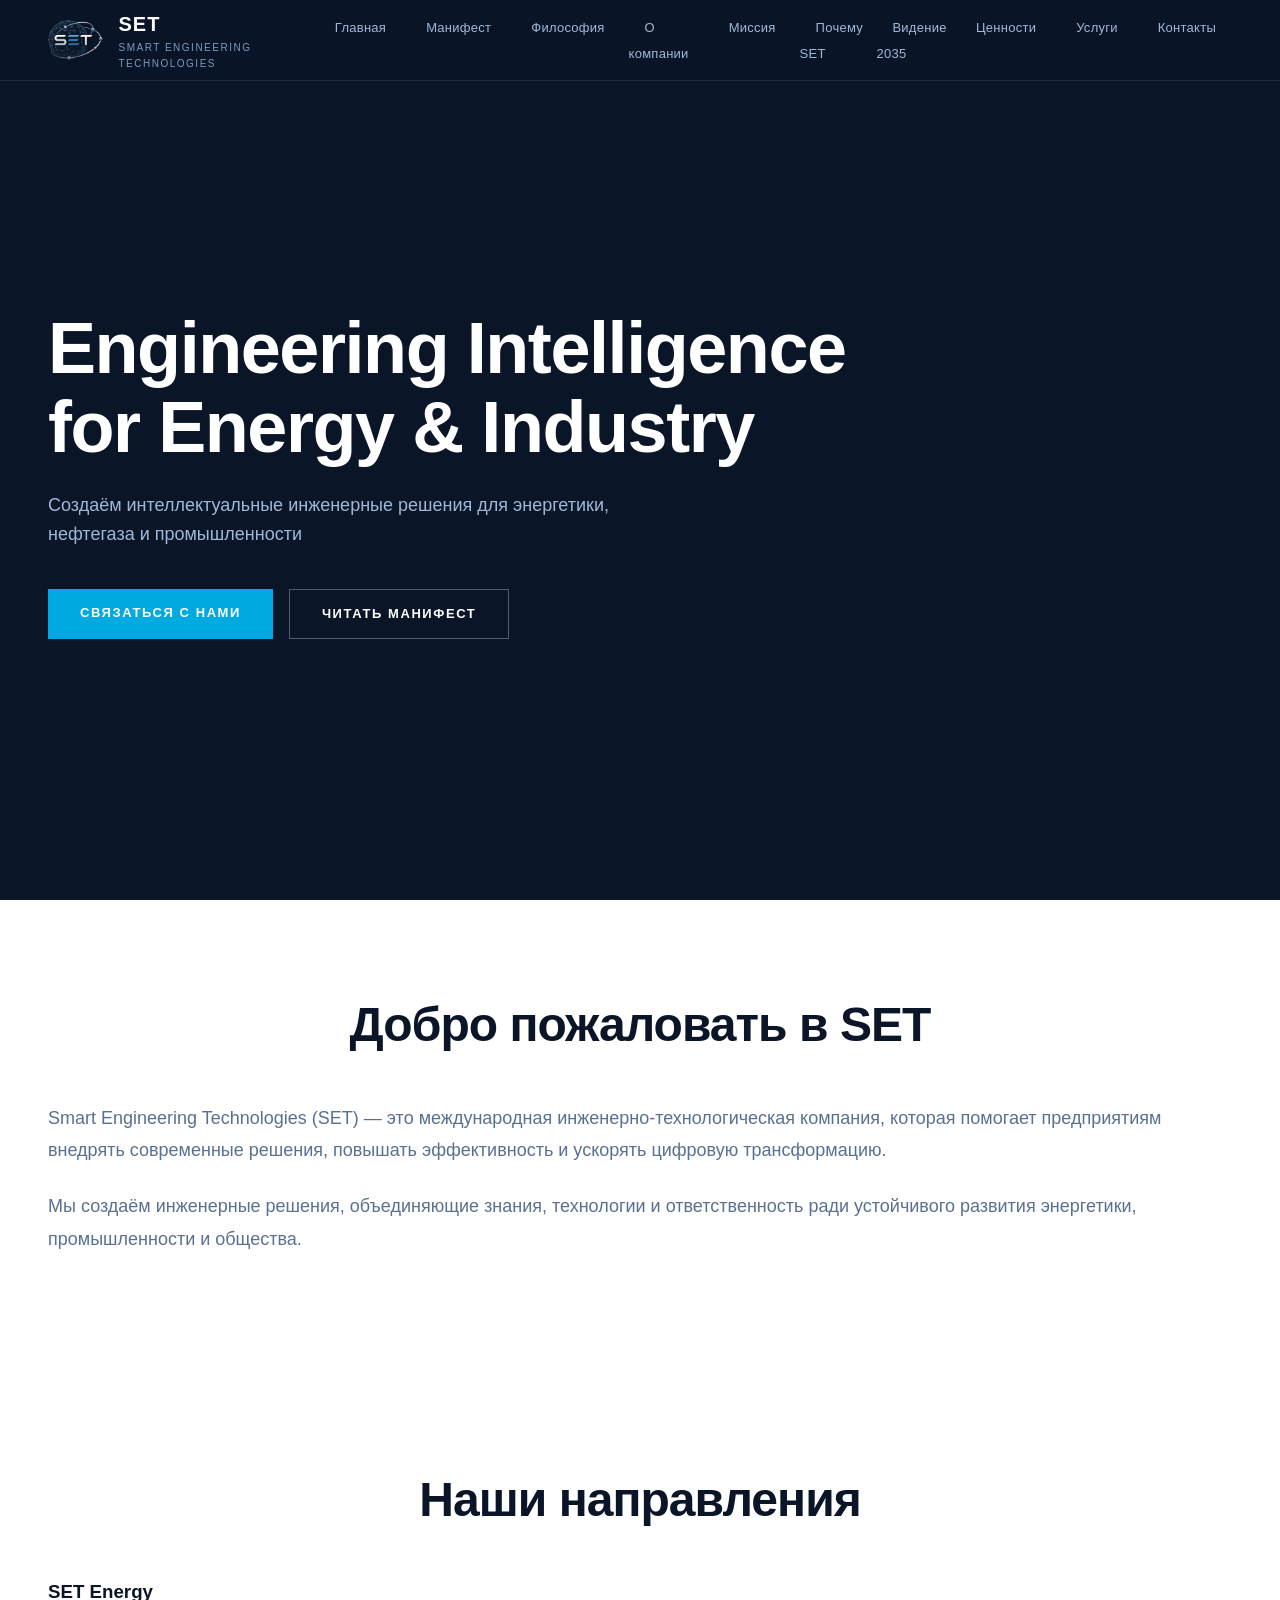
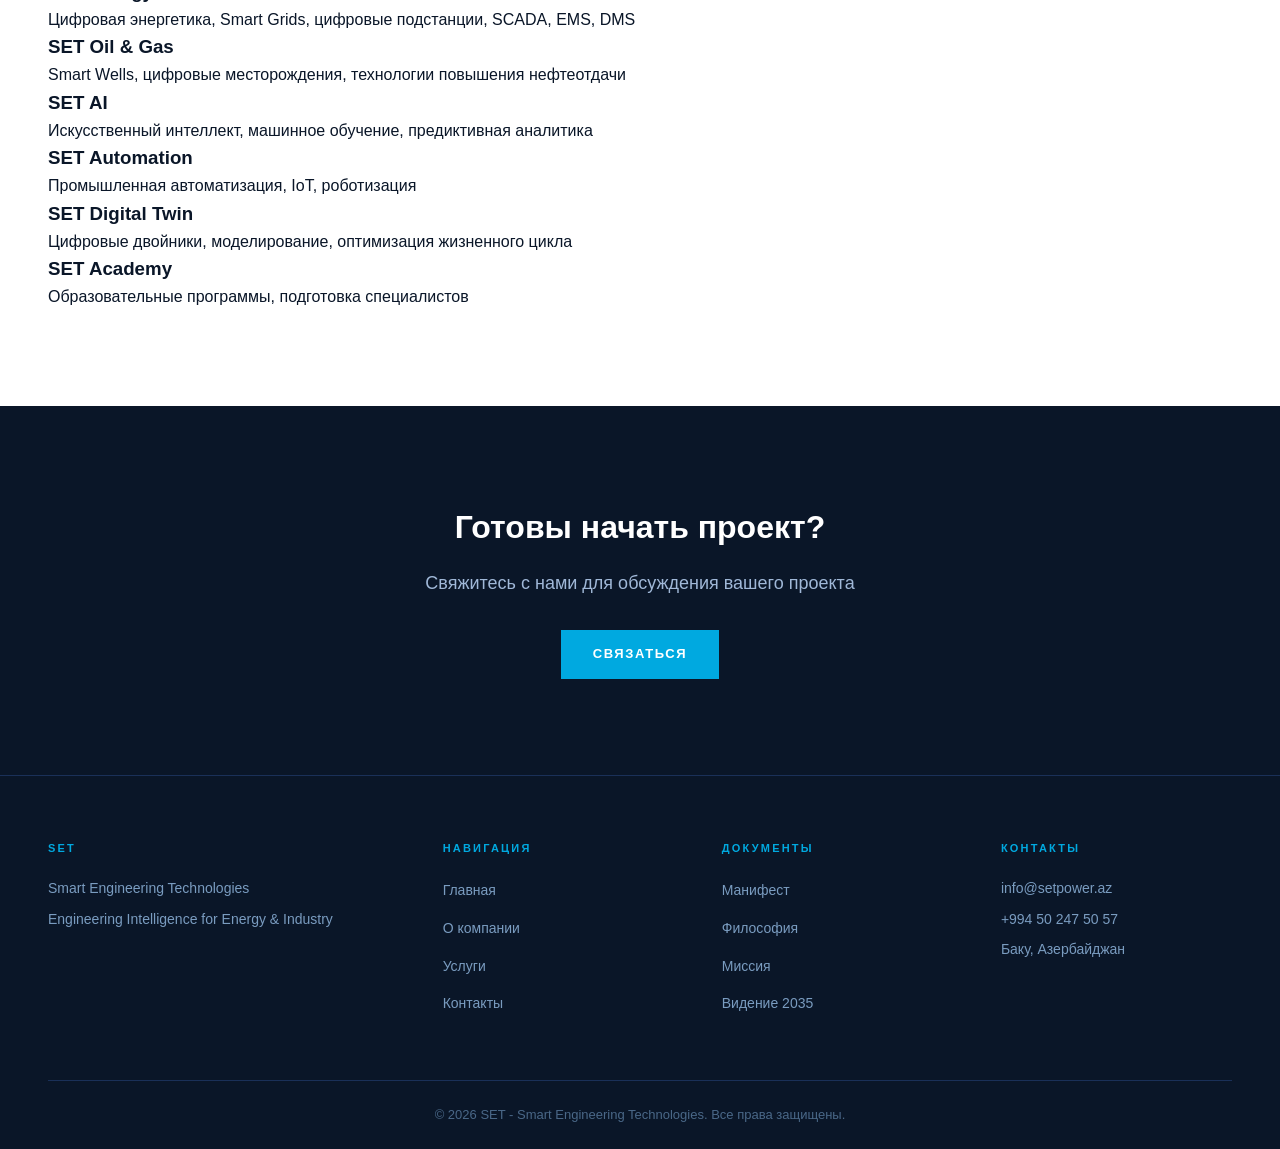
<file: index.html>
<!DOCTYPE html>
<html lang="ru">
<head>
    <meta charset="UTF-8">
    <meta name="viewport" content="width=device-width, initial-scale=1.0">
    <title>SET - Smart Engineering Technologies</title>
    <link rel="stylesheet" href="style.css">
</head>
<body>
    <!-- Navigation -->
    <nav class="navbar">
        <div class="container nav-container">
            <a href="index.html" class="logo">
                <img src="logo.png" alt="SET Logo" class="logo-img">
                <div class="logo-text">
                    <div class="logo-name">SET</div>
                    <div class="logo-subtitle">Smart Engineering Technologies</div>
                </div>
            </a>
            <button class="mobile-menu-btn" onclick="toggleMenu()">☰</button>
            <ul class="nav-links" id="navLinks">
                <li><a href="index.html">Главная</a></li>
                <li><a href="manifesto.html">Манифест</a></li>
                <li><a href="philosophy.html">Философия</a></li>
                <li><a href="about.html">О компании</a></li>
                <li><a href="mission.html">Миссия</a></li>
                <li><a href="why-set.html">Почему SET</a></li>
                <li><a href="vision-2035.html">Видение 2035</a></li>
                <li><a href="values.html">Ценности</a></li>
                <li><a href="services.html">Услуги</a></li>
                <li><a href="contact.html">Контакты</a></li>
            </ul>
        </div>
    </nav>

    <!-- Hero Section -->
    <section class="hero">
        <div class="hero-video-bg">
            <video autoplay muted loop playsinline>
                <source src="https://assets.mixkit.co/videos/preview/mixkit-digital-animation-of-futuristic-devices-99786-large.mp4" type="video/mp4">
            </video>
            <div class="hero-overlay"></div>
        </div>
        <div class="container hero-content">
            <h1 class="hero-title">Engineering Intelligence<br>for Energy & Industry</h1>
            <p class="hero-subtitle">Создаём интеллектуальные инженерные решения для энергетики, нефтегаза и промышленности</p>
            <div class="hero-buttons">
                <a href="contact.html" class="btn btn-primary">Связаться с нами</a>
                <a href="manifesto.html" class="btn btn-secondary">Читать манифест</a>
            </div>
        </div>
    </section>

    <!-- Welcome Section -->
    <section class="section welcome-section">
        <div class="container">
            <h2 class="section-title">Добро пожаловать в SET</h2>
            <p class="section-text">
                Smart Engineering Technologies (SET) — это международная инженерно-технологическая компания, 
                которая помогает предприятиям внедрять современные решения, повышать эффективность и ускорять 
                цифровую трансформацию.
            </p>
            <p class="section-text">
                Мы создаём инженерные решения, объединяющие знания, технологии и ответственность ради 
                устойчивого развития энергетики, промышленности и общества.
            </p>
        </div>
    </section>

    <!-- Key Directions -->
    <section class="section directions-section">
        <div class="container">
            <h2 class="section-title">Наши направления</h2>
            <div class="directions-grid">
                <div class="direction-card">
                    <h3>SET Energy</h3>
                    <p>Цифровая энергетика, Smart Grids, цифровые подстанции, SCADA, EMS, DMS</p>
                </div>
                <div class="direction-card">
                    <h3>SET Oil & Gas</h3>
                    <p>Smart Wells, цифровые месторождения, технологии повышения нефтеотдачи</p>
                </div>
                <div class="direction-card">
                    <h3>SET AI</h3>
                    <p>Искусственный интеллект, машинное обучение, предиктивная аналитика</p>
                </div>
                <div class="direction-card">
                    <h3>SET Automation</h3>
                    <p>Промышленная автоматизация, IoT, роботизация</p>
                </div>
                <div class="direction-card">
                    <h3>SET Digital Twin</h3>
                    <p>Цифровые двойники, моделирование, оптимизация жизненного цикла</p>
                </div>
                <div class="direction-card">
                    <h3>SET Academy</h3>
                    <p>Образовательные программы, подготовка специалистов</p>
                </div>
            </div>
        </div>
    </section>

    <!-- Call to Action -->
    <section class="section cta-section">
        <div class="container">
            <h2 class="cta-title">Готовы начать проект?</h2>
            <p class="cta-text">Свяжитесь с нами для обсуждения вашего проекта</p>
            <a href="contact.html" class="btn btn-primary">Связаться</a>
        </div>
    </section>

    <!-- Footer -->
    <footer class="footer">
        <div class="container">
            <div class="footer-content">
                <div class="footer-section">
                    <h4>SET</h4>
                    <p>Smart Engineering Technologies</p>
                    <p>Engineering Intelligence for Energy & Industry</p>
                </div>
                <div class="footer-section">
                    <h4>Навигация</h4>
                    <ul>
                        <li><a href="index.html">Главная</a></li>
                        <li><a href="about.html">О компании</a></li>
                        <li><a href="services.html">Услуги</a></li>
                        <li><a href="contact.html">Контакты</a></li>
                    </ul>
                </div>
                <div class="footer-section">
                    <h4>Документы</h4>
                    <ul>
                        <li><a href="manifesto.html">Манифест</a></li>
                        <li><a href="philosophy.html">Философия</a></li>
                        <li><a href="mission.html">Миссия</a></li>
                        <li><a href="vision-2035.html">Видение 2035</a></li>
                    </ul>
                </div>
                <div class="footer-section">
                    <h4>Контакты</h4>
                    <p>info@setpower.az</p>
                    <p>+994 50 247 50 57</p>
                    <p>Баку, Азербайджан</p>
                </div>
            </div>
            <div class="footer-bottom">
                <p>&copy; 2026 SET - Smart Engineering Technologies. Все права защищены.</p>
            </div>
        </div>
    </footer>

    <script src="script.js"></script>
</body>
</html>
</file>
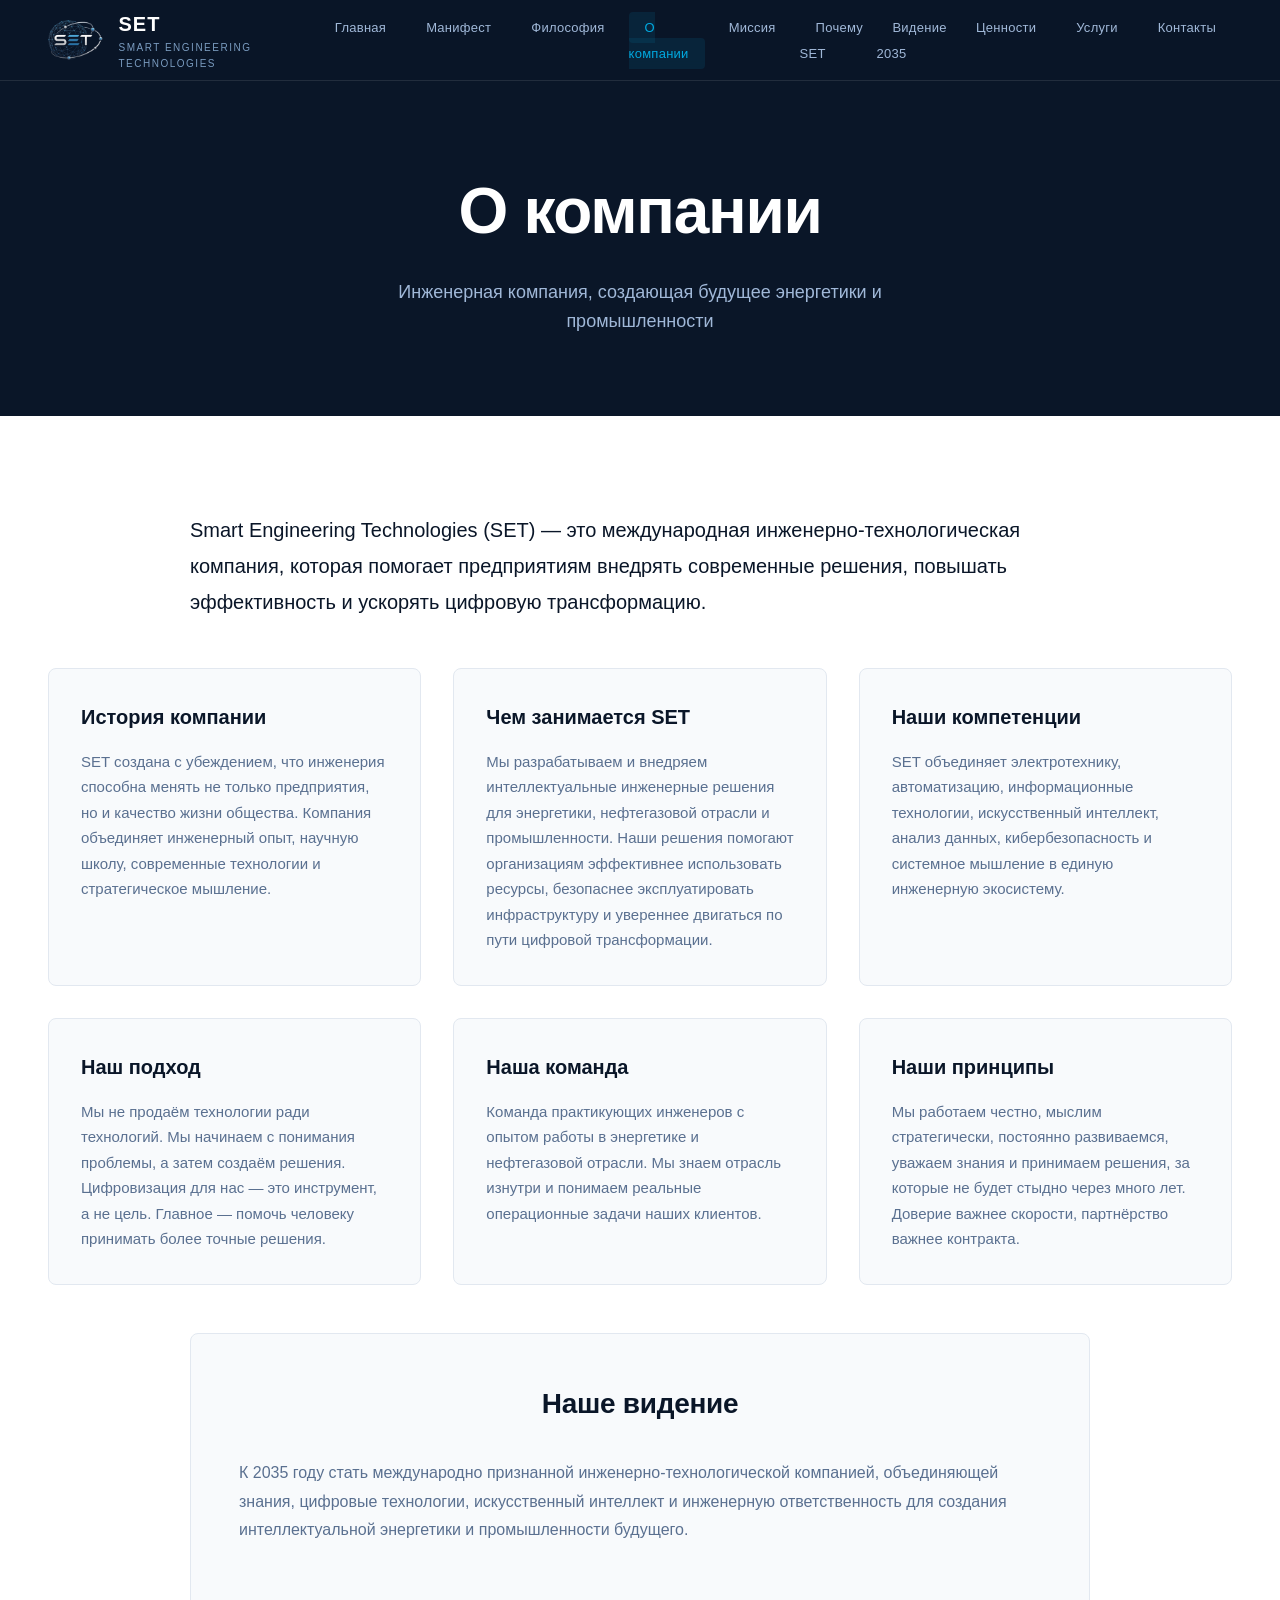
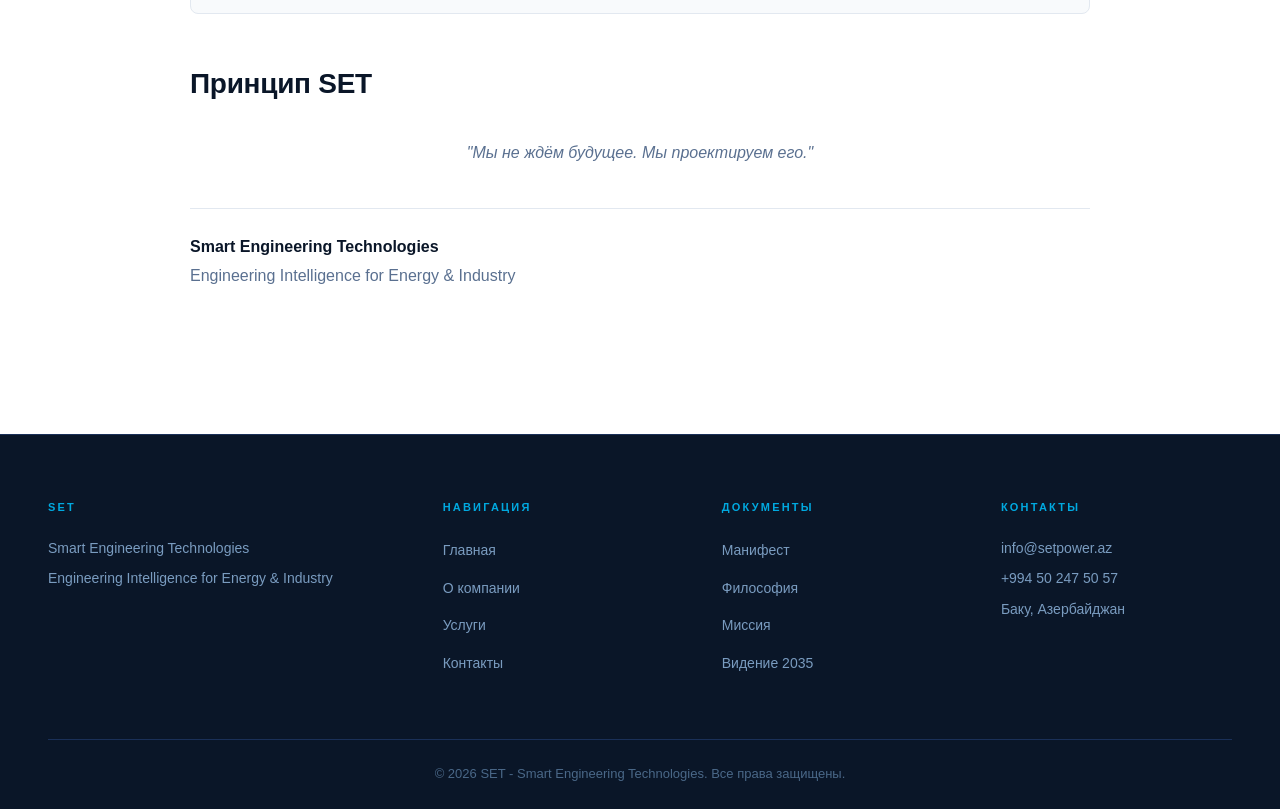
<file: about.html>
<!DOCTYPE html>
<html lang="ru">
<head>
    <meta charset="UTF-8">
    <meta name="viewport" content="width=device-width, initial-scale=1.0">
    <title>О компании SET - Smart Engineering Technologies</title>
    <link rel="stylesheet" href="style.css">
</head>
<body>
    <nav class="navbar">
        <div class="container nav-container">
            <a href="index.html" class="logo">
                <img src="logo.png" alt="SET Logo" class="logo-img">
                <div class="logo-text">
                    <div class="logo-name">SET</div>
                    <div class="logo-subtitle">Smart Engineering Technologies</div>
                </div>
            </a>
            <button class="mobile-menu-btn" onclick="toggleMenu()">☰</button>
            <ul class="nav-links" id="navLinks">
                <li><a href="index.html">Главная</a></li>
                <li><a href="manifesto.html">Манифест</a></li>
                <li><a href="philosophy.html">Философия</a></li>
                <li><a href="about.html" class="active">О компании</a></li>
                <li><a href="mission.html">Миссия</a></li>
                <li><a href="why-set.html">Почему SET</a></li>
                <li><a href="vision-2035.html">Видение 2035</a></li>
                <li><a href="values.html">Ценности</a></li>
                <li><a href="services.html">Услуги</a></li>
                <li><a href="contact.html">Контакты</a></li>
            </ul>
        </div>
    </nav>

    <section class="page-hero">
        <div class="container">
            <h1>О компании</h1>
            <p class="hero-subtitle">Инженерная компания, создающая будущее энергетики и промышленности</p>
        </div>
    </section>

    <section class="section content-section">
        <div class="container">
            <div class="content-block">
                <p class="lead-text">
                    Smart Engineering Technologies (SET) — это международная инженерно-технологическая компания, 
                    которая помогает предприятиям внедрять современные решения, повышать эффективность и ускорять 
                    цифровую трансформацию.
                </p>
            </div>

            <div class="about-grid">
                <div class="about-item">
                    <h3>История компании</h3>
                    <p>SET создана с убеждением, что инженерия способна менять не только предприятия, но и качество жизни общества. Компания объединяет инженерный опыт, научную школу, современные технологии и стратегическое мышление.</p>
                </div>

                <div class="about-item">
                    <h3>Чем занимается SET</h3>
                    <p>Мы разрабатываем и внедряем интеллектуальные инженерные решения для энергетики, нефтегазовой отрасли и промышленности. Наши решения помогают организациям эффективнее использовать ресурсы, безопаснее эксплуатировать инфраструктуру и увереннее двигаться по пути цифровой трансформации.</p>
                </div>

                <div class="about-item">
                    <h3>Наши компетенции</h3>
                    <p>SET объединяет электротехнику, автоматизацию, информационные технологии, искусственный интеллект, анализ данных, кибербезопасность и системное мышление в единую инженерную экосистему.</p>
                </div>

                <div class="about-item">
                    <h3>Наш подход</h3>
                    <p>Мы не продаём технологии ради технологий. Мы начинаем с понимания проблемы, а затем создаём решения. Цифровизация для нас — это инструмент, а не цель. Главное — помочь человеку принимать более точные решения.</p>
                </div>

                <div class="about-item">
                    <h3>Наша команда</h3>
                    <p>Команда практикующих инженеров с опытом работы в энергетике и нефтегазовой отрасли. Мы знаем отрасль изнутри и понимаем реальные операционные задачи наших клиентов.</p>
                </div>

                <div class="about-item">
                    <h3>Наши принципы</h3>
                    <p>Мы работаем честно, мыслим стратегически, постоянно развиваемся, уважаем знания и принимаем решения, за которые не будет стыдно через много лет. Доверие важнее скорости, партнёрство важнее контракта.</p>
                </div>
            </div>

            <div class="content-block highlight-block">
                <h2>Наше видение</h2>
                <p>К 2035 году стать международно признанной инженерно-технологической компанией, объединяющей знания, цифровые технологии, искусственный интеллект и инженерную ответственность для создания интеллектуальной энергетики и промышленности будущего.</p>
            </div>

            <div class="content-block">
                <h2>Принцип SET</h2>
                <p class="manifesto-principle">"Мы не ждём будущее. Мы проектируем его."</p>
                <p class="signature">
                    <strong>Smart Engineering Technologies</strong><br>
                    Engineering Intelligence for Energy & Industry
                </p>
            </div>
        </div>
    </section>

    <footer class="footer">
        <div class="container">
            <div class="footer-content">
                <div class="footer-section">
                    <h4>SET</h4>
                    <p>Smart Engineering Technologies</p>
                    <p>Engineering Intelligence for Energy & Industry</p>
                </div>
                <div class="footer-section">
                    <h4>Навигация</h4>
                    <ul>
                        <li><a href="index.html">Главная</a></li>
                        <li><a href="about.html">О компании</a></li>
                        <li><a href="services.html">Услуги</a></li>
                        <li><a href="contact.html">Контакты</a></li>
                    </ul>
                </div>
                <div class="footer-section">
                    <h4>Документы</h4>
                    <ul>
                        <li><a href="manifesto.html">Манифест</a></li>
                        <li><a href="philosophy.html">Философия</a></li>
                        <li><a href="mission.html">Миссия</a></li>
                        <li><a href="vision-2035.html">Видение 2035</a></li>
                    </ul>
                </div>
                <div class="footer-section">
                    <h4>Контакты</h4>
                    <p>info@setpower.az</p>
                    <p>+994 50 247 50 57</p>
                    <p>Баку, Азербайджан</p>
                </div>
            </div>
            <div class="footer-bottom">
                <p>&copy; 2026 SET - Smart Engineering Technologies. Все права защищены.</p>
            </div>
        </div>
    </footer>

    <script src="script.js"></script>
</body>
</html>
</file>
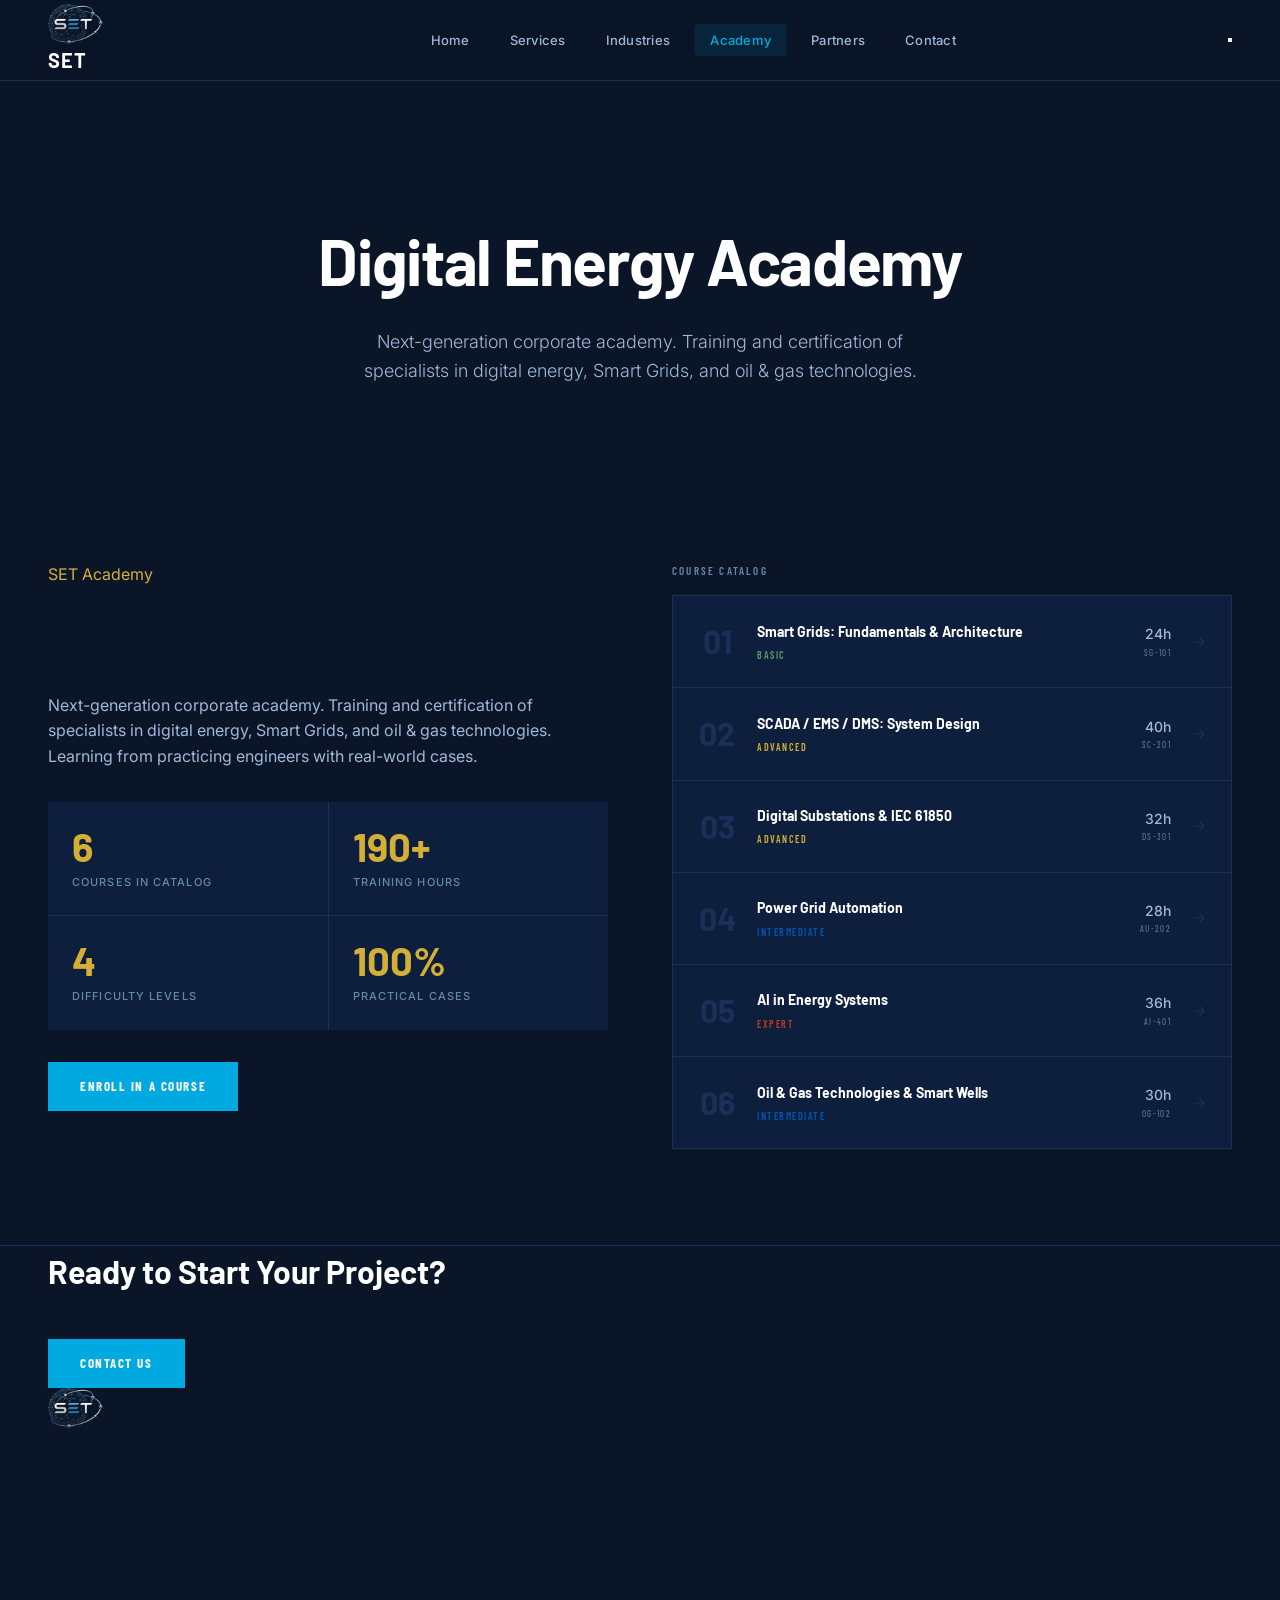
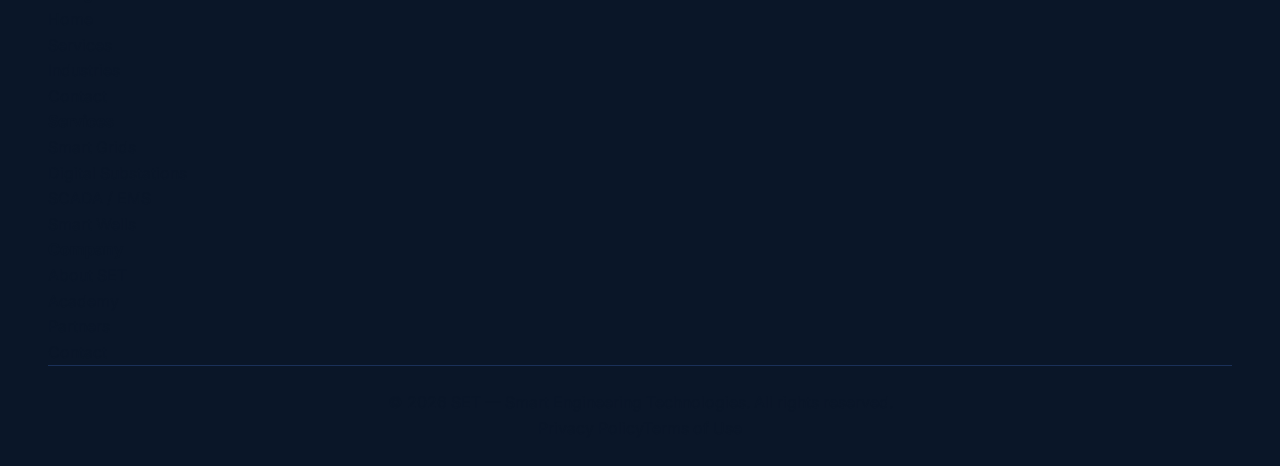
<file: academy.html>
<!DOCTYPE html>
<html lang="en">
<head>
    <meta charset="UTF-8">
    <meta name="viewport" content="width=device-width, initial-scale=1.0">
    <title>Academy - SET Smart Engineering Technologies</title>
    <link rel="preconnect" href="https://fonts.googleapis.com">
    <link href="https://fonts.googleapis.com/css2?family=Inter:wght@300;400;500;600&family=Barlow:wght@400;500;600;700&family=Barlow+Condensed:wght@500;600;700&display=swap" rel="stylesheet">
    <link rel="stylesheet" href="style.css">
    <style>
        .page-hero { background: #0A1628; padding: 160px 0 80px; text-align: center; }
        .page-hero h1 { font-family: 'Barlow', sans-serif; font-weight: 700; font-size: clamp(2.5rem,5vw,4rem); color: #fff; letter-spacing: -0.02em; }
        .page-hero p { color: #A0B8D8; font-size: 18px; max-width: 600px; margin: 16px auto 0; font-weight: 300; }
        .academy-grid { display: grid; grid-template-columns: 1fr 1fr; gap: 64px; align-items: start; }
        @media (max-width: 900px) { .academy-grid { grid-template-columns: 1fr; } }
        .academy-stats { display: grid; grid-template-columns: repeat(2, 1fr); gap: 1px; background: #1A3058; margin: 32px 0; }
        .academy-stat { background: #0D1F3C; padding: 24px; }
        .academy-stat-num { font-family: 'Barlow', sans-serif; font-weight: 700; font-size: 2.5rem; color: #D4AF37; line-height: 1; }
        .academy-stat-label { color: #6888A8; font-size: 11px; font-weight: 500; margin-top: 8px; text-transform: uppercase; letter-spacing: 0.1em; }
        .course-list { border: 1px solid #1A3058; }
        .course-item { display: flex; align-items: center; gap: 20px; padding: 20px 24px; background: #0D1F3C; border-bottom: 1px solid #1A3058; transition: background 0.3s; cursor: pointer; }
        .course-item:last-child { border-bottom: none; }
        .course-item:hover { background: #122352; }
        .course-num { font-family: 'Barlow', sans-serif; font-weight: 700; font-size: 2rem; color: #1A3058; width: 40px; text-align: center; flex-shrink: 0; }
        .course-info { flex: 1; }
        .course-title { font-family: 'Barlow', sans-serif; font-weight: 700; font-size: 14px; color: #fff; margin-bottom: 4px; }
        .course-item:hover .course-title { color: #00A9E0; }
        .course-level { font-family: 'Barlow Condensed', sans-serif; font-size: 10px; letter-spacing: 0.15em; text-transform: uppercase; font-weight: 600; }
        .course-meta { text-align: right; flex-shrink: 0; }
        .course-duration { color: #A0B8D8; font-size: 14px; font-weight: 500; }
        .course-code { font-family: 'Barlow Condensed', sans-serif; font-size: 9px; letter-spacing: 0.15em; text-transform: uppercase; color: #6888A8; }
        .course-arrow { color: #1A3058; flex-shrink: 0; transition: color 0.3s; }
        .course-item:hover .course-arrow { color: #00A9E0; }
    </style>
</head>
<body>
    <nav class="navbar" id="navbar">
        <div class="nav-container">
            <a href="index.html" class="nav-logo"><img src="logo.png" alt="SET" class="logo-img"><div class="logo-text"><span class="logo-name">SET</span><span class="logo-sub">Smart Engineering Technologies</span></div></a>
            <ul class="nav-links" id="navLinks"><li><a href="index.html">Home</a></li><li><a href="services.html">Services</a></li><li><a href="industries.html">Industries</a></li><li><a href="academy.html" class="active">Academy</a></li><li><a href="partners.html">Partners</a></li><li><a href="contact.html">Contact</a></li></ul>
            <a href="contact.html" class="nav-cta">Contact Us</a>
            <button class="nav-toggle" id="navToggle" aria-label="Menu"><span></span><span></span><span></span></button>
        </div>
    </nav>

    <div class="page-hero">
        <div class="container">
            <div class="section-tag" style="justify-content:center;margin-bottom:24px;"><div class="tag-line"></div><span>SET Academy</span><div class="tag-line"></div></div>
            <h1>Digital Energy Academy</h1>
            <p>Next-generation corporate academy. Training and certification of specialists in digital energy, Smart Grids, and oil & gas technologies.</p>
        </div>
    </div>

    <section class="section" style="background:#0A1628;">
        <div class="container">
            <div class="academy-grid">
                <div class="fade-in">
                    <div class="section-tag"><div class="tag-line"></div><span style="color:#D4AF37;">SET Academy</span></div>
                    <h2 class="section-title light">Digital Energy Academy</h2>
                    <p class="section-desc" style="color:#A0B8D8;">Next-generation corporate academy. Training and certification of specialists in digital energy, Smart Grids, and oil & gas technologies. Learning from practicing engineers with real-world cases.</p>
                    <div class="academy-stats">
                        <div class="academy-stat"><div class="academy-stat-num">6</div><div class="academy-stat-label">Courses in catalog</div></div>
                        <div class="academy-stat"><div class="academy-stat-num">190+</div><div class="academy-stat-label">Training hours</div></div>
                        <div class="academy-stat"><div class="academy-stat-num">4</div><div class="academy-stat-label">Difficulty levels</div></div>
                        <div class="academy-stat"><div class="academy-stat-num">100%</div><div class="academy-stat-label">Practical cases</div></div>
                    </div>
                    <a href="contact.html" class="btn btn-primary" style="display:inline-block;">Enroll in a Course</a>
                </div>
                <div class="fade-in">
                    <div style="font-family:'Barlow Condensed',sans-serif;font-size:11px;letter-spacing:0.2em;text-transform:uppercase;color:#6888A8;font-weight:600;margin-bottom:16px;">Course Catalog</div>
                    <div class="course-list">
                        <div class="course-item"><span class="course-num">01</span><div class="course-info"><div class="course-title">Smart Grids: Fundamentals & Architecture</div><div class="course-level" style="color:#5A9C6E;">Basic</div></div><div class="course-meta"><div class="course-duration">24h</div><div class="course-code">SG-101</div></div><svg class="course-arrow" width="16" height="16" viewBox="0 0 16 16" fill="none"><path d="M3 8h10M9 4l4 4-4 4" stroke="currentColor" stroke-width="1.2" stroke-linecap="round"/></svg></div>
                        <div class="course-item"><span class="course-num">02</span><div class="course-info"><div class="course-title">SCADA / EMS / DMS: System Design</div><div class="course-level" style="color:#D4AF37;">Advanced</div></div><div class="course-meta"><div class="course-duration">40h</div><div class="course-code">SC-201</div></div><svg class="course-arrow" width="16" height="16" viewBox="0 0 16 16" fill="none"><path d="M3 8h10M9 4l4 4-4 4" stroke="currentColor" stroke-width="1.2" stroke-linecap="round"/></svg></div>
                        <div class="course-item"><span class="course-num">03</span><div class="course-info"><div class="course-title">Digital Substations & IEC 61850</div><div class="course-level" style="color:#D4AF37;">Advanced</div></div><div class="course-meta"><div class="course-duration">32h</div><div class="course-code">DS-301</div></div><svg class="course-arrow" width="16" height="16" viewBox="0 0 16 16" fill="none"><path d="M3 8h10M9 4l4 4-4 4" stroke="currentColor" stroke-width="1.2" stroke-linecap="round"/></svg></div>
                        <div class="course-item"><span class="course-num">04</span><div class="course-info"><div class="course-title">Power Grid Automation</div><div class="course-level" style="color:#0056B3;">Intermediate</div></div><div class="course-meta"><div class="course-duration">28h</div><div class="course-code">AU-202</div></div><svg class="course-arrow" width="16" height="16" viewBox="0 0 16 16" fill="none"><path d="M3 8h10M9 4l4 4-4 4" stroke="currentColor" stroke-width="1.2" stroke-linecap="round"/></svg></div>
                        <div class="course-item"><span class="course-num">05</span><div class="course-info"><div class="course-title">AI in Energy Systems</div><div class="course-level" style="color:#C0392B;">Expert</div></div><div class="course-meta"><div class="course-duration">36h</div><div class="course-code">AI-401</div></div><svg class="course-arrow" width="16" height="16" viewBox="0 0 16 16" fill="none"><path d="M3 8h10M9 4l4 4-4 4" stroke="currentColor" stroke-width="1.2" stroke-linecap="round"/></svg></div>
                        <div class="course-item"><span class="course-num">06</span><div class="course-info"><div class="course-title">Oil & Gas Technologies & Smart Wells</div><div class="course-level" style="color:#0056B3;">Intermediate</div></div><div class="course-meta"><div class="course-duration">30h</div><div class="course-code">OG-102</div></div><svg class="course-arrow" width="16" height="16" viewBox="0 0 16 16" fill="none"><path d="M3 8h10M9 4l4 4-4 4" stroke="currentColor" stroke-width="1.2" stroke-linecap="round"/></svg></div>
                    </div>
                </div>
            </div>
        </div>
    </section>

    <footer class="footer">
        <div class="footer-cta"><div class="container"><div class="cta-content"><div><h3 class="cta-title">Ready to Start Your Project?</h3><p class="cta-desc">Contact us — we'll respond within one business day.</p></div><div class="cta-buttons"><a href="contact.html" class="btn btn-primary">Contact Us</a><a href="contact.html" class="btn btn-outline-dark">Download Presentation</a></div></div></div></div>
        <div class="footer-main"><div class="container"><div class="footer-grid"><div class="footer-brand"><div class="footer-logo"><img src="logo.png" alt="SET" class="logo-img"><div><div class="footer-name">SET</div><div class="footer-sub">Smart Engineering Technologies</div></div></div><p class="footer-desc">International engineering company delivering intelligent solutions for energy, oil & gas, and industrial sectors.</p><div class="footer-contacts"><div><strong>Website:</strong> <a href="https://setpower.az">setpower.az</a></div><div><strong>Phone:</strong> <a href="tel:+994502475057">+994 50 247 50 57</a></div><div><strong>Email:</strong> <a href="mailto:info@setpower.az">info@setpower.az</a></div></div></div><div class="footer-col"><h4>Navigation</h4><ul><li><a href="index.html">Home</a></li><li><a href="services.html">Services</a></li><li><a href="industries.html">Industries</a></li><li><a href="contact.html">Contact</a></li></ul></div><div class="footer-col"><h4>Services</h4><ul><li><a href="services.html">Smart Grids</a></li><li><a href="services.html">Digital Substations</a></li><li><a href="services.html">SCADA / EMS</a></li><li><a href="services.html">Smart Wells</a></li></ul></div><div class="footer-col"><h4>Company</h4><ul><li><a href="index.html">About SET</a></li><li><a href="academy.html">Academy</a></li><li><a href="partners.html">Partners</a></li><li><a href="contact.html">Contact</a></li></ul></div></div><div class="footer-bottom"><div>© 2026 SET — Smart Engineering Technologies. All rights reserved.</div><div class="footer-links"><a href="#">Privacy Policy</a><a href="#">Terms of Use</a></div></div></div></div>
    </footer>
    <script src="script.js"></script>
</body>
</html>
</file>
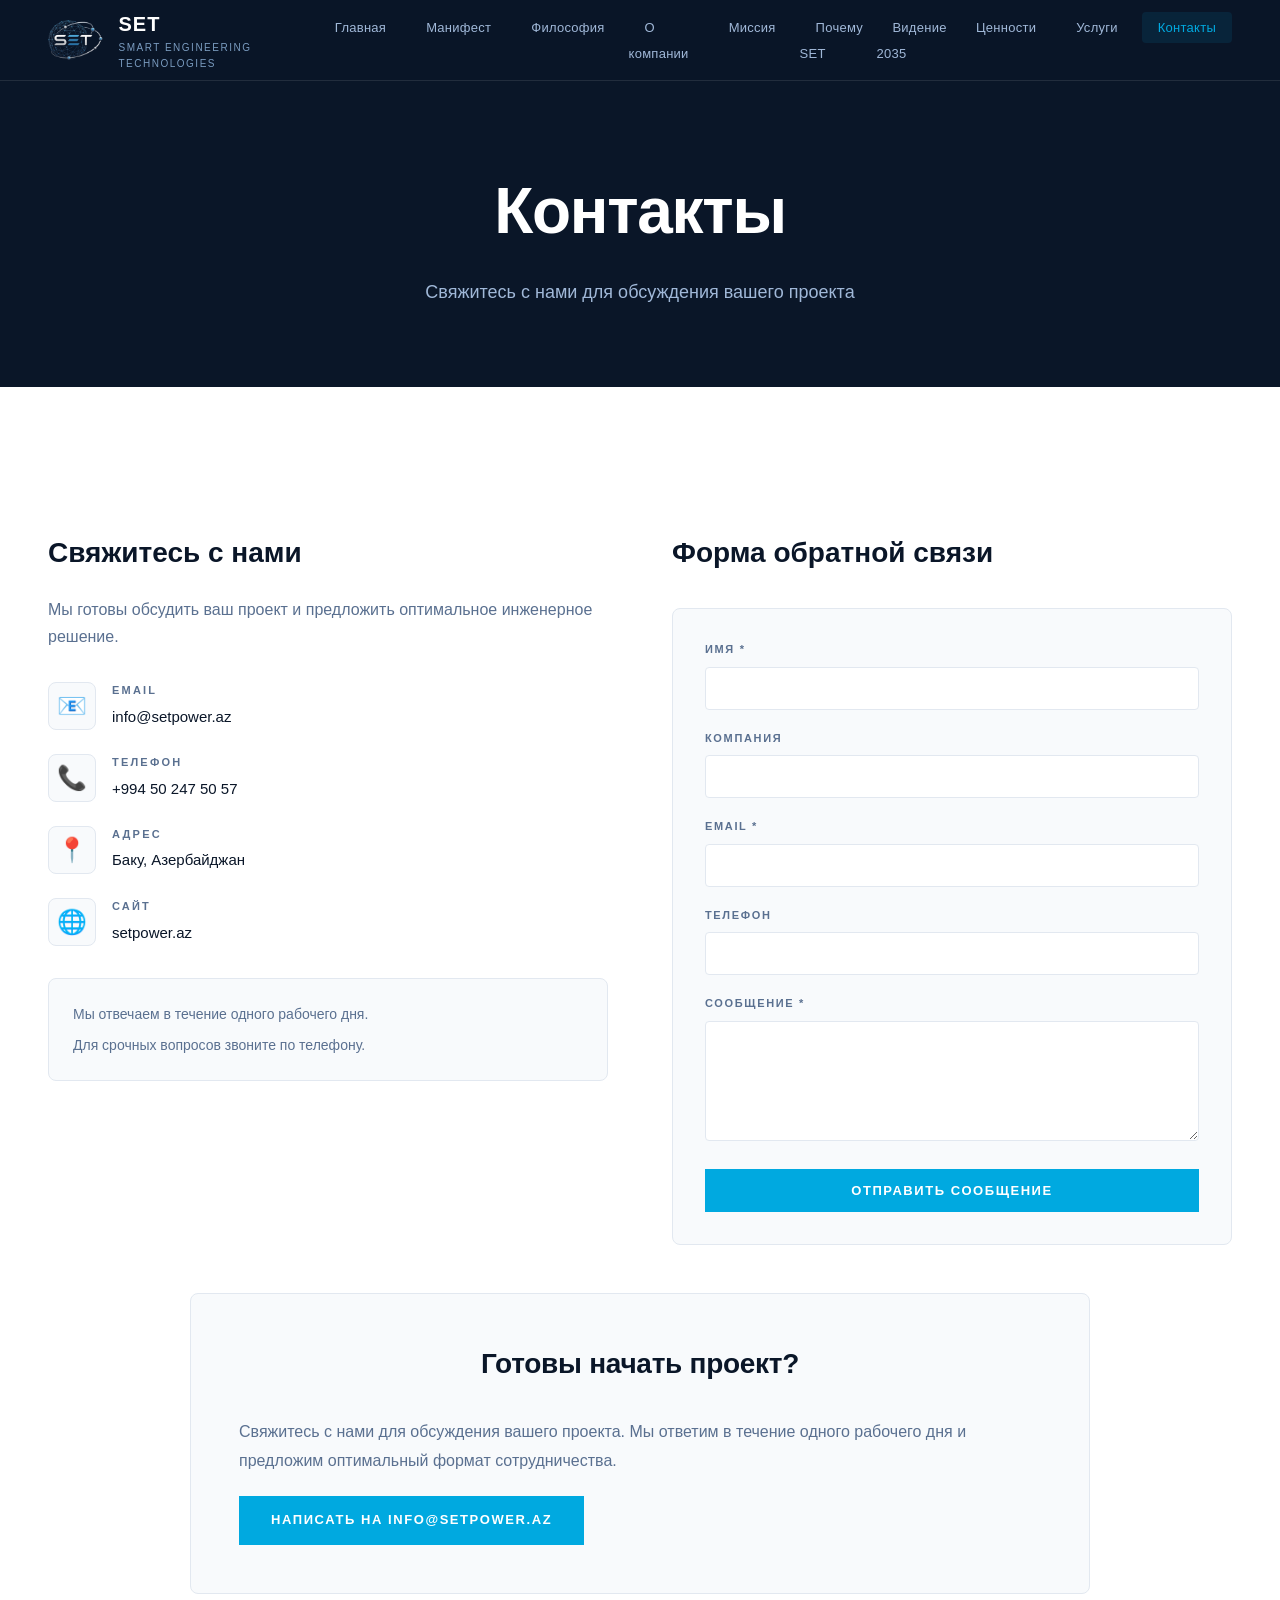
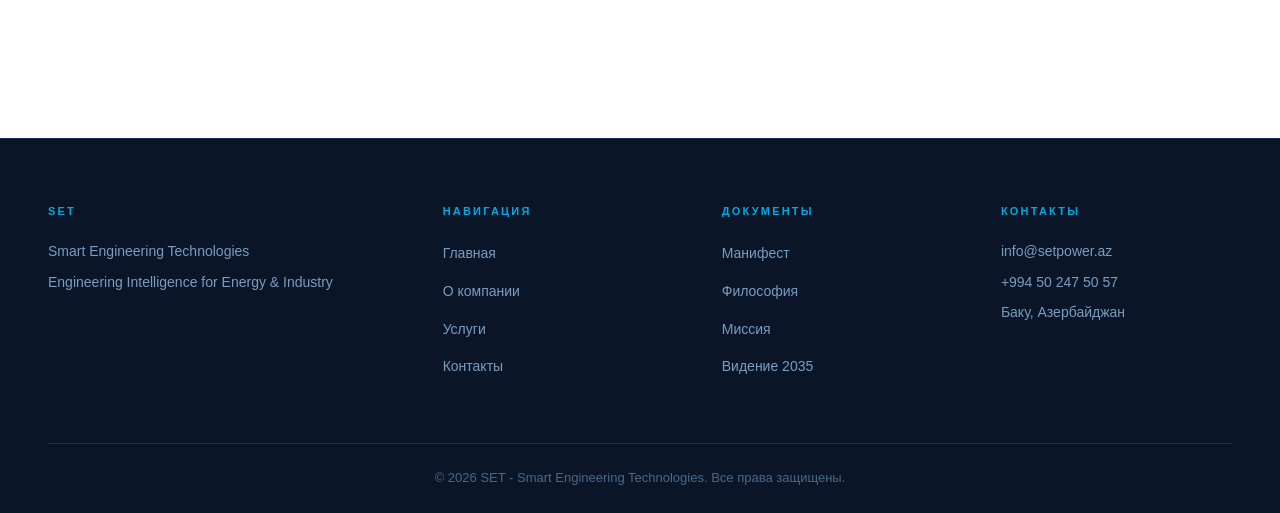
<file: contact.html>
<!DOCTYPE html>
<html lang="ru">
<head>
    <meta charset="UTF-8">
    <meta name="viewport" content="width=device-width, initial-scale=1.0">
    <title>Контакты SET - Smart Engineering Technologies</title>
    <link rel="stylesheet" href="style.css">
</head>
<body>
    <nav class="navbar">
        <div class="container nav-container">
            <a href="index.html" class="logo">
                <img src="logo.png" alt="SET Logo" class="logo-img">
                <div class="logo-text">
                    <div class="logo-name">SET</div>
                    <div class="logo-subtitle">Smart Engineering Technologies</div>
                </div>
            </a>
            <button class="mobile-menu-btn" onclick="toggleMenu()">☰</button>
            <ul class="nav-links" id="navLinks">
                <li><a href="index.html">Главная</a></li>
                <li><a href="manifesto.html">Манифест</a></li>
                <li><a href="philosophy.html">Философия</a></li>
                <li><a href="about.html">О компании</a></li>
                <li><a href="mission.html">Миссия</a></li>
                <li><a href="why-set.html">Почему SET</a></li>
                <li><a href="vision-2035.html">Видение 2035</a></li>
                <li><a href="values.html">Ценности</a></li>
                <li><a href="services.html">Услуги</a></li>
                <li><a href="contact.html" class="active">Контакты</a></li>
            </ul>
        </div>
    </nav>

    <section class="page-hero">
        <div class="container">
            <h1>Контакты</h1>
            <p class="hero-subtitle">Свяжитесь с нами для обсуждения вашего проекта</p>
        </div>
    </section>

    <section class="section content-section">
        <div class="container">
            <div class="contact-grid">
                <div class="contact-info">
                    <h2>Свяжитесь с нами</h2>
                    <p>Мы готовы обсудить ваш проект и предложить оптимальное инженерное решение.</p>
                    
                    <div class="contact-details">
                        <div class="contact-item">
                            <div class="contact-icon">📧</div>
                            <div>
                                <h4>Email</h4>
                                <a href="mailto:info@setpower.az">info@setpower.az</a>
                            </div>
                        </div>

                        <div class="contact-item">
                            <div class="contact-icon">📞</div>
                            <div>
                                <h4>Телефон</h4>
                                <a href="tel:+994502475057">+994 50 247 50 57</a>
                            </div>
                        </div>

                        <div class="contact-item">
                            <div class="contact-icon">📍</div>
                            <div>
                                <h4>Адрес</h4>
                                <p>Баку, Азербайджан</p>
                            </div>
                        </div>

                        <div class="contact-item">
                            <div class="contact-icon">🌐</div>
                            <div>
                                <h4>Сайт</h4>
                                <a href="https://setpower.az" target="_blank">setpower.az</a>
                            </div>
                        </div>
                    </div>

                    <div class="contact-message">
                        <p>Мы отвечаем в течение одного рабочего дня.</p>
                        <p>Для срочных вопросов звоните по телефону.</p>
                    </div>
                </div>

                <div class="contact-form-wrapper">
                    <h2>Форма обратной связи</h2>
                    <form class="contact-form" onsubmit="handleSubmit(event)">
                        <div class="form-group">
                            <label for="name">Имя *</label>
                            <input type="text" id="name" name="name" required>
                        </div>

                        <div class="form-group">
                            <label for="company">Компания</label>
                            <input type="text" id="company" name="company">
                        </div>

                        <div class="form-group">
                            <label for="email">Email *</label>
                            <input type="email" id="email" name="email" required>
                        </div>

                        <div class="form-group">
                            <label for="phone">Телефон</label>
                            <input type="tel" id="phone" name="phone">
                        </div>

                        <div class="form-group">
                            <label for="message">Сообщение *</label>
                            <textarea id="message" name="message" rows="5" required></textarea>
                        </div>

                        <button type="submit" class="btn btn-primary">Отправить сообщение</button>
                    </form>
                </div>
            </div>

            <div class="content-block highlight-block">
                <h2>Готовы начать проект?</h2>
                <p>Свяжитесь с нами для обсуждения вашего проекта. Мы ответим в течение одного рабочего дня и предложим оптимальный формат сотрудничества.</p>
                <a href="mailto:info@setpower.az" class="btn btn-primary">Написать на info@setpower.az</a>
            </div>
        </div>
    </section>

    <footer class="footer">
        <div class="container">
            <div class="footer-content">
                <div class="footer-section">
                    <h4>SET</h4>
                    <p>Smart Engineering Technologies</p>
                    <p>Engineering Intelligence for Energy & Industry</p>
                </div>
                <div class="footer-section">
                    <h4>Навигация</h4>
                    <ul>
                        <li><a href="index.html">Главная</a></li>
                        <li><a href="about.html">О компании</a></li>
                        <li><a href="services.html">Услуги</a></li>
                        <li><a href="contact.html">Контакты</a></li>
                    </ul>
                </div>
                <div class="footer-section">
                    <h4>Документы</h4>
                    <ul>
                        <li><a href="manifesto.html">Манифест</a></li>
                        <li><a href="philosophy.html">Философия</a></li>
                        <li><a href="mission.html">Миссия</a></li>
                        <li><a href="vision-2035.html">Видение 2035</a></li>
                    </ul>
                </div>
                <div class="footer-section">
                    <h4>Контакты</h4>
                    <p>info@setpower.az</p>
                    <p>+994 50 247 50 57</p>
                    <p>Баку, Азербайджан</p>
                </div>
            </div>
            <div class="footer-bottom">
                <p>&copy; 2026 SET - Smart Engineering Technologies. Все права защищены.</p>
            </div>
        </div>
    </footer>

    <script src="script.js"></script>
</body>
</html>
</file>
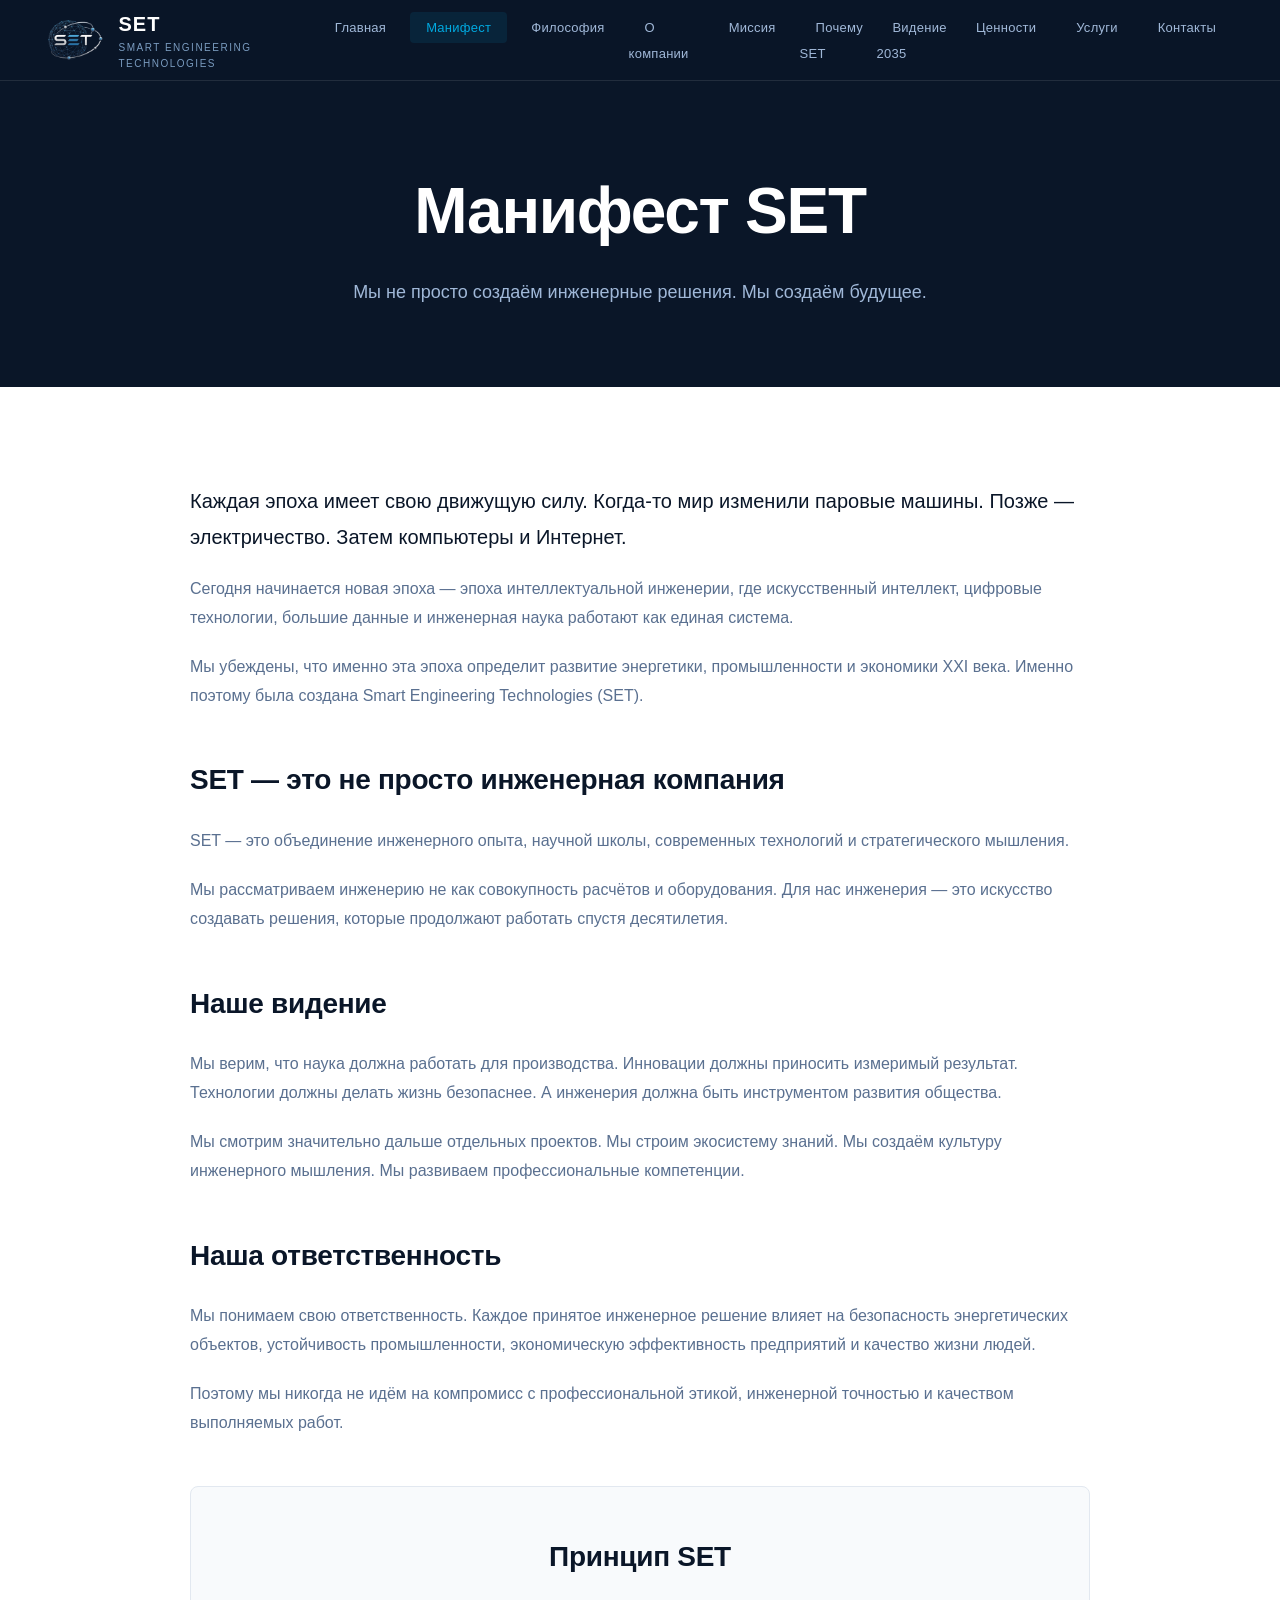
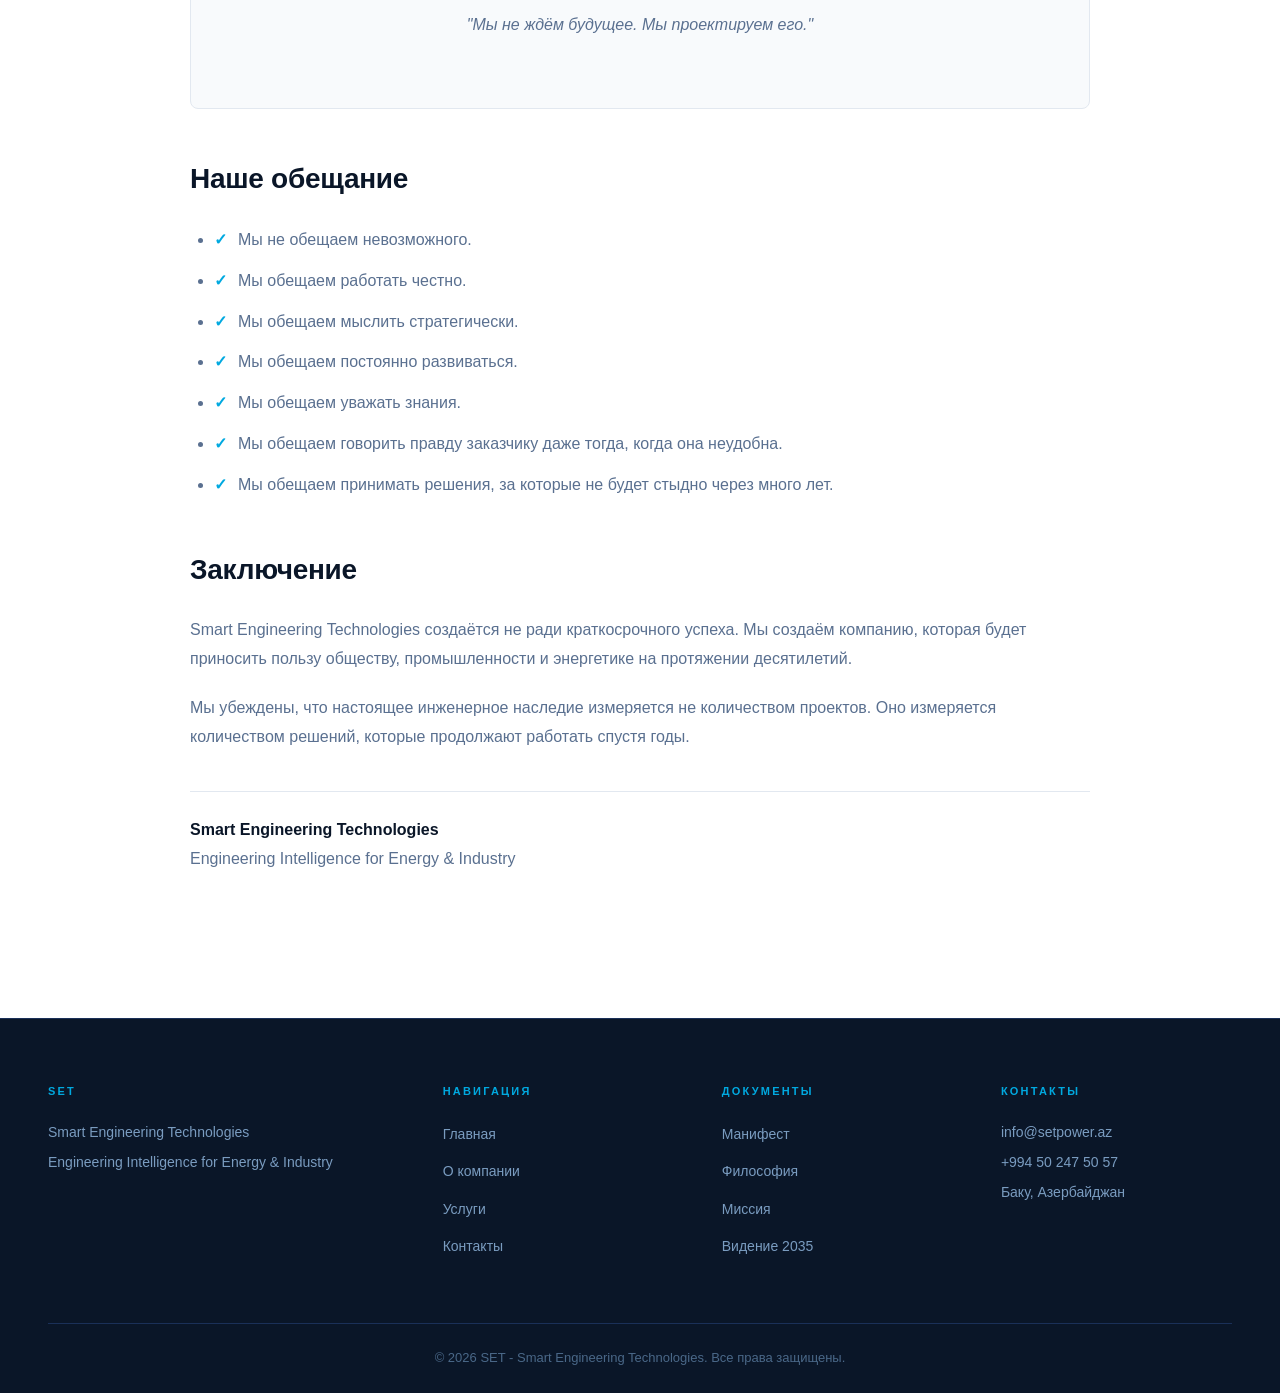
<file: manifesto.html>
<!DOCTYPE html>
<html lang="ru">
<head>
    <meta charset="UTF-8">
    <meta name="viewport" content="width=device-width, initial-scale=1.0">
    <title>Манифест SET - Smart Engineering Technologies</title>
    <link rel="stylesheet" href="style.css">
</head>
<body>
    <nav class="navbar">
        <div class="container nav-container">
            <a href="index.html" class="logo">
                <img src="logo.png" alt="SET Logo" class="logo-img">
                <div class="logo-text">
                    <div class="logo-name">SET</div>
                    <div class="logo-subtitle">Smart Engineering Technologies</div>
                </div>
            </a>
            <button class="mobile-menu-btn" onclick="toggleMenu()">☰</button>
            <ul class="nav-links" id="navLinks">
                <li><a href="index.html">Главная</a></li>
                <li><a href="manifesto.html" class="active">Манифест</a></li>
                <li><a href="philosophy.html">Философия</a></li>
                <li><a href="about.html">О компании</a></li>
                <li><a href="mission.html">Миссия</a></li>
                <li><a href="why-set.html">Почему SET</a></li>
                <li><a href="vision-2035.html">Видение 2035</a></li>
                <li><a href="values.html">Ценности</a></li>
                <li><a href="services.html">Услуги</a></li>
                <li><a href="contact.html">Контакты</a></li>
            </ul>
        </div>
    </nav>

    <section class="page-hero">
        <div class="container">
            <h1>Манифест SET</h1>
            <p class="hero-subtitle">Мы не просто создаём инженерные решения. Мы создаём будущее.</p>
        </div>
    </section>

    <section class="section content-section">
        <div class="container">
            <div class="content-block">
                <p class="lead-text">
                    Каждая эпоха имеет свою движущую силу. Когда-то мир изменили паровые машины. 
                    Позже — электричество. Затем компьютеры и Интернет.
                </p>
                <p>
                    Сегодня начинается новая эпоха — эпоха интеллектуальной инженерии, где искусственный интеллект, 
                    цифровые технологии, большие данные и инженерная наука работают как единая система.
                </p>
                <p>
                    Мы убеждены, что именно эта эпоха определит развитие энергетики, промышленности и экономики XXI века. 
                    Именно поэтому была создана Smart Engineering Technologies (SET).
                </p>
            </div>

            <div class="content-block">
                <h2>SET — это не просто инженерная компания</h2>
                <p>
                    SET — это объединение инженерного опыта, научной школы, современных технологий и стратегического мышления.
                </p>
                <p>
                    Мы рассматриваем инженерию не как совокупность расчётов и оборудования. Для нас инженерия — это искусство 
                    создавать решения, которые продолжают работать спустя десятилетия.
                </p>
            </div>

            <div class="content-block">
                <h2>Наше видение</h2>
                <p>
                    Мы верим, что наука должна работать для производства. Инновации должны приносить измеримый результат. 
                    Технологии должны делать жизнь безопаснее. А инженерия должна быть инструментом развития общества.
                </p>
                <p>
                    Мы смотрим значительно дальше отдельных проектов. Мы строим экосистему знаний. Мы создаём культуру 
                    инженерного мышления. Мы развиваем профессиональные компетенции.
                </p>
            </div>

            <div class="content-block">
                <h2>Наша ответственность</h2>
                <p>
                    Мы понимаем свою ответственность. Каждое принятое инженерное решение влияет на безопасность 
                    энергетических объектов, устойчивость промышленности, экономическую эффективность предприятий 
                    и качество жизни людей.
                </p>
                <p>
                    Поэтому мы никогда не идём на компромисс с профессиональной этикой, инженерной точностью и качеством 
                    выполняемых работ.
                </p>
            </div>

            <div class="content-block highlight-block">
                <h2>Принцип SET</h2>
                <p class="manifesto-principle">"Мы не ждём будущее. Мы проектируем его."</p>
            </div>

            <div class="content-block">
                <h2>Наше обещание</h2>
                <ul class="promise-list">
                    <li>Мы не обещаем невозможного.</li>
                    <li>Мы обещаем работать честно.</li>
                    <li>Мы обещаем мыслить стратегически.</li>
                    <li>Мы обещаем постоянно развиваться.</li>
                    <li>Мы обещаем уважать знания.</li>
                    <li>Мы обещаем говорить правду заказчику даже тогда, когда она неудобна.</li>
                    <li>Мы обещаем принимать решения, за которые не будет стыдно через много лет.</li>
                </ul>
            </div>

            <div class="content-block">
                <h2>Заключение</h2>
                <p>
                    Smart Engineering Technologies создаётся не ради краткосрочного успеха. Мы создаём компанию, 
                    которая будет приносить пользу обществу, промышленности и энергетике на протяжении десятилетий.
                </p>
                <p>
                    Мы убеждены, что настоящее инженерное наследие измеряется не количеством проектов. 
                    Оно измеряется количеством решений, которые продолжают работать спустя годы.
                </p>
                <p class="signature">
                    <strong>Smart Engineering Technologies</strong><br>
                    Engineering Intelligence for Energy & Industry
                </p>
            </div>
        </div>
    </section>

    <footer class="footer">
        <div class="container">
            <div class="footer-content">
                <div class="footer-section">
                    <h4>SET</h4>
                    <p>Smart Engineering Technologies</p>
                    <p>Engineering Intelligence for Energy & Industry</p>
                </div>
                <div class="footer-section">
                    <h4>Навигация</h4>
                    <ul>
                        <li><a href="index.html">Главная</a></li>
                        <li><a href="about.html">О компании</a></li>
                        <li><a href="services.html">Услуги</a></li>
                        <li><a href="contact.html">Контакты</a></li>
                    </ul>
                </div>
                <div class="footer-section">
                    <h4>Документы</h4>
                    <ul>
                        <li><a href="manifesto.html">Манифест</a></li>
                        <li><a href="philosophy.html">Философия</a></li>
                        <li><a href="mission.html">Миссия</a></li>
                        <li><a href="vision-2035.html">Видение 2035</a></li>
                    </ul>
                </div>
                <div class="footer-section">
                    <h4>Контакты</h4>
                    <p>info@setpower.az</p>
                    <p>+994 50 247 50 57</p>
                    <p>Баку, Азербайджан</p>
                </div>
            </div>
            <div class="footer-bottom">
                <p>&copy; 2026 SET - Smart Engineering Technologies. Все права защищены.</p>
            </div>
        </div>
    </footer>

    <script src="script.js"></script>
</body>
</html>
</file>
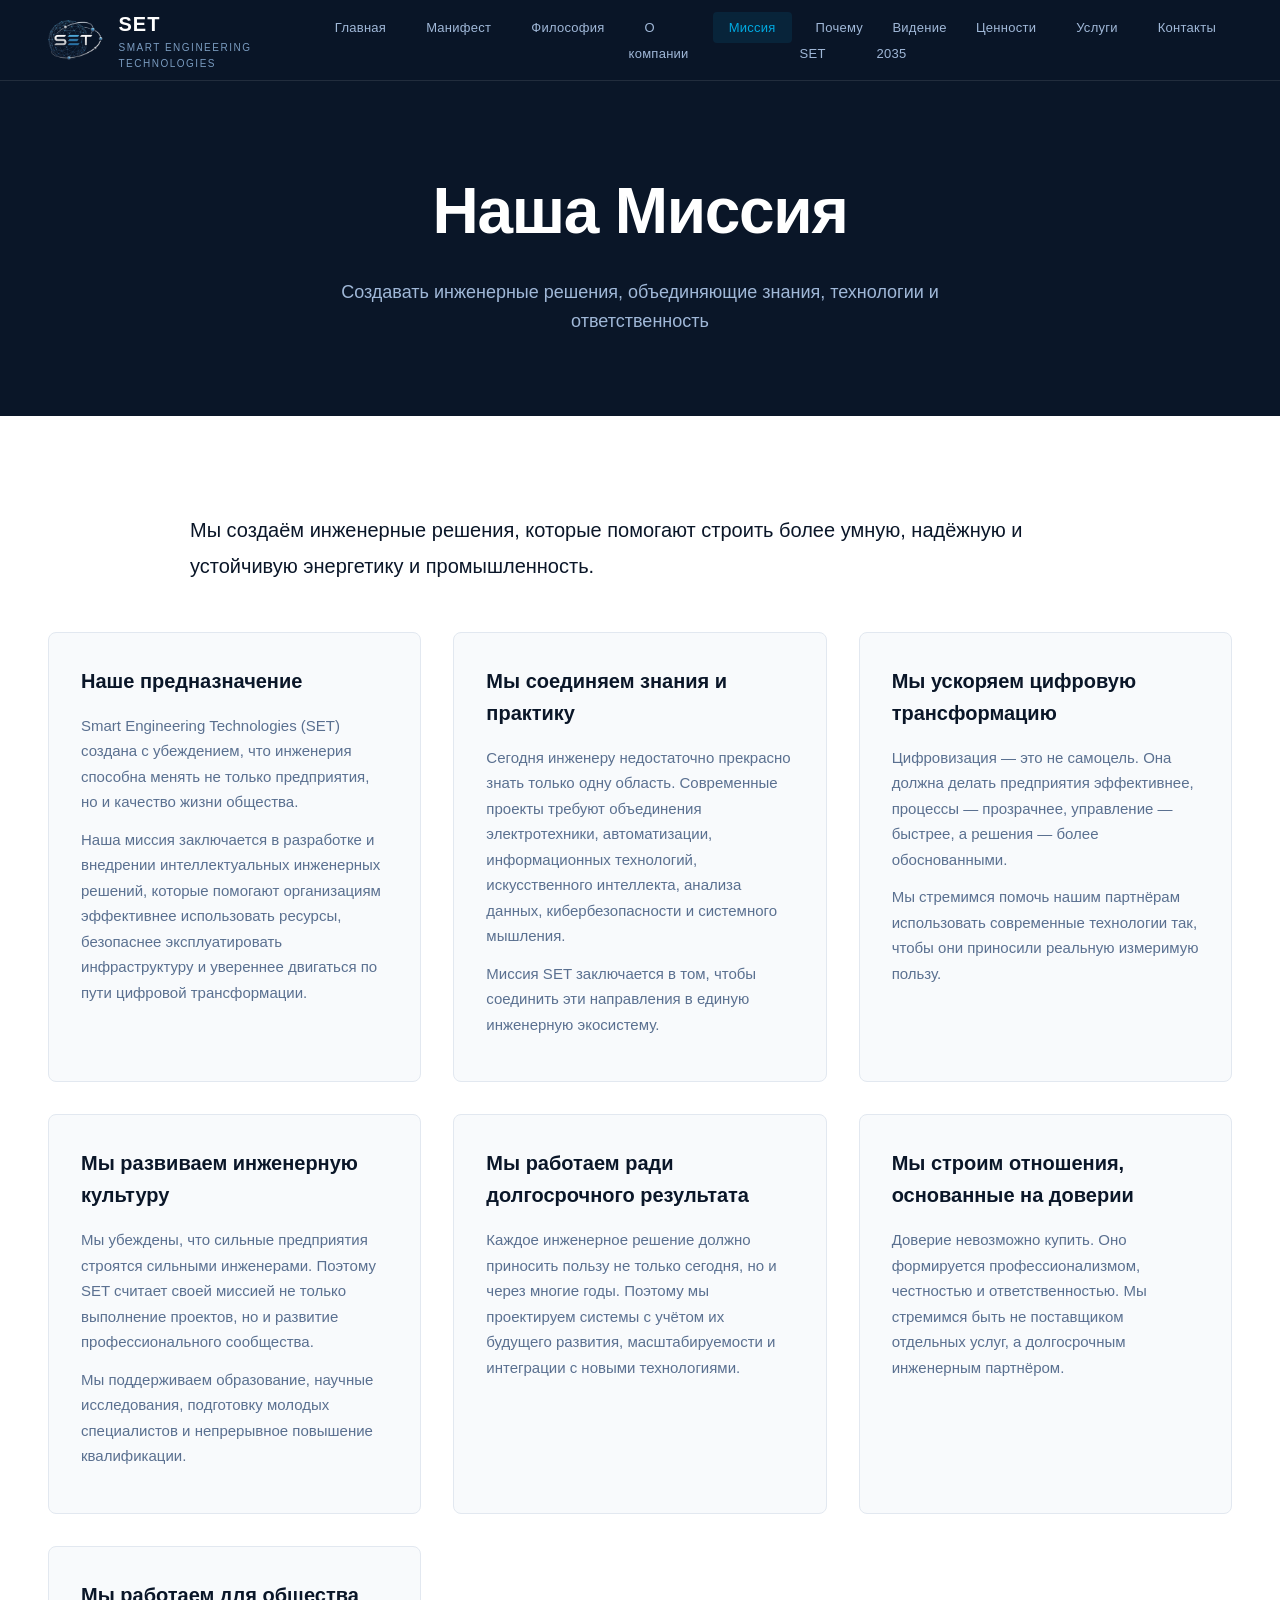
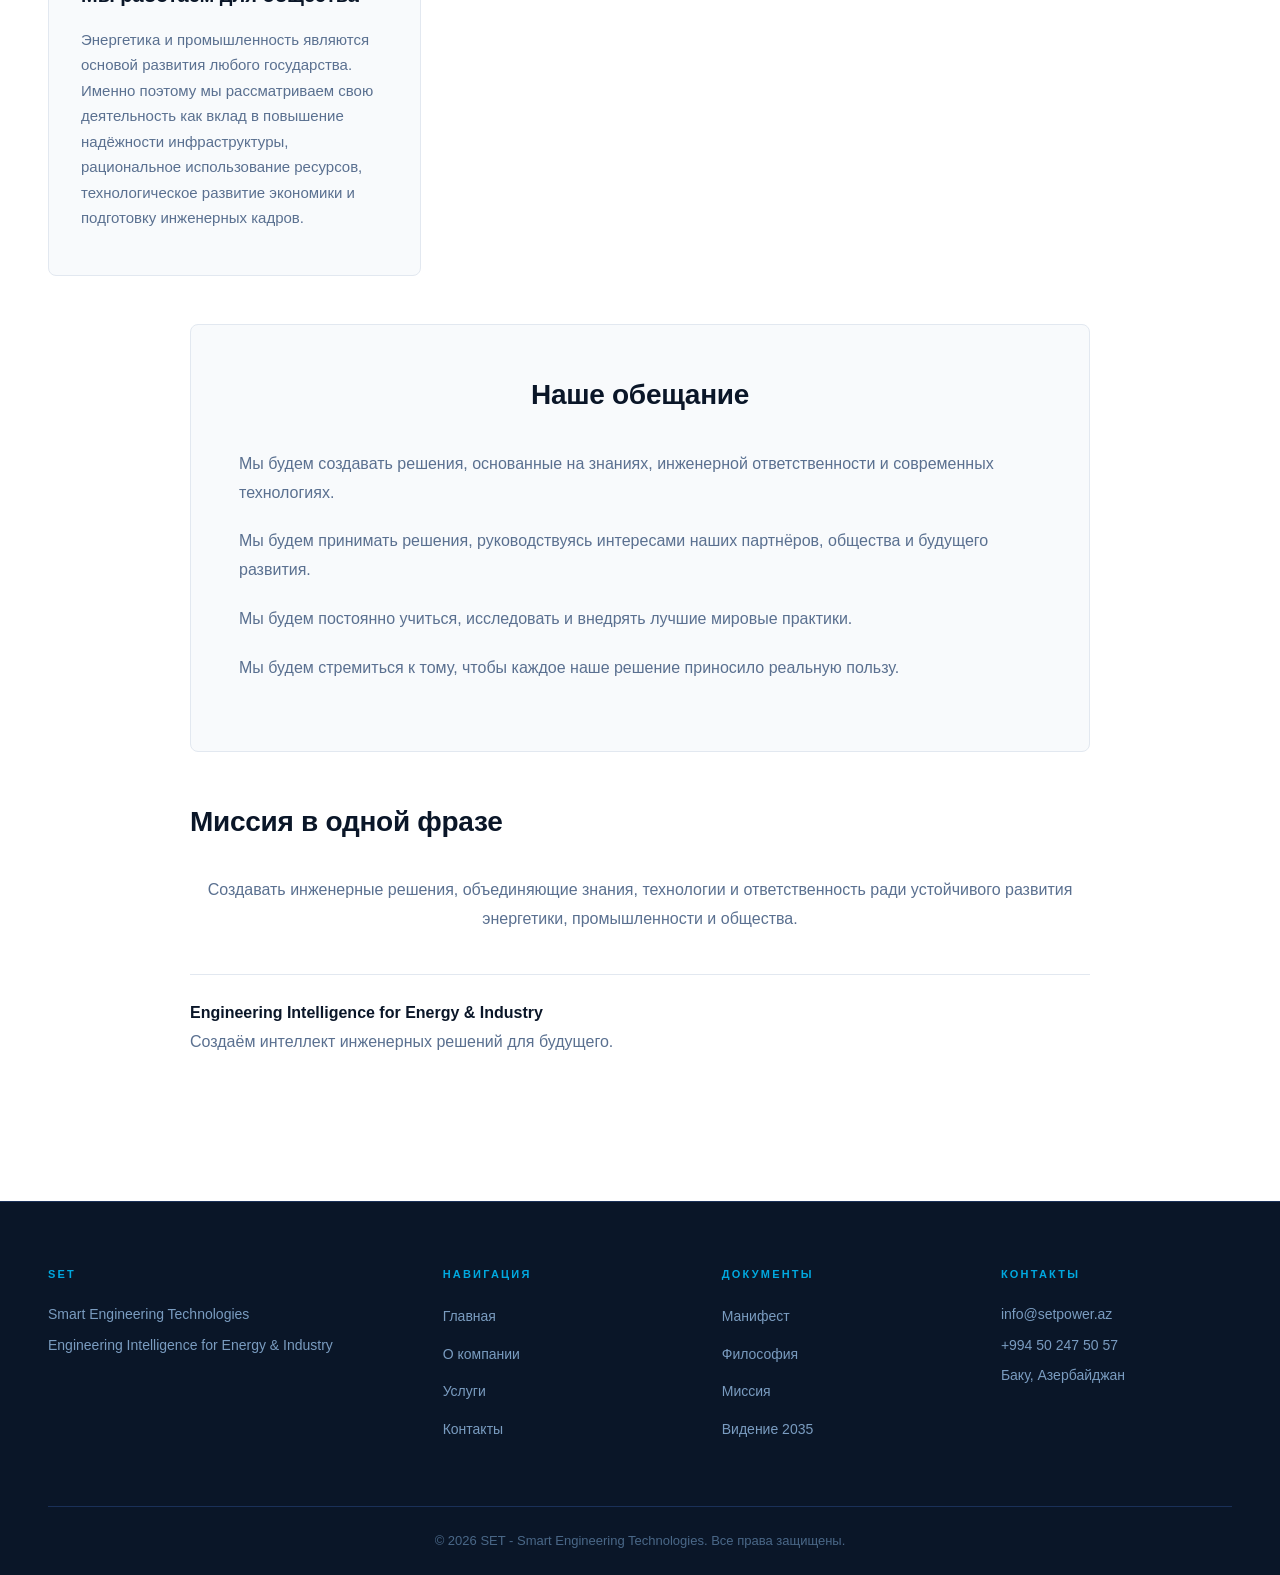
<file: mission.html>
<!DOCTYPE html>
<html lang="ru">
<head>
    <meta charset="UTF-8">
    <meta name="viewport" content="width=device-width, initial-scale=1.0">
    <title>Миссия SET - Smart Engineering Technologies</title>
    <link rel="stylesheet" href="style.css">
</head>
<body>
    <nav class="navbar">
        <div class="container nav-container">
            <a href="index.html" class="logo">
                <img src="logo.png" alt="SET Logo" class="logo-img">
                <div class="logo-text">
                    <div class="logo-name">SET</div>
                    <div class="logo-subtitle">Smart Engineering Technologies</div>
                </div>
            </a>
            <button class="mobile-menu-btn" onclick="toggleMenu()">☰</button>
            <ul class="nav-links" id="navLinks">
                <li><a href="index.html">Главная</a></li>
                <li><a href="manifesto.html">Манифест</a></li>
                <li><a href="philosophy.html">Философия</a></li>
                <li><a href="about.html">О компании</a></li>
                <li><a href="mission.html" class="active">Миссия</a></li>
                <li><a href="why-set.html">Почему SET</a></li>
                <li><a href="vision-2035.html">Видение 2035</a></li>
                <li><a href="values.html">Ценности</a></li>
                <li><a href="services.html">Услуги</a></li>
                <li><a href="contact.html">Контакты</a></li>
            </ul>
        </div>
    </nav>

    <section class="page-hero">
        <div class="container">
            <h1>Наша Миссия</h1>
            <p class="hero-subtitle">Создавать инженерные решения, объединяющие знания, технологии и ответственность</p>
        </div>
    </section>

    <section class="section content-section">
        <div class="container">
            <div class="content-block">
                <p class="lead-text">
                    Мы создаём инженерные решения, которые помогают строить более умную, надёжную и устойчивую 
                    энергетику и промышленность.
                </p>
            </div>

            <div class="mission-grid">
                <div class="mission-item">
                    <h3>Наше предназначение</h3>
                    <p>Smart Engineering Technologies (SET) создана с убеждением, что инженерия способна менять не только предприятия, но и качество жизни общества.</p>
                    <p>Наша миссия заключается в разработке и внедрении интеллектуальных инженерных решений, которые помогают организациям эффективнее использовать ресурсы, безопаснее эксплуатировать инфраструктуру и увереннее двигаться по пути цифровой трансформации.</p>
                </div>

                <div class="mission-item">
                    <h3>Мы соединяем знания и практику</h3>
                    <p>Сегодня инженеру недостаточно прекрасно знать только одну область. Современные проекты требуют объединения электротехники, автоматизации, информационных технологий, искусственного интеллекта, анализа данных, кибербезопасности и системного мышления.</p>
                    <p>Миссия SET заключается в том, чтобы соединить эти направления в единую инженерную экосистему.</p>
                </div>

                <div class="mission-item">
                    <h3>Мы ускоряем цифровую трансформацию</h3>
                    <p>Цифровизация — это не самоцель. Она должна делать предприятия эффективнее, процессы — прозрачнее, управление — быстрее, а решения — более обоснованными.</p>
                    <p>Мы стремимся помочь нашим партнёрам использовать современные технологии так, чтобы они приносили реальную измеримую пользу.</p>
                </div>

                <div class="mission-item">
                    <h3>Мы развиваем инженерную культуру</h3>
                    <p>Мы убеждены, что сильные предприятия строятся сильными инженерами. Поэтому SET считает своей миссией не только выполнение проектов, но и развитие профессионального сообщества.</p>
                    <p>Мы поддерживаем образование, научные исследования, подготовку молодых специалистов и непрерывное повышение квалификации.</p>
                </div>

                <div class="mission-item">
                    <h3>Мы работаем ради долгосрочного результата</h3>
                    <p>Каждое инженерное решение должно приносить пользу не только сегодня, но и через многие годы. Поэтому мы проектируем системы с учётом их будущего развития, масштабируемости и интеграции с новыми технологиями.</p>
                </div>

                <div class="mission-item">
                    <h3>Мы строим отношения, основанные на доверии</h3>
                    <p>Доверие невозможно купить. Оно формируется профессионализмом, честностью и ответственностью. Мы стремимся быть не поставщиком отдельных услуг, а долгосрочным инженерным партнёром.</p>
                </div>

                <div class="mission-item">
                    <h3>Мы работаем для общества</h3>
                    <p>Энергетика и промышленность являются основой развития любого государства. Именно поэтому мы рассматриваем свою деятельность как вклад в повышение надёжности инфраструктуры, рациональное использование ресурсов, технологическое развитие экономики и подготовку инженерных кадров.</p>
                </div>
            </div>

            <div class="content-block highlight-block">
                <h2>Наше обещание</h2>
                <p>Мы будем создавать решения, основанные на знаниях, инженерной ответственности и современных технологиях.</p>
                <p>Мы будем принимать решения, руководствуясь интересами наших партнёров, общества и будущего развития.</p>
                <p>Мы будем постоянно учиться, исследовать и внедрять лучшие мировые практики.</p>
                <p>Мы будем стремиться к тому, чтобы каждое наше решение приносило реальную пользу.</p>
            </div>

            <div class="content-block">
                <h2>Миссия в одной фразе</h2>
                <p class="mission-statement">
                    Создавать инженерные решения, объединяющие знания, технологии и ответственность ради устойчивого развития энергетики, промышленности и общества.
                </p>
                <p class="signature">
                    <strong>Engineering Intelligence for Energy & Industry</strong><br>
                    Создаём интеллект инженерных решений для будущего.
                </p>
            </div>
        </div>
    </section>

    <footer class="footer">
        <div class="container">
            <div class="footer-content">
                <div class="footer-section">
                    <h4>SET</h4>
                    <p>Smart Engineering Technologies</p>
                    <p>Engineering Intelligence for Energy & Industry</p>
                </div>
                <div class="footer-section">
                    <h4>Навигация</h4>
                    <ul>
                        <li><a href="index.html">Главная</a></li>
                        <li><a href="about.html">О компании</a></li>
                        <li><a href="services.html">Услуги</a></li>
                        <li><a href="contact.html">Контакты</a></li>
                    </ul>
                </div>
                <div class="footer-section">
                    <h4>Документы</h4>
                    <ul>
                        <li><a href="manifesto.html">Манифест</a></li>
                        <li><a href="philosophy.html">Философия</a></li>
                        <li><a href="mission.html">Миссия</a></li>
                        <li><a href="vision-2035.html">Видение 2035</a></li>
                    </ul>
                </div>
                <div class="footer-section">
                    <h4>Контакты</h4>
                    <p>info@setpower.az</p>
                    <p>+994 50 247 50 57</p>
                    <p>Баку, Азербайджан</p>
                </div>
            </div>
            <div class="footer-bottom">
                <p>&copy; 2026 SET - Smart Engineering Technologies. Все права защищены.</p>
            </div>
        </div>
    </footer>

    <script src="script.js"></script>
</body>
</html>
</file>
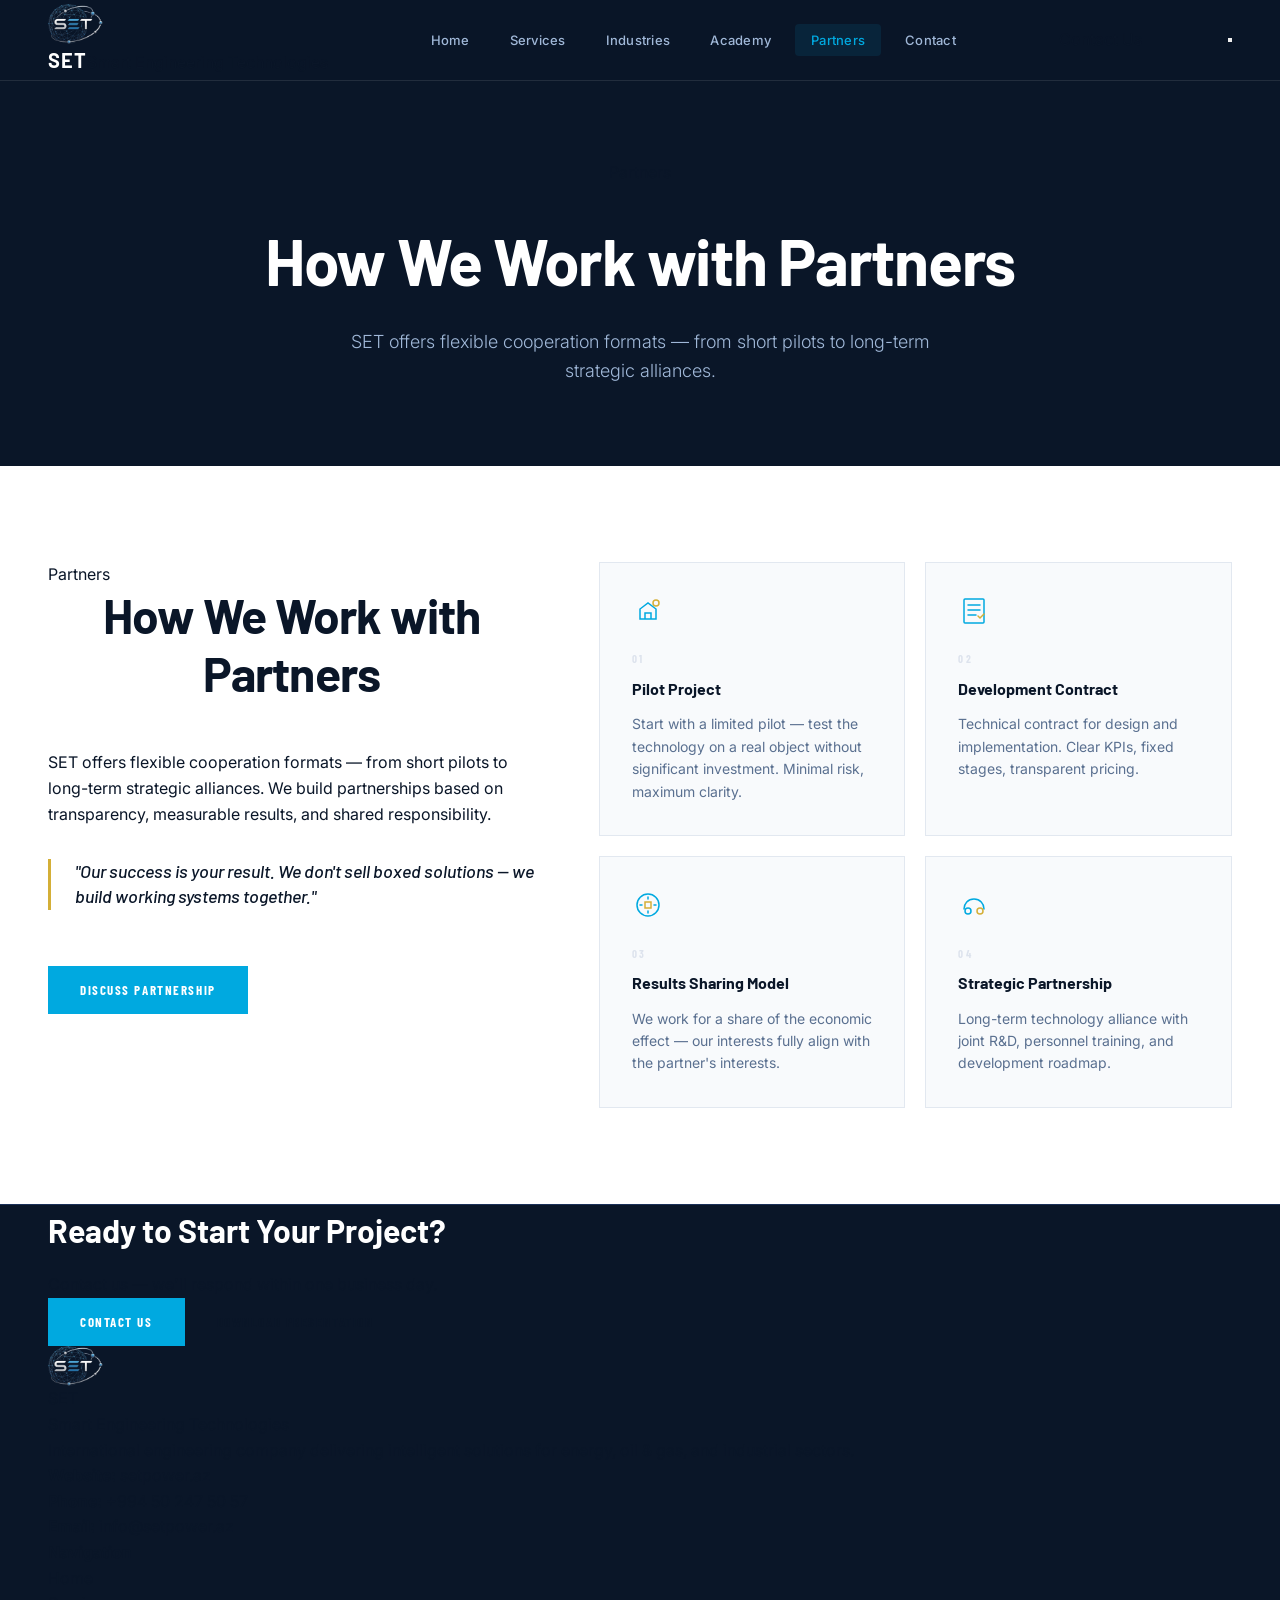
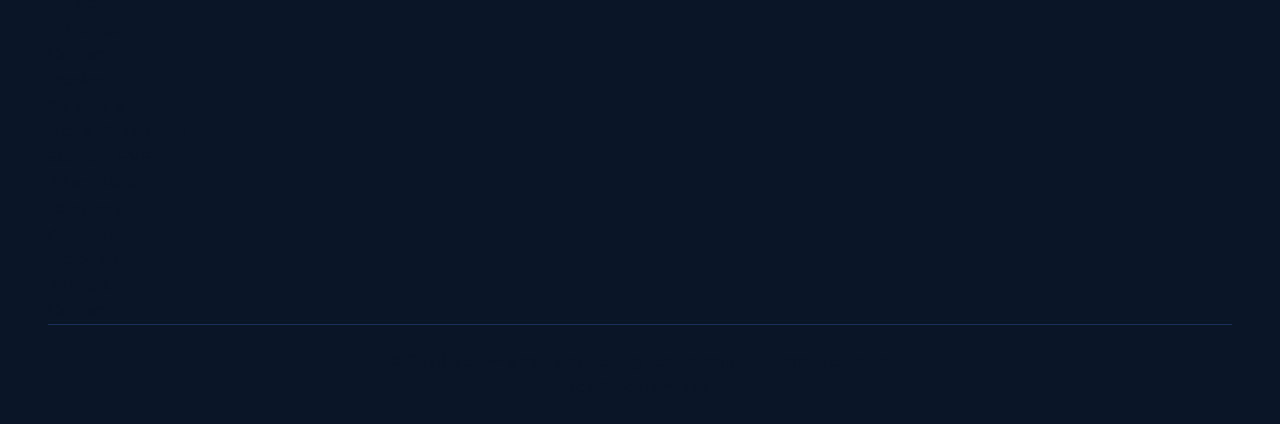
<file: partners.html>
<!DOCTYPE html>
<html lang="en">
<head>
    <meta charset="UTF-8">
    <meta name="viewport" content="width=device-width, initial-scale=1.0">
    <title>Partners - SET Smart Engineering Technologies</title>
    <link rel="preconnect" href="https://fonts.googleapis.com">
    <link href="https://fonts.googleapis.com/css2?family=Inter:wght@300;400;500;600&family=Barlow:wght@400;500;600;700&family=Barlow+Condensed:wght@500;600;700&display=swap" rel="stylesheet">
    <link rel="stylesheet" href="style.css">
    <style>
        .page-hero { background: #0A1628; padding: 160px 0 80px; text-align: center; }
        .page-hero h1 { font-family: 'Barlow', sans-serif; font-weight: 700; font-size: clamp(2.5rem,5vw,4rem); color: #fff; letter-spacing: -0.02em; }
        .page-hero p { color: #A0B8D8; font-size: 18px; max-width: 600px; margin: 16px auto 0; font-weight: 300; }
        .partners-grid { display: grid; grid-template-columns: 1fr 1.3fr; gap: 64px; align-items: start; }
        @media (max-width: 900px) { .partners-grid { grid-template-columns: 1fr; } }
        .partners-formats { display: grid; grid-template-columns: repeat(2, 1fr); gap: 20px; }
        @media (max-width: 600px) { .partners-formats { grid-template-columns: 1fr; } }
        .format-card { background: #F8FAFC; border: 1px solid #E2E8F0; padding: 32px; transition: all 0.5s; }
        .format-card:hover { background: #fff; box-shadow: 0 20px 40px rgba(0,169,224,0.08); border-color: rgba(0,169,224,0.3); transform: translateY(-5px); }
        .format-icon { margin-bottom: 16px; }
        .format-num { font-family: 'Barlow Condensed', sans-serif; font-weight: 700; font-size: 11px; letter-spacing: 0.2em; color: #DDE3ED; margin-bottom: 8px; }
        .format-title { font-family: 'Barlow', sans-serif; font-weight: 700; font-size: 16px; color: #0A1628; margin-bottom: 12px; }
        .format-card:hover .format-title { color: #00A9E0; }
        .format-desc { color: #5A7090; font-size: 14px; line-height: 1.6; }
        .quote-block { border-left: 3px solid #D4AF37; padding-left: 24px; margin: 32px 0; }
        .quote-block p { font-family: 'Barlow', sans-serif; font-size: 18px; font-weight: 500; color: #0A1628; font-style: italic; line-height: 1.4; }
    </style>
</head>
<body>
    <nav class="navbar" id="navbar">
        <div class="nav-container">
            <a href="index.html" class="nav-logo"><img src="logo.png" alt="SET" class="logo-img"><div class="logo-text"><span class="logo-name">SET</span><span class="logo-sub">Smart Engineering Technologies</span></div></a>
            <ul class="nav-links" id="navLinks"><li><a href="index.html">Home</a></li><li><a href="services.html">Services</a></li><li><a href="industries.html">Industries</a></li><li><a href="academy.html">Academy</a></li><li><a href="partners.html" class="active">Partners</a></li><li><a href="contact.html">Contact</a></li></ul>
            <a href="contact.html" class="nav-cta">Contact Us</a>
            <button class="nav-toggle" id="navToggle" aria-label="Menu"><span></span><span></span><span></span></button>
        </div>
    </nav>

    <div class="page-hero">
        <div class="container">
            <div class="section-tag" style="justify-content:center;margin-bottom:24px;"><div class="tag-line"></div><span>Partners</span><div class="tag-line"></div></div>
            <h1>How We Work with Partners</h1>
            <p>SET offers flexible cooperation formats — from short pilots to long-term strategic alliances.</p>
        </div>
    </div>

    <section class="section">
        <div class="container">
            <div class="partners-grid">
                <div class="fade-in">
                    <div class="section-tag"><div class="tag-line"></div><span>Partners</span></div>
                    <h2 class="section-title">How We Work with Partners</h2>
                    <p class="section-desc">SET offers flexible cooperation formats — from short pilots to long-term strategic alliances. We build partnerships based on transparency, measurable results, and shared responsibility.</p>
                    <div class="quote-block">
                        <p>"Our success is your result. We don't sell boxed solutions — we build working systems together."</p>
                    </div>
                    <a href="contact.html" class="btn btn-primary" style="display:inline-block;margin-top:24px;">Discuss Partnership</a>
                </div>
                <div class="partners-formats fade-in">
                    <div class="format-card"><div class="format-icon"><svg width="32" height="32" viewBox="0 0 32 32" fill="none"><path d="M8 24V14l8-6 8 6v10H8z" stroke="#00A9E0" stroke-width="1.5"/><path d="M13 24v-6h6v6" stroke="#00A9E0" stroke-width="1.5"/><circle cx="24" cy="8" r="3" stroke="#D4AF37" stroke-width="1.5"/></svg></div><div class="format-num">01</div><h3 class="format-title">Pilot Project</h3><p class="format-desc">Start with a limited pilot — test the technology on a real object without significant investment. Minimal risk, maximum clarity.</p></div>
                    <div class="format-card"><div class="format-icon"><svg width="32" height="32" viewBox="0 0 32 32" fill="none"><rect x="6" y="4" width="20" height="24" rx="1" stroke="#00A9E0" stroke-width="1.5"/><path d="M10 10h12M10 15h12M10 20h8" stroke="#00A9E0" stroke-width="1.5" stroke-linecap="round"/><path d="M20 21l2 2 4-4" stroke="#D4AF37" stroke-width="1.5" stroke-linecap="round"/></svg></div><div class="format-num">02</div><h3 class="format-title">Development Contract</h3><p class="format-desc">Technical contract for design and implementation. Clear KPIs, fixed stages, transparent pricing.</p></div>
                    <div class="format-card"><div class="format-icon"><svg width="32" height="32" viewBox="0 0 32 32" fill="none"><circle cx="16" cy="16" r="11" stroke="#00A9E0" stroke-width="1.5"/><path d="M16 8v2M16 22v2M8 16h2M22 16h2" stroke="#00A9E0" stroke-width="1.5" stroke-linecap="round"/><path d="M13 13h6v6h-6z" stroke="#D4AF37" stroke-width="1.5"/></svg></div><div class="format-num">03</div><h3 class="format-title">Results Sharing Model</h3><p class="format-desc">We work for a share of the economic effect — our interests fully align with the partner's interests.</p></div>
                    <div class="format-card"><div class="format-icon"><svg width="32" height="32" viewBox="0 0 32 32" fill="none"><path d="M6 20c0-5.5 4-10 10-10s10 4.5 10 10" stroke="#00A9E0" stroke-width="1.5" stroke-linecap="round"/><circle cx="10" cy="22" r="3" stroke="#00A9E0" stroke-width="1.5"/><circle cx="22" cy="22" r="3" stroke="#D4AF37" stroke-width="1.5"/></svg></div><div class="format-num">04</div><h3 class="format-title">Strategic Partnership</h3><p class="format-desc">Long-term technology alliance with joint R&D, personnel training, and development roadmap.</p></div>
                </div>
            </div>
        </div>
    </section>

    <footer class="footer">
        <div class="footer-cta"><div class="container"><div class="cta-content"><div><h3 class="cta-title">Ready to Start Your Project?</h3><p class="cta-desc">Contact us — we'll respond within one business day.</p></div><div class="cta-buttons"><a href="contact.html" class="btn btn-primary">Contact Us</a><a href="contact.html" class="btn btn-outline-dark">Download Presentation</a></div></div></div></div>
        <div class="footer-main"><div class="container"><div class="footer-grid"><div class="footer-brand"><div class="footer-logo"><img src="logo.png" alt="SET" class="logo-img"><div><div class="footer-name">SET</div><div class="footer-sub">Smart Engineering Technologies</div></div></div><p class="footer-desc">International engineering company delivering intelligent solutions for energy, oil & gas, and industrial sectors.</p><div class="footer-contacts"><div><strong>Website:</strong> <a href="https://setpower.az">setpower.az</a></div><div><strong>Phone:</strong> <a href="tel:+994502475057">+994 50 247 50 57</a></div><div><strong>Email:</strong> <a href="mailto:info@setpower.az">info@setpower.az</a></div></div></div><div class="footer-col"><h4>Navigation</h4><ul><li><a href="index.html">Home</a></li><li><a href="services.html">Services</a></li><li><a href="industries.html">Industries</a></li><li><a href="contact.html">Contact</a></li></ul></div><div class="footer-col"><h4>Services</h4><ul><li><a href="services.html">Smart Grids</a></li><li><a href="services.html">Digital Substations</a></li><li><a href="services.html">SCADA / EMS</a></li><li><a href="services.html">Smart Wells</a></li></ul></div><div class="footer-col"><h4>Company</h4><ul><li><a href="index.html">About SET</a></li><li><a href="academy.html">Academy</a></li><li><a href="partners.html">Partners</a></li><li><a href="contact.html">Contact</a></li></ul></div></div><div class="footer-bottom"><div>© 2026 SET — Smart Engineering Technologies. All rights reserved.</div><div class="footer-links"><a href="#">Privacy Policy</a><a href="#">Terms of Use</a></div></div></div></div>
    </footer>
    <script src="script.js"></script>
</body>
</html>
</file>
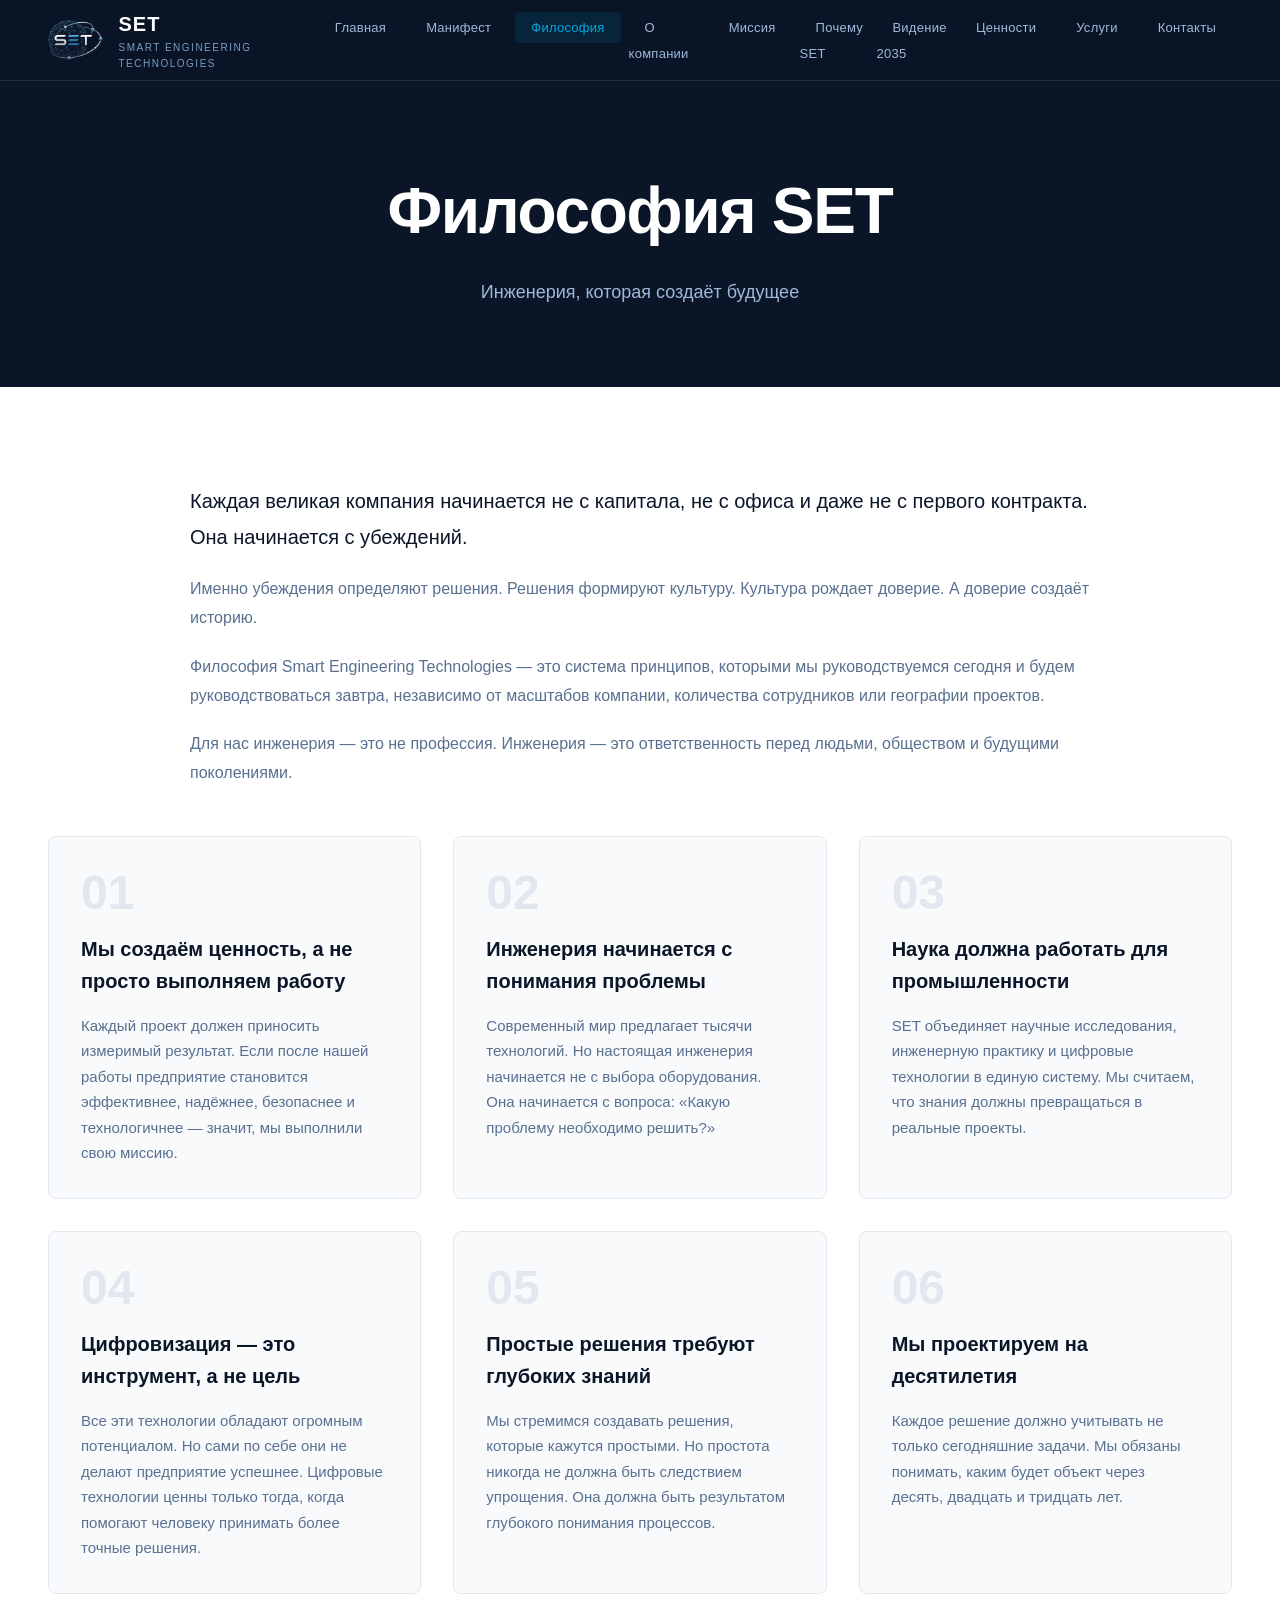
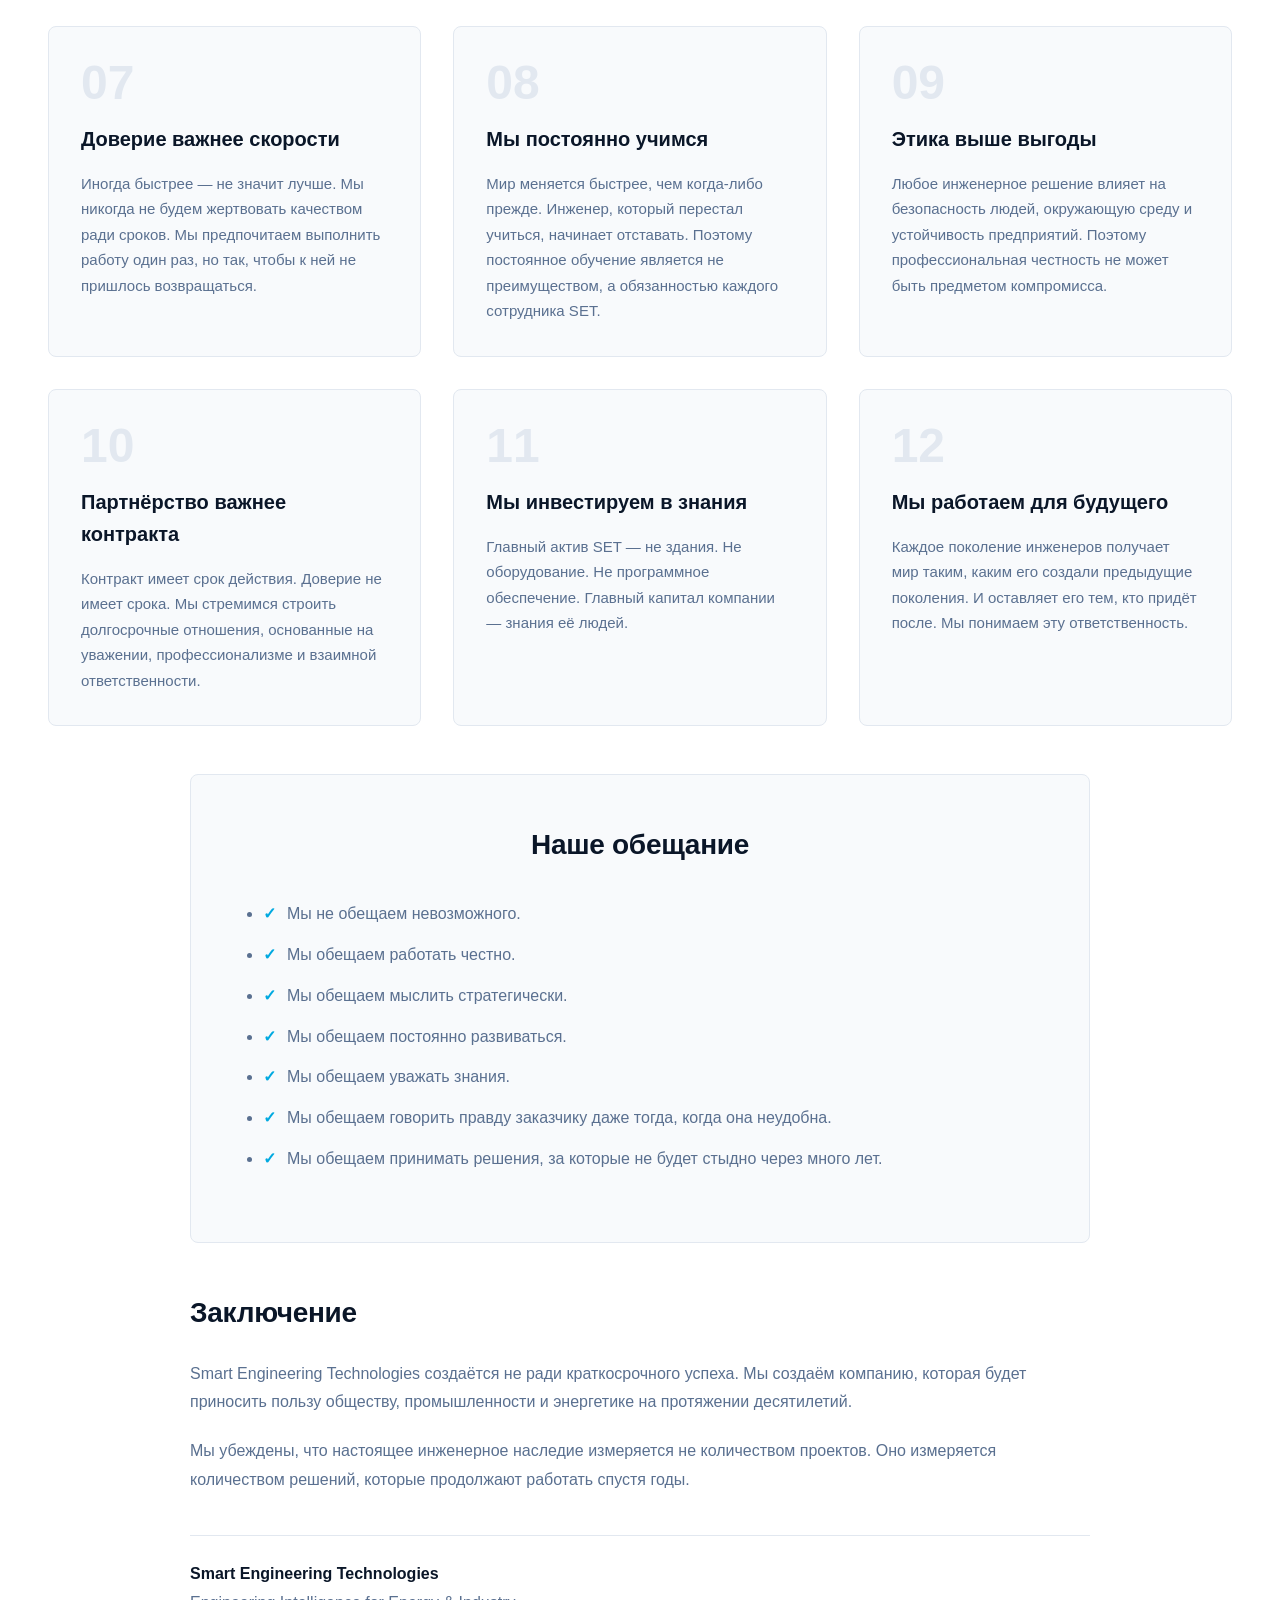
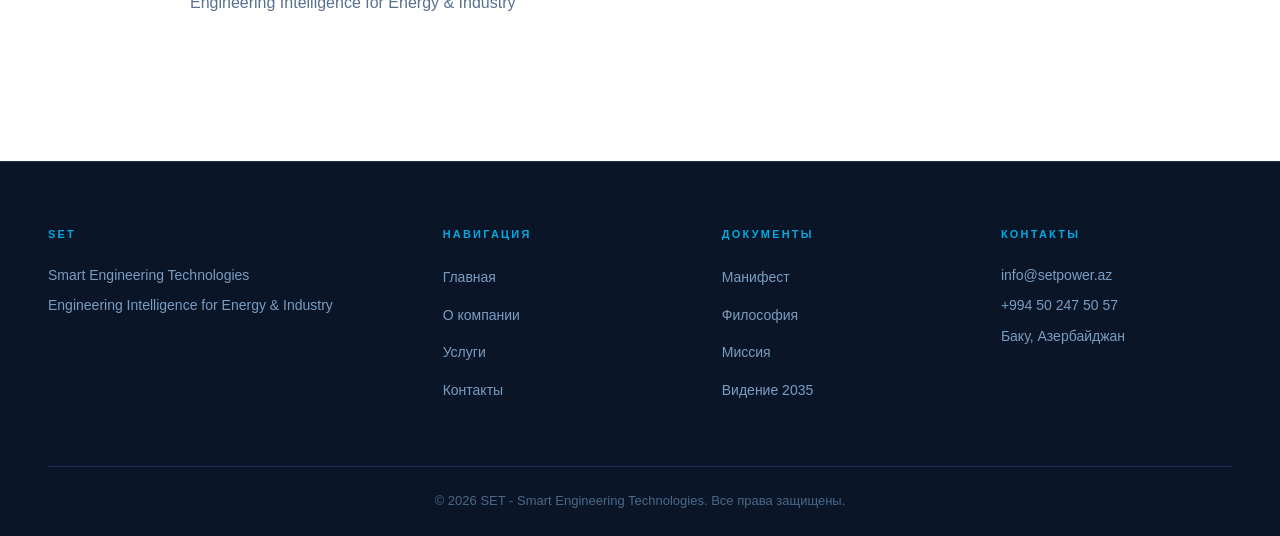
<file: philosophy.html>
<!DOCTYPE html>
<html lang="ru">
<head>
    <meta charset="UTF-8">
    <meta name="viewport" content="width=device-width, initial-scale=1.0">
    <title>Философия SET - Smart Engineering Technologies</title>
    <link rel="stylesheet" href="style.css">
</head>
<body>
    <nav class="navbar">
        <div class="container nav-container">
            <a href="index.html" class="logo">
                <img src="logo.png" alt="SET Logo" class="logo-img">
                <div class="logo-text">
                    <div class="logo-name">SET</div>
                    <div class="logo-subtitle">Smart Engineering Technologies</div>
                </div>
            </a>
            <button class="mobile-menu-btn" onclick="toggleMenu()">☰</button>
            <ul class="nav-links" id="navLinks">
                <li><a href="index.html">Главная</a></li>
                <li><a href="manifesto.html">Манифест</a></li>
                <li><a href="philosophy.html" class="active">Философия</a></li>
                <li><a href="about.html">О компании</a></li>
                <li><a href="mission.html">Миссия</a></li>
                <li><a href="why-set.html">Почему SET</a></li>
                <li><a href="vision-2035.html">Видение 2035</a></li>
                <li><a href="values.html">Ценности</a></li>
                <li><a href="services.html">Услуги</a></li>
                <li><a href="contact.html">Контакты</a></li>
            </ul>
        </div>
    </nav>

    <section class="page-hero">
        <div class="container">
            <h1>Философия SET</h1>
            <p class="hero-subtitle">Инженерия, которая создаёт будущее</p>
        </div>
    </section>

    <section class="section content-section">
        <div class="container">
            <div class="content-block">
                <p class="lead-text">
                    Каждая великая компания начинается не с капитала, не с офиса и даже не с первого контракта. 
                    Она начинается с убеждений.
                </p>
                <p>
                    Именно убеждения определяют решения. Решения формируют культуру. Культура рождает доверие. 
                    А доверие создаёт историю.
                </p>
                <p>
                    Философия Smart Engineering Technologies — это система принципов, которыми мы руководствуемся 
                    сегодня и будем руководствоваться завтра, независимо от масштабов компании, количества сотрудников 
                    или географии проектов.
                </p>
                <p>
                    Для нас инженерия — это не профессия. Инженерия — это ответственность перед людьми, 
                    обществом и будущими поколениями.
                </p>
            </div>

            <div class="principles-grid">
                <div class="principle-card">
                    <div class="principle-number">01</div>
                    <h3>Мы создаём ценность, а не просто выполняем работу</h3>
                    <p>Каждый проект должен приносить измеримый результат. Если после нашей работы предприятие становится эффективнее, надёжнее, безопаснее и технологичнее — значит, мы выполнили свою миссию.</p>
                </div>

                <div class="principle-card">
                    <div class="principle-number">02</div>
                    <h3>Инженерия начинается с понимания проблемы</h3>
                    <p>Современный мир предлагает тысячи технологий. Но настоящая инженерия начинается не с выбора оборудования. Она начинается с вопроса: «Какую проблему необходимо решить?»</p>
                </div>

                <div class="principle-card">
                    <div class="principle-number">03</div>
                    <h3>Наука должна работать для промышленности</h3>
                    <p>SET объединяет научные исследования, инженерную практику и цифровые технологии в единую систему. Мы считаем, что знания должны превращаться в реальные проекты.</p>
                </div>

                <div class="principle-card">
                    <div class="principle-number">04</div>
                    <h3>Цифровизация — это инструмент, а не цель</h3>
                    <p>Все эти технологии обладают огромным потенциалом. Но сами по себе они не делают предприятие успешнее. Цифровые технологии ценны только тогда, когда помогают человеку принимать более точные решения.</p>
                </div>

                <div class="principle-card">
                    <div class="principle-number">05</div>
                    <h3>Простые решения требуют глубоких знаний</h3>
                    <p>Мы стремимся создавать решения, которые кажутся простыми. Но простота никогда не должна быть следствием упрощения. Она должна быть результатом глубокого понимания процессов.</p>
                </div>

                <div class="principle-card">
                    <div class="principle-number">06</div>
                    <h3>Мы проектируем на десятилетия</h3>
                    <p>Каждое решение должно учитывать не только сегодняшние задачи. Мы обязаны понимать, каким будет объект через десять, двадцать и тридцать лет.</p>
                </div>

                <div class="principle-card">
                    <div class="principle-number">07</div>
                    <h3>Доверие важнее скорости</h3>
                    <p>Иногда быстрее — не значит лучше. Мы никогда не будем жертвовать качеством ради сроков. Мы предпочитаем выполнить работу один раз, но так, чтобы к ней не пришлось возвращаться.</p>
                </div>

                <div class="principle-card">
                    <div class="principle-number">08</div>
                    <h3>Мы постоянно учимся</h3>
                    <p>Мир меняется быстрее, чем когда-либо прежде. Инженер, который перестал учиться, начинает отставать. Поэтому постоянное обучение является не преимуществом, а обязанностью каждого сотрудника SET.</p>
                </div>

                <div class="principle-card">
                    <div class="principle-number">09</div>
                    <h3>Этика выше выгоды</h3>
                    <p>Любое инженерное решение влияет на безопасность людей, окружающую среду и устойчивость предприятий. Поэтому профессиональная честность не может быть предметом компромисса.</p>
                </div>

                <div class="principle-card">
                    <div class="principle-number">10</div>
                    <h3>Партнёрство важнее контракта</h3>
                    <p>Контракт имеет срок действия. Доверие не имеет срока. Мы стремимся строить долгосрочные отношения, основанные на уважении, профессионализме и взаимной ответственности.</p>
                </div>

                <div class="principle-card">
                    <div class="principle-number">11</div>
                    <h3>Мы инвестируем в знания</h3>
                    <p>Главный актив SET — не здания. Не оборудование. Не программное обеспечение. Главный капитал компании — знания её людей.</p>
                </div>

                <div class="principle-card">
                    <div class="principle-number">12</div>
                    <h3>Мы работаем для будущего</h3>
                    <p>Каждое поколение инженеров получает мир таким, каким его создали предыдущие поколения. И оставляет его тем, кто придёт после. Мы понимаем эту ответственность.</p>
                </div>
            </div>

            <div class="content-block highlight-block">
                <h2>Наше обещание</h2>
                <ul class="promise-list">
                    <li>Мы не обещаем невозможного.</li>
                    <li>Мы обещаем работать честно.</li>
                    <li>Мы обещаем мыслить стратегически.</li>
                    <li>Мы обещаем постоянно развиваться.</li>
                    <li>Мы обещаем уважать знания.</li>
                    <li>Мы обещаем говорить правду заказчику даже тогда, когда она неудобна.</li>
                    <li>Мы обещаем принимать решения, за которые не будет стыдно через много лет.</li>
                </ul>
            </div>

            <div class="content-block">
                <h2>Заключение</h2>
                <p>
                    Smart Engineering Technologies создаётся не ради краткосрочного успеха. 
                    Мы создаём компанию, которая будет приносить пользу обществу, промышленности и энергетике на протяжении десятилетий.
                </p>
                <p>
                    Мы убеждены, что настоящее инженерное наследие измеряется не количеством проектов. 
                    Оно измеряется количеством решений, которые продолжают работать спустя годы.
                </p>
                <p class="signature">
                    <strong>Smart Engineering Technologies</strong><br>
                    Engineering Intelligence for Energy & Industry
                </p>
            </div>
        </div>
    </section>

    <footer class="footer">
        <div class="container">
            <div class="footer-content">
                <div class="footer-section">
                    <h4>SET</h4>
                    <p>Smart Engineering Technologies</p>
                    <p>Engineering Intelligence for Energy & Industry</p>
                </div>
                <div class="footer-section">
                    <h4>Навигация</h4>
                    <ul>
                        <li><a href="index.html">Главная</a></li>
                        <li><a href="about.html">О компании</a></li>
                        <li><a href="services.html">Услуги</a></li>
                        <li><a href="contact.html">Контакты</a></li>
                    </ul>
                </div>
                <div class="footer-section">
                    <h4>Документы</h4>
                    <ul>
                        <li><a href="manifesto.html">Манифест</a></li>
                        <li><a href="philosophy.html">Философия</a></li>
                        <li><a href="mission.html">Миссия</a></li>
                        <li><a href="vision-2035.html">Видение 2035</a></li>
                    </ul>
                </div>
                <div class="footer-section">
                    <h4>Контакты</h4>
                    <p>info@setpower.az</p>
                    <p>+994 50 247 50 57</p>
                    <p>Баку, Азербайджан</p>
                </div>
            </div>
            <div class="footer-bottom">
                <p>&copy; 2026 SET - Smart Engineering Technologies. Все права защищены.</p>
            </div>
        </div>
    </footer>

    <script src="script.js"></script>
</body>
</html>
</file>
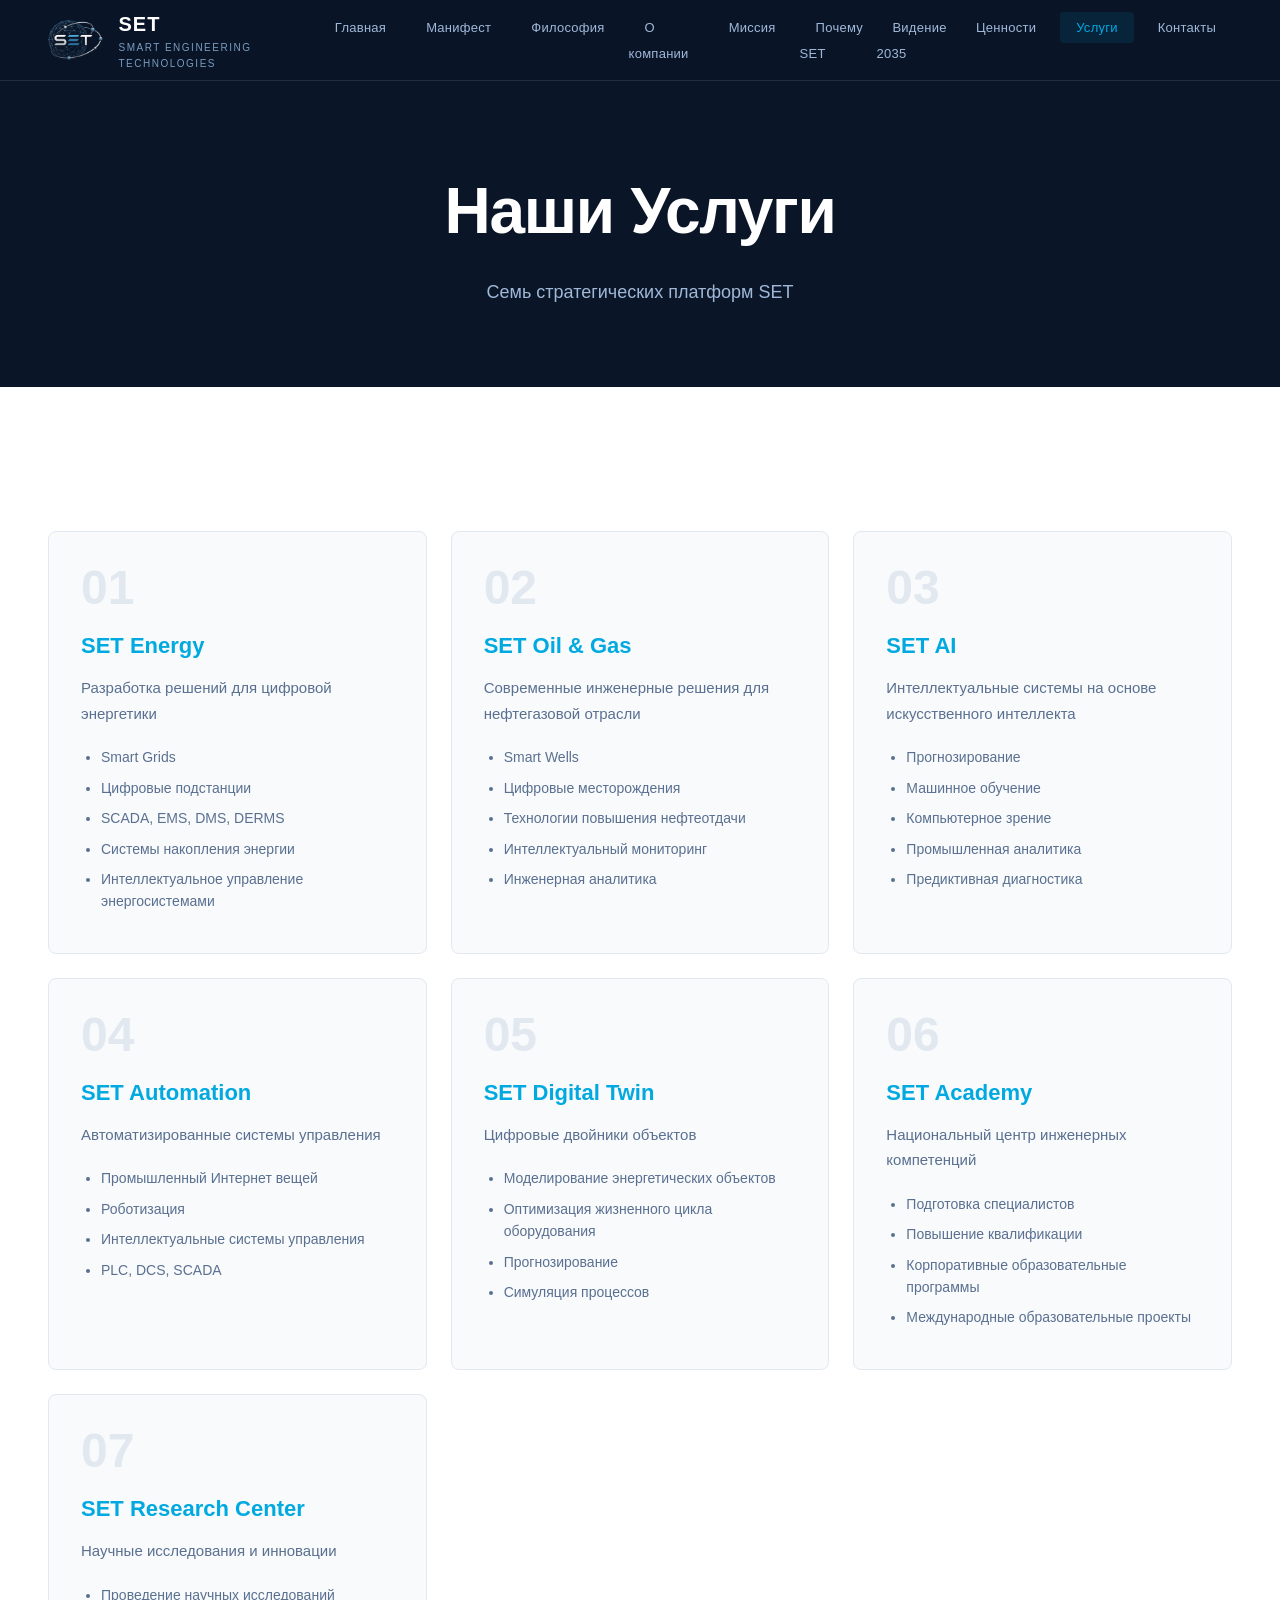
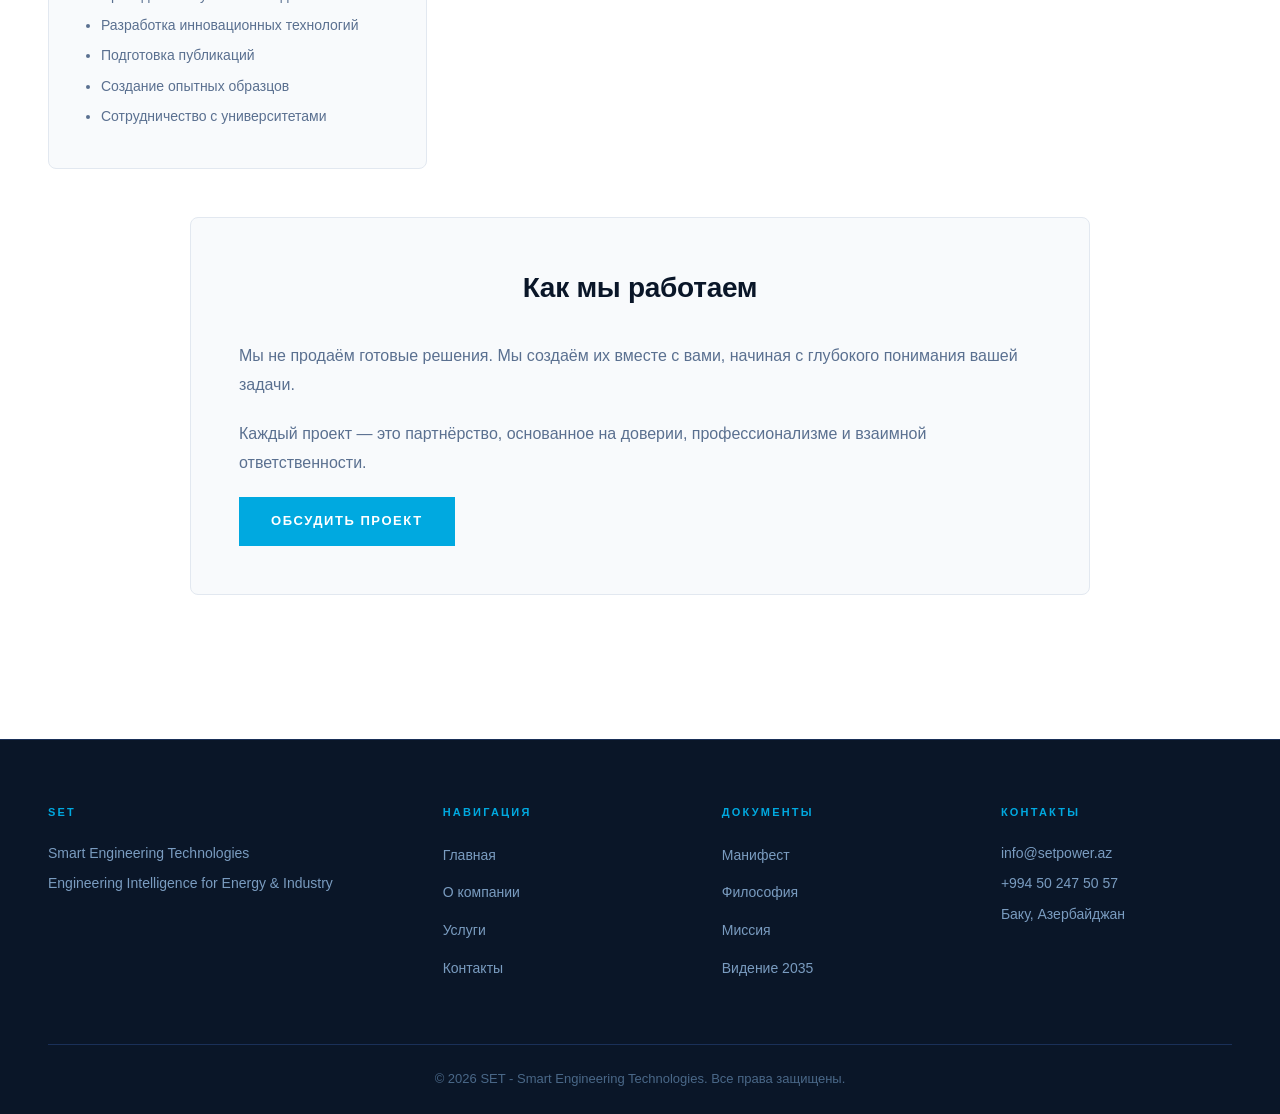
<file: services.html>
<!DOCTYPE html>
<html lang="ru">
<head>
    <meta charset="UTF-8">
    <meta name="viewport" content="width=device-width, initial-scale=1.0">
    <title>Услуги SET - Smart Engineering Technologies</title>
    <link rel="stylesheet" href="style.css">
</head>
<body>
    <nav class="navbar">
        <div class="container nav-container">
            <a href="index.html" class="logo">
                <img src="logo.png" alt="SET Logo" class="logo-img">
                <div class="logo-text">
                    <div class="logo-name">SET</div>
                    <div class="logo-subtitle">Smart Engineering Technologies</div>
                </div>
            </a>
            <button class="mobile-menu-btn" onclick="toggleMenu()">☰</button>
            <ul class="nav-links" id="navLinks">
                <li><a href="index.html">Главная</a></li>
                <li><a href="manifesto.html">Манифест</a></li>
                <li><a href="philosophy.html">Философия</a></li>
                <li><a href="about.html">О компании</a></li>
                <li><a href="mission.html">Миссия</a></li>
                <li><a href="why-set.html">Почему SET</a></li>
                <li><a href="vision-2035.html">Видение 2035</a></li>
                <li><a href="values.html">Ценности</a></li>
                <li><a href="services.html" class="active">Услуги</a></li>
                <li><a href="contact.html">Контакты</a></li>
            </ul>
        </div>
    </nav>

    <section class="page-hero">
        <div class="container">
            <h1>Наши Услуги</h1>
            <p class="hero-subtitle">Семь стратегических платформ SET</p>
        </div>
    </section>

    <section class="section content-section">
        <div class="container">
            <div class="services-grid">
                <div class="service-card">
                    <div class="service-number">01</div>
                    <h3>SET Energy</h3>
                    <p>Разработка решений для цифровой энергетики</p>
                    <ul>
                        <li>Smart Grids</li>
                        <li>Цифровые подстанции</li>
                        <li>SCADA, EMS, DMS, DERMS</li>
                        <li>Системы накопления энергии</li>
                        <li>Интеллектуальное управление энергосистемами</li>
                    </ul>
                </div>

                <div class="service-card">
                    <div class="service-number">02</div>
                    <h3>SET Oil & Gas</h3>
                    <p>Современные инженерные решения для нефтегазовой отрасли</p>
                    <ul>
                        <li>Smart Wells</li>
                        <li>Цифровые месторождения</li>
                        <li>Технологии повышения нефтеотдачи</li>
                        <li>Интеллектуальный мониторинг</li>
                        <li>Инженерная аналитика</li>
                    </ul>
                </div>

                <div class="service-card">
                    <div class="service-number">03</div>
                    <h3>SET AI</h3>
                    <p>Интеллектуальные системы на основе искусственного интеллекта</p>
                    <ul>
                        <li>Прогнозирование</li>
                        <li>Машинное обучение</li>
                        <li>Компьютерное зрение</li>
                        <li>Промышленная аналитика</li>
                        <li>Предиктивная диагностика</li>
                    </ul>
                </div>

                <div class="service-card">
                    <div class="service-number">04</div>
                    <h3>SET Automation</h3>
                    <p>Автоматизированные системы управления</p>
                    <ul>
                        <li>Промышленный Интернет вещей</li>
                        <li>Роботизация</li>
                        <li>Интеллектуальные системы управления</li>
                        <li>PLC, DCS, SCADA</li>
                    </ul>
                </div>

                <div class="service-card">
                    <div class="service-number">05</div>
                    <h3>SET Digital Twin</h3>
                    <p>Цифровые двойники объектов</p>
                    <ul>
                        <li>Моделирование энергетических объектов</li>
                        <li>Оптимизация жизненного цикла оборудования</li>
                        <li>Прогнозирование</li>
                        <li>Симуляция процессов</li>
                    </ul>
                </div>

                <div class="service-card">
                    <div class="service-number">06</div>
                    <h3>SET Academy</h3>
                    <p>Национальный центр инженерных компетенций</p>
                    <ul>
                        <li>Подготовка специалистов</li>
                        <li>Повышение квалификации</li>
                        <li>Корпоративные образовательные программы</li>
                        <li>Международные образовательные проекты</li>
                    </ul>
                </div>

                <div class="service-card">
                    <div class="service-number">07</div>
                    <h3>SET Research Center</h3>
                    <p>Научные исследования и инновации</p>
                    <ul>
                        <li>Проведение научных исследований</li>
                        <li>Разработка инновационных технологий</li>
                        <li>Подготовка публикаций</li>
                        <li>Создание опытных образцов</li>
                        <li>Сотрудничество с университетами</li>
                    </ul>
                </div>
            </div>

            <div class="content-block highlight-block">
                <h2>Как мы работаем</h2>
                <p>Мы не продаём готовые решения. Мы создаём их вместе с вами, начиная с глубокого понимания вашей задачи.</p>
                <p>Каждый проект — это партнёрство, основанное на доверии, профессионализме и взаимной ответственности.</p>
                <a href="contact.html" class="btn btn-primary">Обсудить проект</a>
            </div>
        </div>
    </section>

    <footer class="footer">
        <div class="container">
            <div class="footer-content">
                <div class="footer-section">
                    <h4>SET</h4>
                    <p>Smart Engineering Technologies</p>
                    <p>Engineering Intelligence for Energy & Industry</p>
                </div>
                <div class="footer-section">
                    <h4>Навигация</h4>
                    <ul>
                        <li><a href="index.html">Главная</a></li>
                        <li><a href="about.html">О компании</a></li>
                        <li><a href="services.html">Услуги</a></li>
                        <li><a href="contact.html">Контакты</a></li>
                    </ul>
                </div>
                <div class="footer-section">
                    <h4>Документы</h4>
                    <ul>
                        <li><a href="manifesto.html">Манифест</a></li>
                        <li><a href="philosophy.html">Философия</a></li>
                        <li><a href="mission.html">Миссия</a></li>
                        <li><a href="vision-2035.html">Видение 2035</a></li>
                    </ul>
                </div>
                <div class="footer-section">
                    <h4>Контакты</h4>
                    <p>info@setpower.az</p>
                    <p>+994 50 247 50 57</p>
                    <p>Баку, Азербайджан</p>
                </div>
            </div>
            <div class="footer-bottom">
                <p>&copy; 2026 SET - Smart Engineering Technologies. Все права защищены.</p>
            </div>
        </div>
    </footer>

    <script src="script.js"></script>
</body>
</html>
</file>
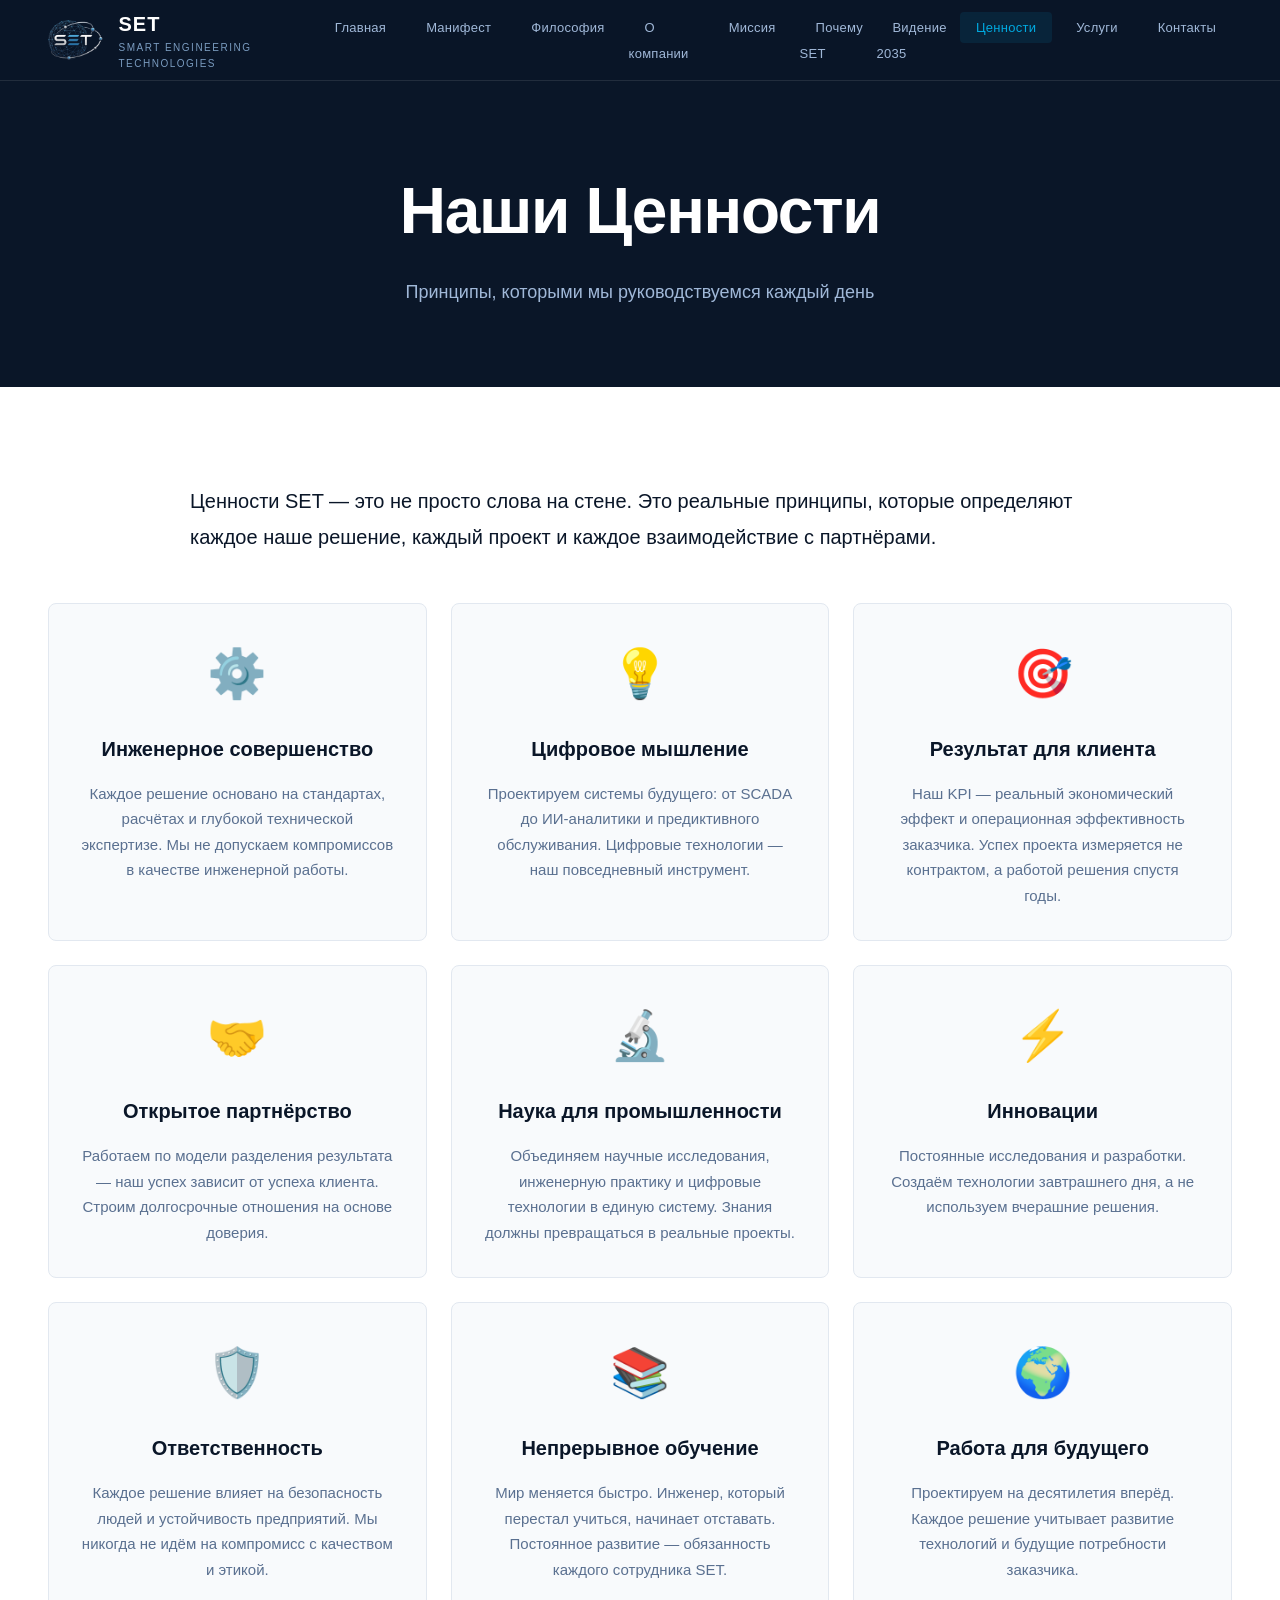
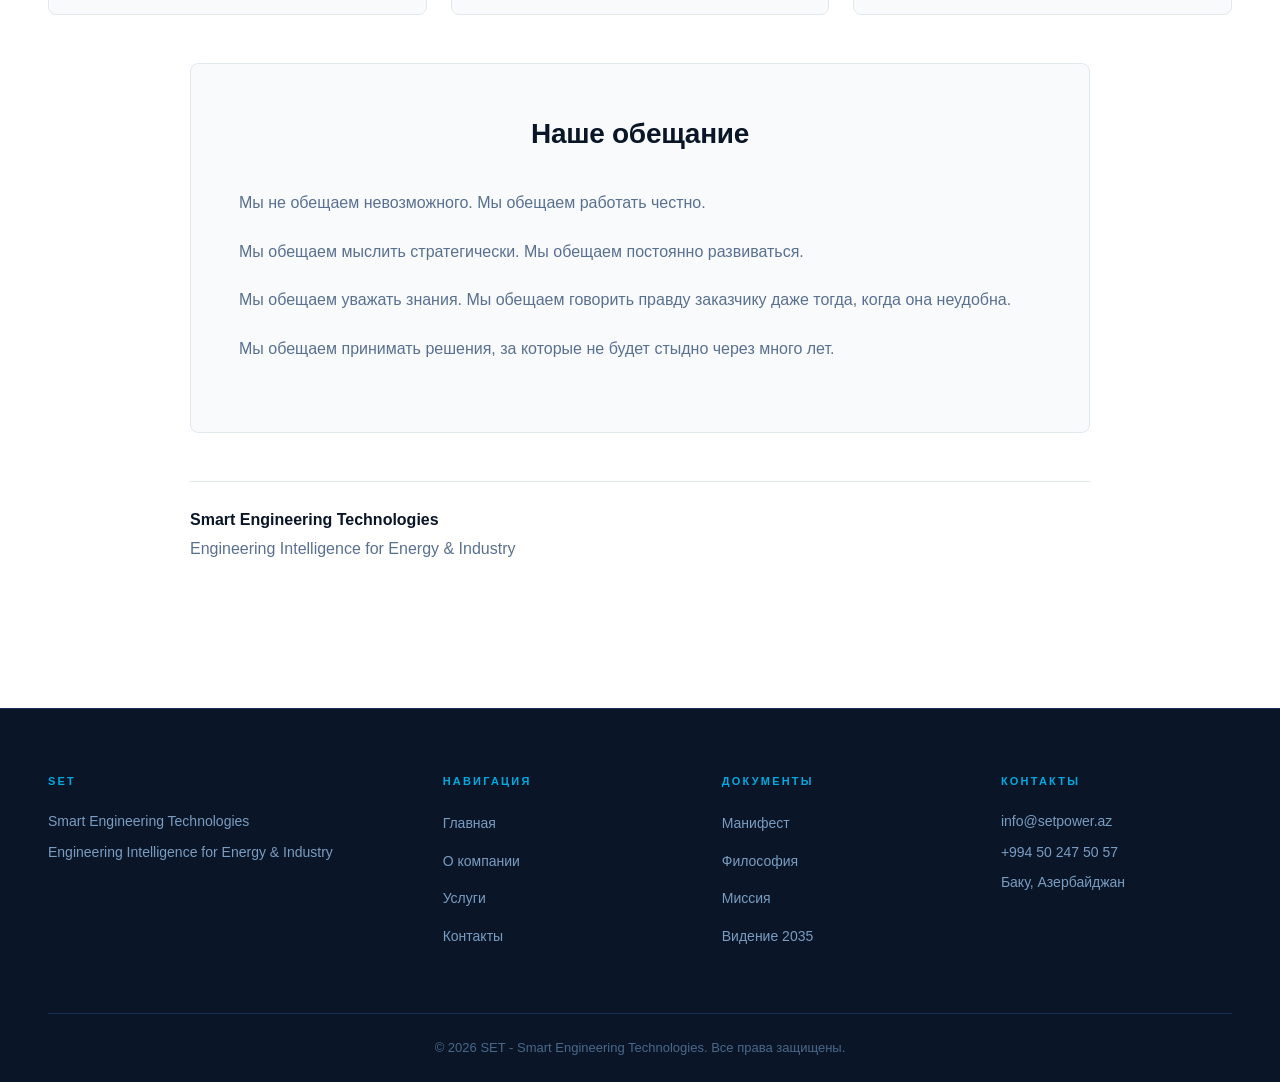
<file: values.html>
<!DOCTYPE html>
<html lang="ru">
<head>
    <meta charset="UTF-8">
    <meta name="viewport" content="width=device-width, initial-scale=1.0">
    <title>Ценности SET - Smart Engineering Technologies</title>
    <link rel="stylesheet" href="style.css">
</head>
<body>
    <nav class="navbar">
        <div class="container nav-container">
            <a href="index.html" class="logo">
                <img src="logo.png" alt="SET Logo" class="logo-img">
                <div class="logo-text">
                    <div class="logo-name">SET</div>
                    <div class="logo-subtitle">Smart Engineering Technologies</div>
                </div>
            </a>
            <button class="mobile-menu-btn" onclick="toggleMenu()">☰</button>
            <ul class="nav-links" id="navLinks">
                <li><a href="index.html">Главная</a></li>
                <li><a href="manifesto.html">Манифест</a></li>
                <li><a href="philosophy.html">Философия</a></li>
                <li><a href="about.html">О компании</a></li>
                <li><a href="mission.html">Миссия</a></li>
                <li><a href="why-set.html">Почему SET</a></li>
                <li><a href="vision-2035.html">Видение 2035</a></li>
                <li><a href="values.html" class="active">Ценности</a></li>
                <li><a href="services.html">Услуги</a></li>
                <li><a href="contact.html">Контакты</a></li>
            </ul>
        </div>
    </nav>

    <section class="page-hero">
        <div class="container">
            <h1>Наши Ценности</h1>
            <p class="hero-subtitle">Принципы, которыми мы руководствуемся каждый день</p>
        </div>
    </section>

    <section class="section content-section">
        <div class="container">
            <div class="content-block">
                <p class="lead-text">
                    Ценности SET — это не просто слова на стене. Это реальные принципы, которые определяют каждое наше решение, 
                    каждый проект и каждое взаимодействие с партнёрами.
                </p>
            </div>

            <div class="values-grid">
                <div class="value-card">
                    <div class="value-icon">⚙️</div>
                    <h3>Инженерное совершенство</h3>
                    <p>Каждое решение основано на стандартах, расчётах и глубокой технической экспертизе. Мы не допускаем компромиссов в качестве инженерной работы.</p>
                </div>

                <div class="value-card">
                    <div class="value-icon">💡</div>
                    <h3>Цифровое мышление</h3>
                    <p>Проектируем системы будущего: от SCADA до ИИ-аналитики и предиктивного обслуживания. Цифровые технологии — наш повседневный инструмент.</p>
                </div>

                <div class="value-card">
                    <div class="value-icon">🎯</div>
                    <h3>Результат для клиента</h3>
                    <p>Наш KPI — реальный экономический эффект и операционная эффективность заказчика. Успех проекта измеряется не контрактом, а работой решения спустя годы.</p>
                </div>

                <div class="value-card">
                    <div class="value-icon">🤝</div>
                    <h3>Открытое партнёрство</h3>
                    <p>Работаем по модели разделения результата — наш успех зависит от успеха клиента. Строим долгосрочные отношения на основе доверия.</p>
                </div>

                <div class="value-card">
                    <div class="value-icon">🔬</div>
                    <h3>Наука для промышленности</h3>
                    <p>Объединяем научные исследования, инженерную практику и цифровые технологии в единую систему. Знания должны превращаться в реальные проекты.</p>
                </div>

                <div class="value-card">
                    <div class="value-icon">⚡</div>
                    <h3>Инновации</h3>
                    <p>Постоянные исследования и разработки. Создаём технологии завтрашнего дня, а не используем вчерашние решения.</p>
                </div>

                <div class="value-card">
                    <div class="value-icon">🛡️</div>
                    <h3>Ответственность</h3>
                    <p>Каждое решение влияет на безопасность людей и устойчивость предприятий. Мы никогда не идём на компромисс с качеством и этикой.</p>
                </div>

                <div class="value-card">
                    <div class="value-icon">📚</div>
                    <h3>Непрерывное обучение</h3>
                    <p>Мир меняется быстро. Инженер, который перестал учиться, начинает отставать. Постоянное развитие — обязанность каждого сотрудника SET.</p>
                </div>

                <div class="value-card">
                    <div class="value-icon">🌍</div>
                    <h3>Работа для будущего</h3>
                    <p>Проектируем на десятилетия вперёд. Каждое решение учитывает развитие технологий и будущие потребности заказчика.</p>
                </div>
            </div>

            <div class="content-block highlight-block">
                <h2>Наше обещание</h2>
                <p>Мы не обещаем невозможного. Мы обещаем работать честно.</p>
                <p>Мы обещаем мыслить стратегически. Мы обещаем постоянно развиваться.</p>
                <p>Мы обещаем уважать знания. Мы обещаем говорить правду заказчику даже тогда, когда она неудобна.</p>
                <p>Мы обещаем принимать решения, за которые не будет стыдно через много лет.</p>
            </div>

            <div class="content-block">
                <p class="signature">
                    <strong>Smart Engineering Technologies</strong><br>
                    Engineering Intelligence for Energy & Industry
                </p>
            </div>
        </div>
    </section>

    <footer class="footer">
        <div class="container">
            <div class="footer-content">
                <div class="footer-section">
                    <h4>SET</h4>
                    <p>Smart Engineering Technologies</p>
                    <p>Engineering Intelligence for Energy & Industry</p>
                </div>
                <div class="footer-section">
                    <h4>Навигация</h4>
                    <ul>
                        <li><a href="index.html">Главная</a></li>
                        <li><a href="about.html">О компании</a></li>
                        <li><a href="services.html">Услуги</a></li>
                        <li><a href="contact.html">Контакты</a></li>
                    </ul>
                </div>
                <div class="footer-section">
                    <h4>Документы</h4>
                    <ul>
                        <li><a href="manifesto.html">Манифест</a></li>
                        <li><a href="philosophy.html">Философия</a></li>
                        <li><a href="mission.html">Миссия</a></li>
                        <li><a href="vision-2035.html">Видение 2035</a></li>
                    </ul>
                </div>
                <div class="footer-section">
                    <h4>Контакты</h4>
                    <p>info@setpower.az</p>
                    <p>+994 50 247 50 57</p>
                    <p>Баку, Азербайджан</p>
                </div>
            </div>
            <div class="footer-bottom">
                <p>&copy; 2026 SET - Smart Engineering Technologies. Все права защищены.</p>
            </div>
        </div>
    </footer>

    <script src="script.js"></script>
</body>
</html>
</file>
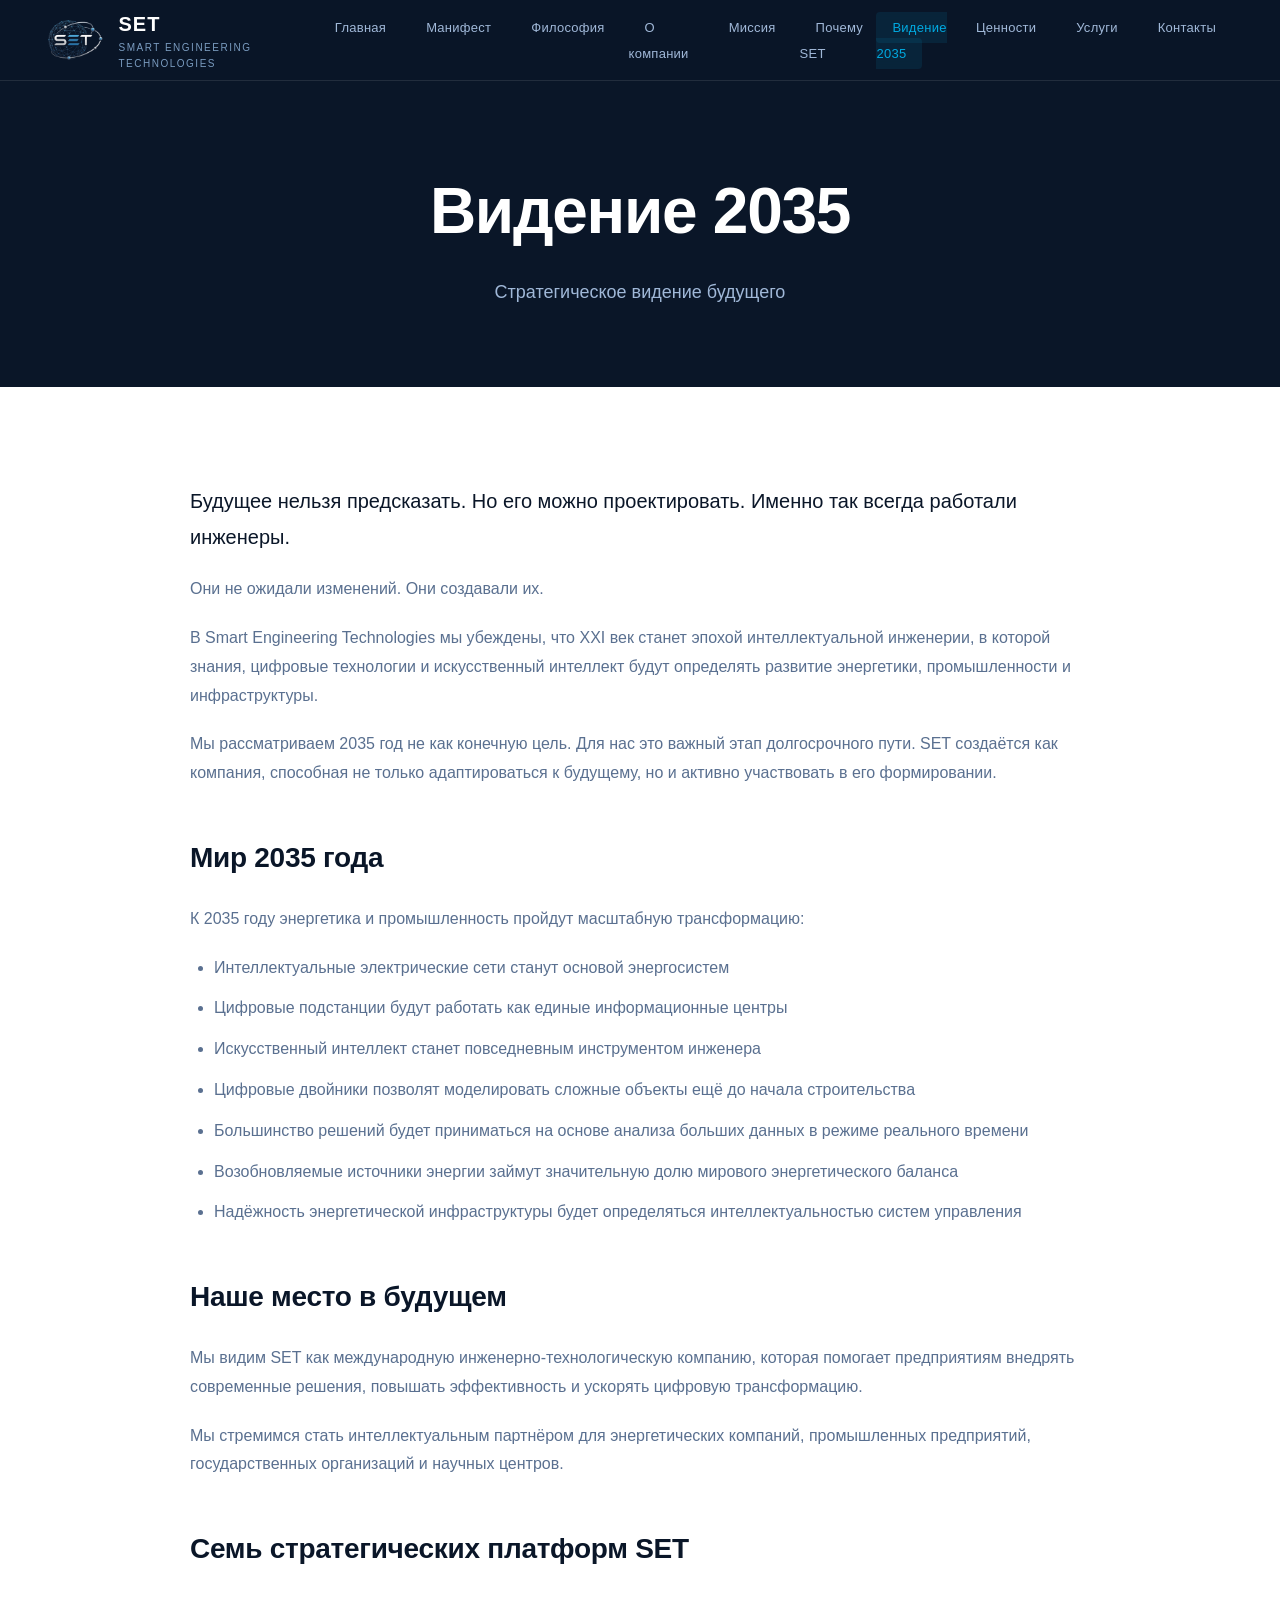
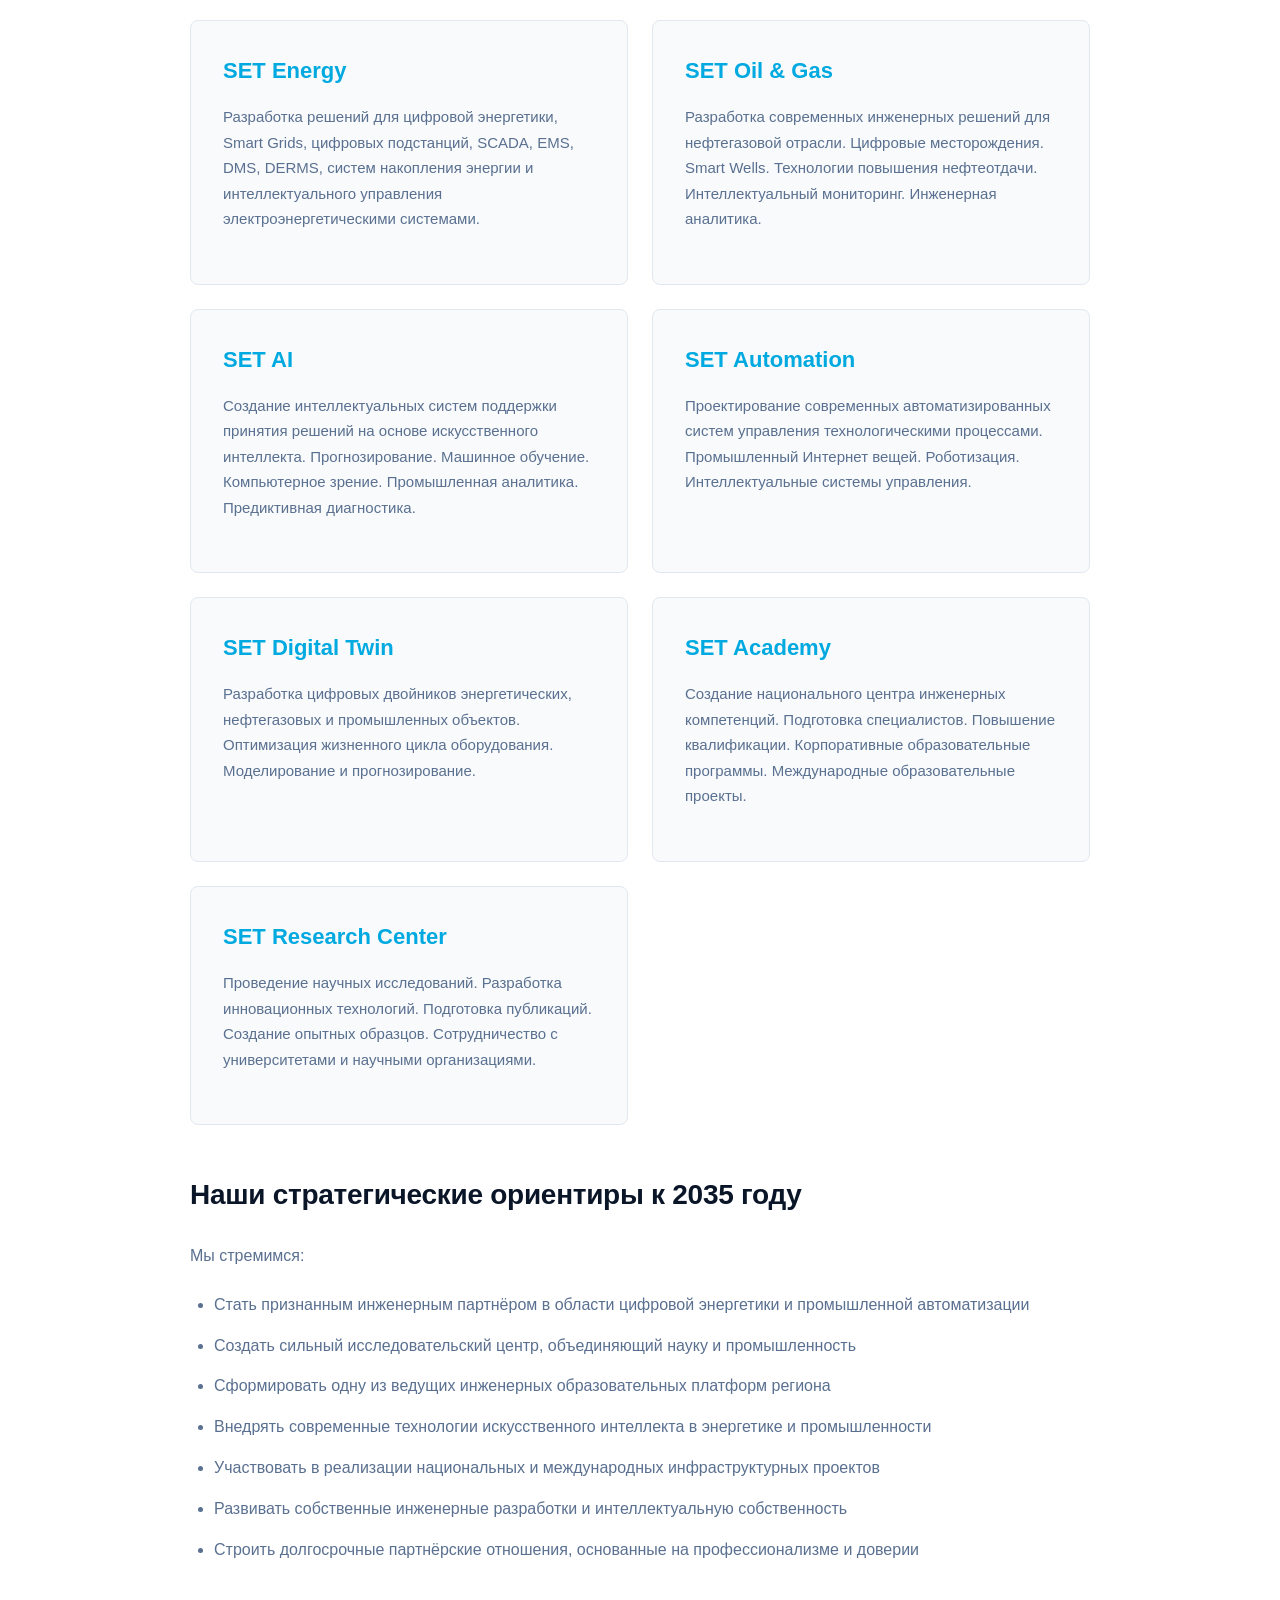
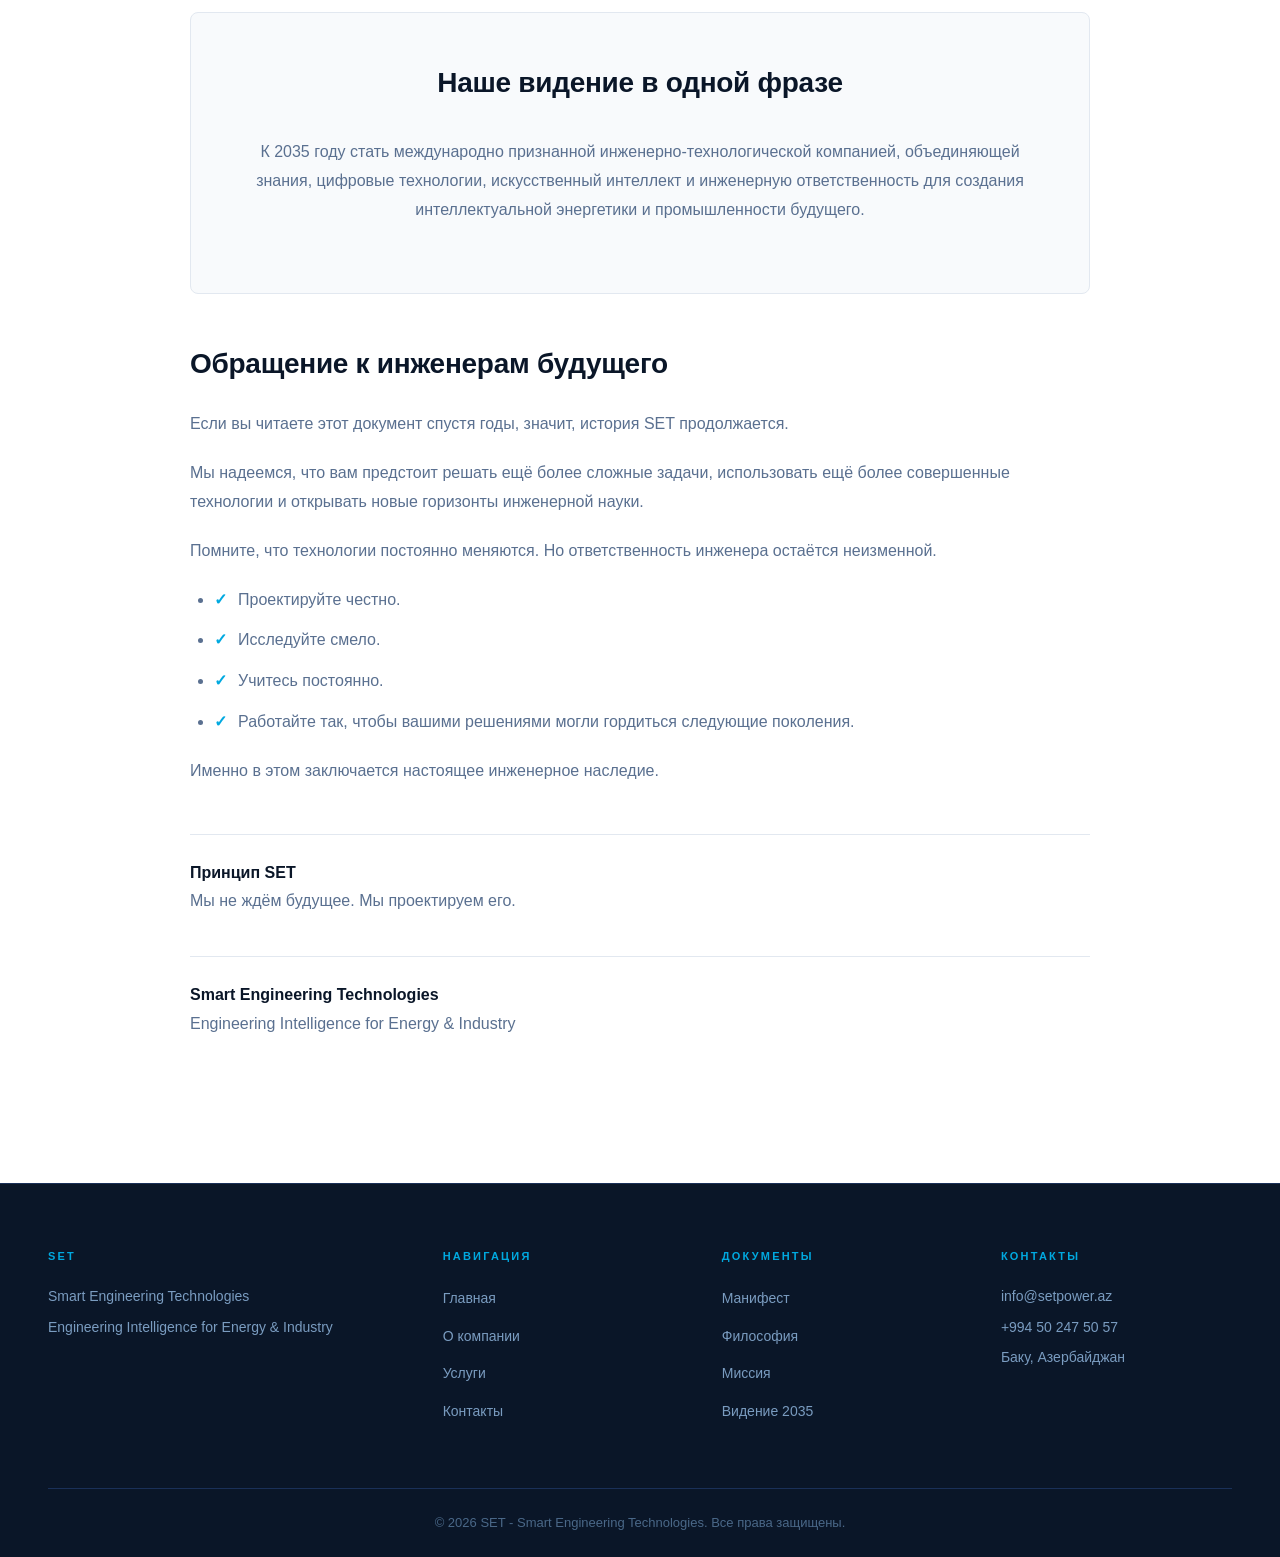
<file: vision-2035.html>
<!DOCTYPE html>
<html lang="ru">
<head>
    <meta charset="UTF-8">
    <meta name="viewport" content="width=device-width, initial-scale=1.0">
    <title>Видение 2035 - SET Smart Engineering Technologies</title>
    <link rel="stylesheet" href="style.css">
</head>
<body>
    <nav class="navbar">
        <div class="container nav-container">
            <a href="index.html" class="logo">
                <img src="logo.png" alt="SET Logo" class="logo-img">
                <div class="logo-text">
                    <div class="logo-name">SET</div>
                    <div class="logo-subtitle">Smart Engineering Technologies</div>
                </div>
            </a>
            <button class="mobile-menu-btn" onclick="toggleMenu()">☰</button>
            <ul class="nav-links" id="navLinks">
                <li><a href="index.html">Главная</a></li>
                <li><a href="manifesto.html">Манифест</a></li>
                <li><a href="philosophy.html">Философия</a></li>
                <li><a href="about.html">О компании</a></li>
                <li><a href="mission.html">Миссия</a></li>
                <li><a href="why-set.html">Почему SET</a></li>
                <li><a href="vision-2035.html" class="active">Видение 2035</a></li>
                <li><a href="values.html">Ценности</a></li>
                <li><a href="services.html">Услуги</a></li>
                <li><a href="contact.html">Контакты</a></li>
            </ul>
        </div>
    </nav>

    <section class="page-hero">
        <div class="container">
            <h1>Видение 2035</h1>
            <p class="hero-subtitle">Стратегическое видение будущего</p>
        </div>
    </section>

    <section class="section content-section">
        <div class="container">
            <div class="content-block">
                <p class="lead-text">
                    Будущее нельзя предсказать. Но его можно проектировать. Именно так всегда работали инженеры.
                </p>
                <p>
                    Они не ожидали изменений. Они создавали их.
                </p>
                <p>
                    В Smart Engineering Technologies мы убеждены, что XXI век станет эпохой интеллектуальной инженерии, 
                    в которой знания, цифровые технологии и искусственный интеллект будут определять развитие энергетики, 
                    промышленности и инфраструктуры.
                </p>
                <p>
                    Мы рассматриваем 2035 год не как конечную цель. Для нас это важный этап долгосрочного пути. 
                    SET создаётся как компания, способная не только адаптироваться к будущему, но и активно участвовать в его формировании.
                </p>
            </div>

            <div class="content-block">
                <h2>Мир 2035 года</h2>
                <p>К 2035 году энергетика и промышленность пройдут масштабную трансформацию:</p>
                <ul class="vision-list">
                    <li>Интеллектуальные электрические сети станут основой энергосистем</li>
                    <li>Цифровые подстанции будут работать как единые информационные центры</li>
                    <li>Искусственный интеллект станет повседневным инструментом инженера</li>
                    <li>Цифровые двойники позволят моделировать сложные объекты ещё до начала строительства</li>
                    <li>Большинство решений будет приниматься на основе анализа больших данных в режиме реального времени</li>
                    <li>Возобновляемые источники энергии займут значительную долю мирового энергетического баланса</li>
                    <li>Надёжность энергетической инфраструктуры будет определяться интеллектуальностью систем управления</li>
                </ul>
            </div>

            <div class="content-block">
                <h2>Наше место в будущем</h2>
                <p>
                    Мы видим SET как международную инженерно-технологическую компанию, которая помогает предприятиям 
                    внедрять современные решения, повышать эффективность и ускорять цифровую трансформацию.
                </p>
                <p>
                    Мы стремимся стать интеллектуальным партнёром для энергетических компаний, промышленных предприятий, 
                    государственных организаций и научных центров.
                </p>
            </div>

            <div class="content-block">
                <h2>Семь стратегических платформ SET</h2>
                <div class="platforms-grid">
                    <div class="platform-card">
                        <h3>SET Energy</h3>
                        <p>Разработка решений для цифровой энергетики, Smart Grids, цифровых подстанций, SCADA, EMS, DMS, DERMS, систем накопления энергии и интеллектуального управления электроэнергетическими системами.</p>
                    </div>
                    <div class="platform-card">
                        <h3>SET Oil & Gas</h3>
                        <p>Разработка современных инженерных решений для нефтегазовой отрасли. Цифровые месторождения. Smart Wells. Технологии повышения нефтеотдачи. Интеллектуальный мониторинг. Инженерная аналитика.</p>
                    </div>
                    <div class="platform-card">
                        <h3>SET AI</h3>
                        <p>Создание интеллектуальных систем поддержки принятия решений на основе искусственного интеллекта. Прогнозирование. Машинное обучение. Компьютерное зрение. Промышленная аналитика. Предиктивная диагностика.</p>
                    </div>
                    <div class="platform-card">
                        <h3>SET Automation</h3>
                        <p>Проектирование современных автоматизированных систем управления технологическими процессами. Промышленный Интернет вещей. Роботизация. Интеллектуальные системы управления.</p>
                    </div>
                    <div class="platform-card">
                        <h3>SET Digital Twin</h3>
                        <p>Разработка цифровых двойников энергетических, нефтегазовых и промышленных объектов. Оптимизация жизненного цикла оборудования. Моделирование и прогнозирование.</p>
                    </div>
                    <div class="platform-card">
                        <h3>SET Academy</h3>
                        <p>Создание национального центра инженерных компетенций. Подготовка специалистов. Повышение квалификации. Корпоративные образовательные программы. Международные образовательные проекты.</p>
                    </div>
                    <div class="platform-card">
                        <h3>SET Research Center</h3>
                        <p>Проведение научных исследований. Разработка инновационных технологий. Подготовка публикаций. Создание опытных образцов. Сотрудничество с университетами и научными организациями.</p>
                    </div>
                </div>
            </div>

            <div class="content-block">
                <h2>Наши стратегические ориентиры к 2035 году</h2>
                <p>Мы стремимся:</p>
                <ul class="vision-list">
                    <li>Стать признанным инженерным партнёром в области цифровой энергетики и промышленной автоматизации</li>
                    <li>Создать сильный исследовательский центр, объединяющий науку и промышленность</li>
                    <li>Сформировать одну из ведущих инженерных образовательных платформ региона</li>
                    <li>Внедрять современные технологии искусственного интеллекта в энергетике и промышленности</li>
                    <li>Участвовать в реализации национальных и международных инфраструктурных проектов</li>
                    <li>Развивать собственные инженерные разработки и интеллектуальную собственность</li>
                    <li>Строить долгосрочные партнёрские отношения, основанные на профессионализме и доверии</li>
                </ul>
            </div>

            <div class="content-block highlight-block">
                <h2>Наше видение в одной фразе</h2>
                <p class="vision-statement">
                    К 2035 году стать международно признанной инженерно-технологической компанией, объединяющей знания, 
                    цифровые технологии, искусственный интеллект и инженерную ответственность для создания интеллектуальной 
                    энергетики и промышленности будущего.
                </p>
            </div>

            <div class="content-block">
                <h2>Обращение к инженерам будущего</h2>
                <p>
                    Если вы читаете этот документ спустя годы, значит, история SET продолжается.
                </p>
                <p>
                    Мы надеемся, что вам предстоит решать ещё более сложные задачи, использовать ещё более совершенные 
                    технологии и открывать новые горизонты инженерной науки.
                </p>
                <p>
                    Помните, что технологии постоянно меняются. Но ответственность инженера остаётся неизменной.
                </p>
                <ul class="promise-list">
                    <li>Проектируйте честно.</li>
                    <li>Исследуйте смело.</li>
                    <li>Учитесь постоянно.</li>
                    <li>Работайте так, чтобы вашими решениями могли гордиться следующие поколения.</li>
                </ul>
                <p>Именно в этом заключается настоящее инженерное наследие.</p>
            </div>

            <div class="content-block">
                <p class="signature">
                    <strong>Принцип SET</strong><br>
                    Мы не ждём будущее. Мы проектируем его.
                </p>
                <p class="signature">
                    <strong>Smart Engineering Technologies</strong><br>
                    Engineering Intelligence for Energy & Industry
                </p>
            </div>
        </div>
    </section>

    <footer class="footer">
        <div class="container">
            <div class="footer-content">
                <div class="footer-section">
                    <h4>SET</h4>
                    <p>Smart Engineering Technologies</p>
                    <p>Engineering Intelligence for Energy & Industry</p>
                </div>
                <div class="footer-section">
                    <h4>Навигация</h4>
                    <ul>
                        <li><a href="index.html">Главная</a></li>
                        <li><a href="about.html">О компании</a></li>
                        <li><a href="services.html">Услуги</a></li>
                        <li><a href="contact.html">Контакты</a></li>
                    </ul>
                </div>
                <div class="footer-section">
                    <h4>Документы</h4>
                    <ul>
                        <li><a href="manifesto.html">Манифест</a></li>
                        <li><a href="philosophy.html">Философия</a></li>
                        <li><a href="mission.html">Миссия</a></li>
                        <li><a href="vision-2035.html">Видение 2035</a></li>
                    </ul>
                </div>
                <div class="footer-section">
                    <h4>Контакты</h4>
                    <p>info@setpower.az</p>
                    <p>+994 50 247 50 57</p>
                    <p>Баку, Азербайджан</p>
                </div>
            </div>
            <div class="footer-bottom">
                <p>&copy; 2026 SET - Smart Engineering Technologies. Все права защищены.</p>
            </div>
        </div>
    </footer>

    <script src="script.js"></script>
</body>
</html>
</file>
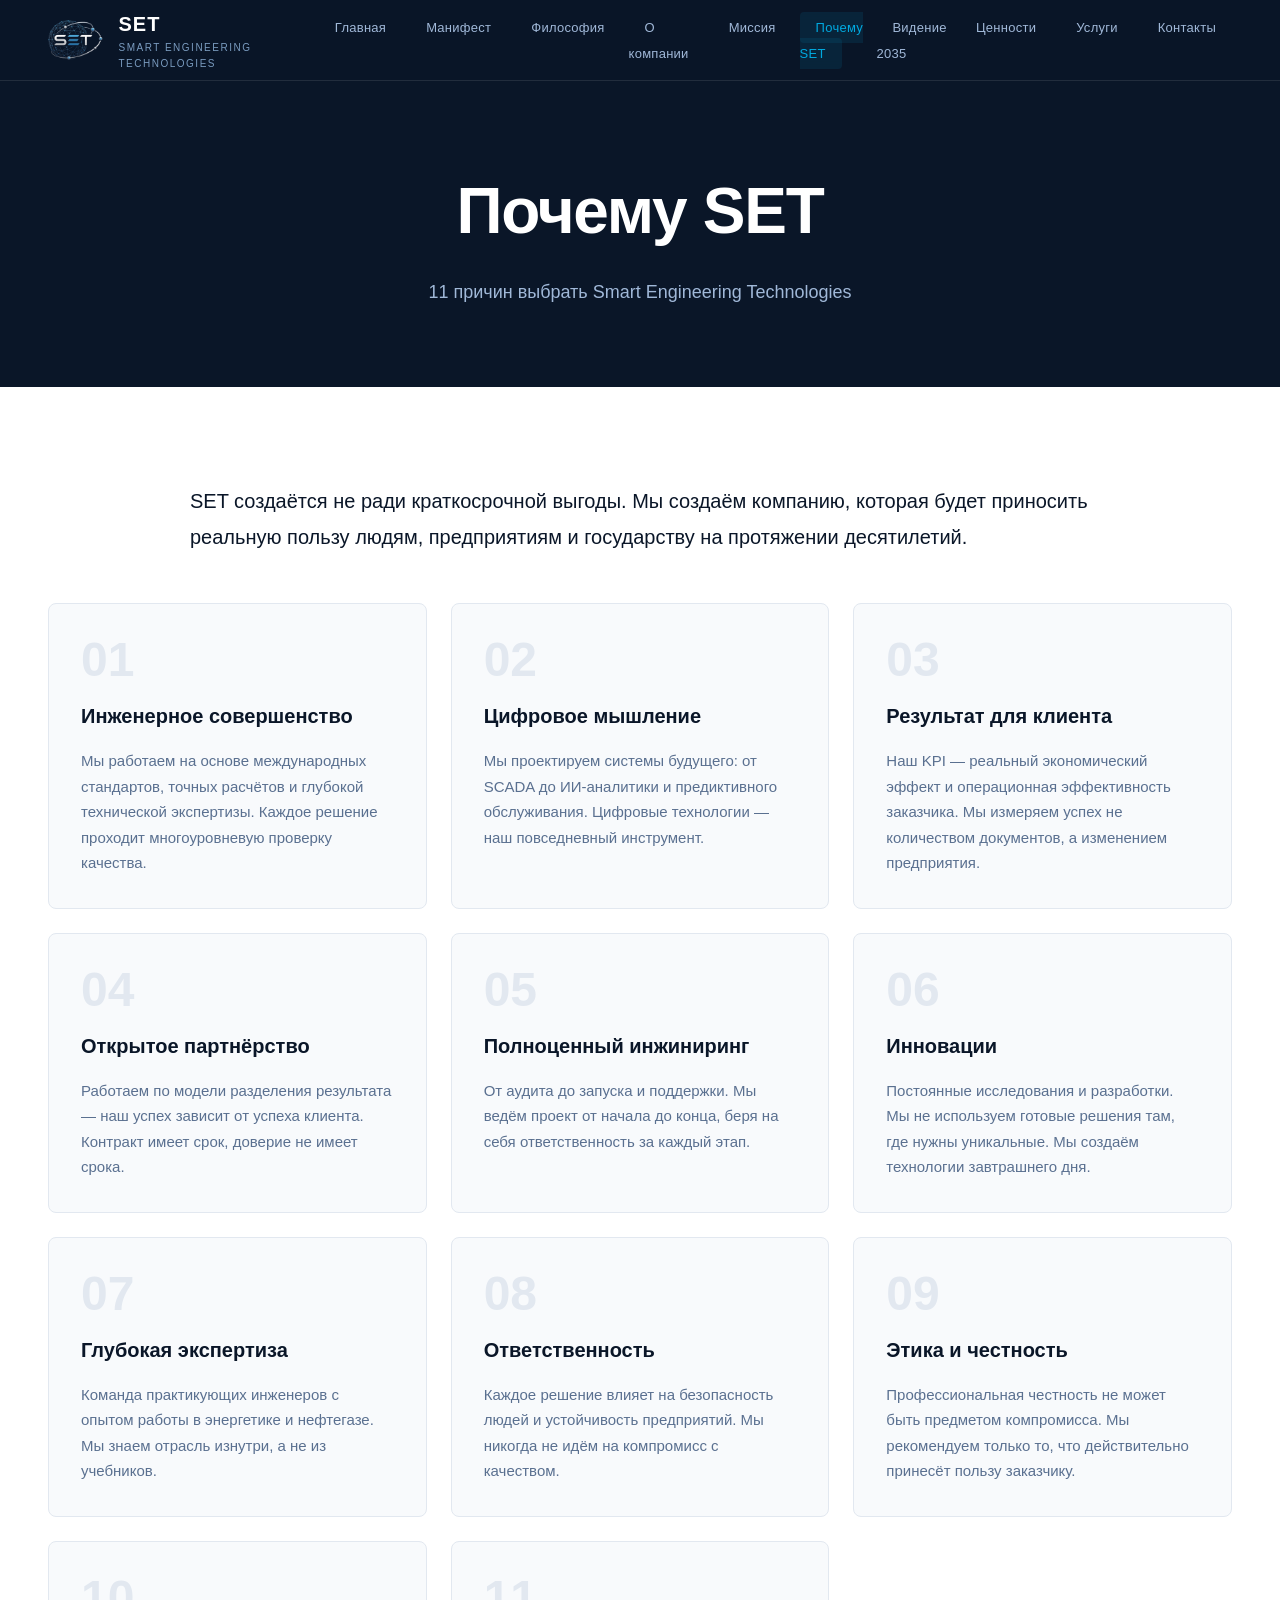
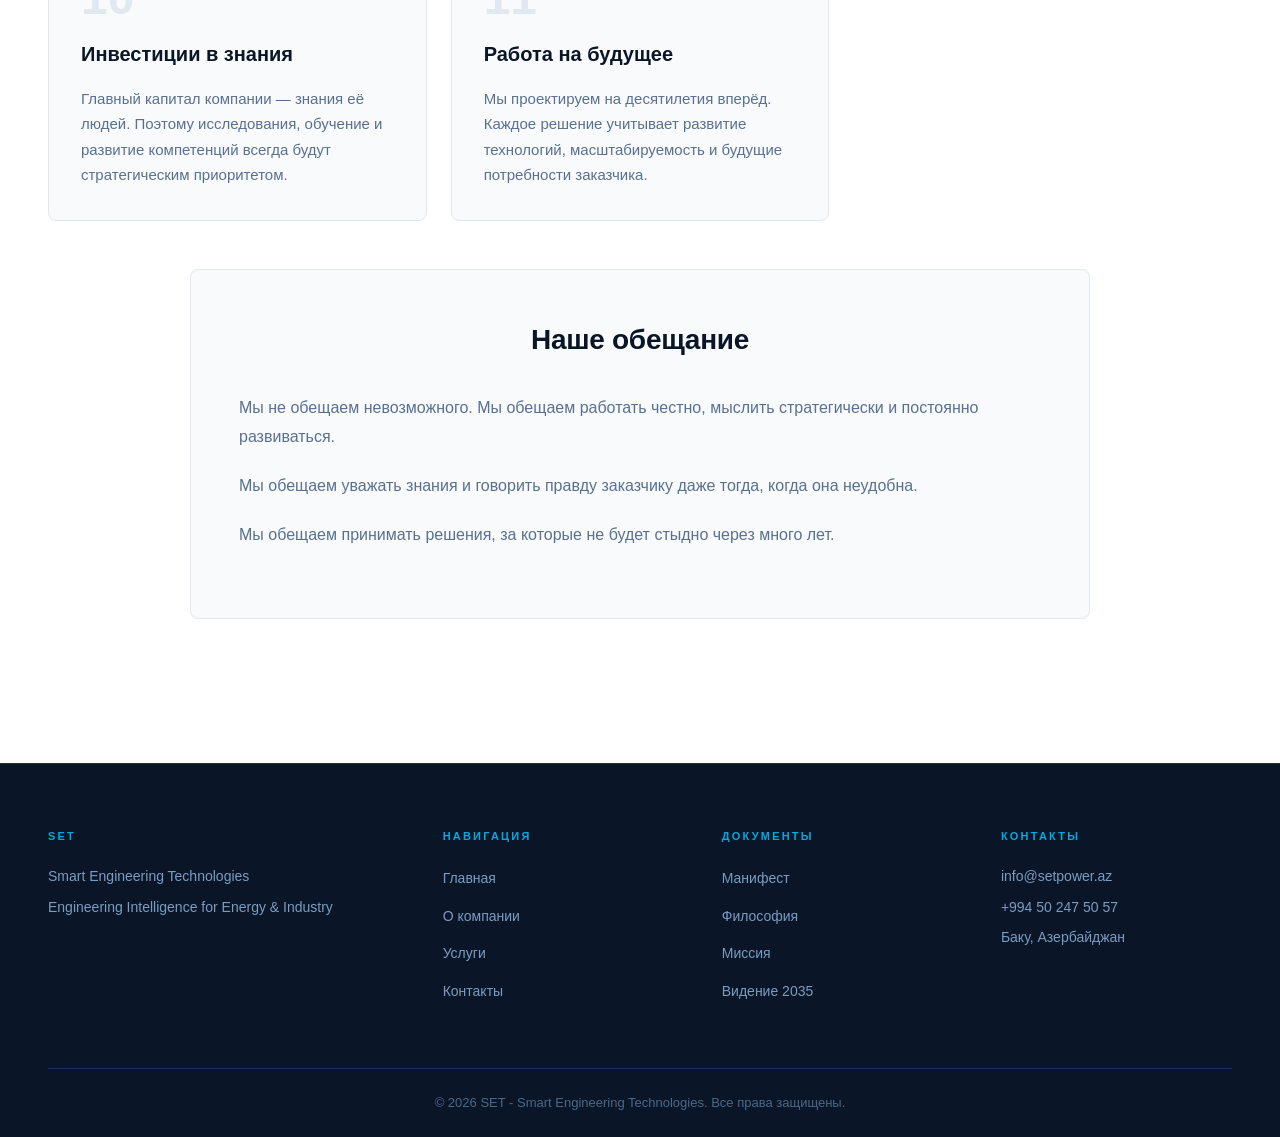
<file: why-set.html>
<!DOCTYPE html>
<html lang="ru">
<head>
    <meta charset="UTF-8">
    <meta name="viewport" content="width=device-width, initial-scale=1.0">
    <title>Почему SET - Smart Engineering Technologies</title>
    <link rel="stylesheet" href="style.css">
</head>
<body>
    <nav class="navbar">
        <div class="container nav-container">
            <a href="index.html" class="logo">
                <img src="logo.png" alt="SET Logo" class="logo-img">
                <div class="logo-text">
                    <div class="logo-name">SET</div>
                    <div class="logo-subtitle">Smart Engineering Technologies</div>
                </div>
            </a>
            <button class="mobile-menu-btn" onclick="toggleMenu()">☰</button>
            <ul class="nav-links" id="navLinks">
                <li><a href="index.html">Главная</a></li>
                <li><a href="manifesto.html">Манифест</a></li>
                <li><a href="philosophy.html">Философия</a></li>
                <li><a href="about.html">О компании</a></li>
                <li><a href="mission.html">Миссия</a></li>
                <li><a href="why-set.html" class="active">Почему SET</a></li>
                <li><a href="vision-2035.html">Видение 2035</a></li>
                <li><a href="values.html">Ценности</a></li>
                <li><a href="services.html">Услуги</a></li>
                <li><a href="contact.html">Контакты</a></li>
            </ul>
        </div>
    </nav>

    <section class="page-hero">
        <div class="container">
            <h1>Почему SET</h1>
            <p class="hero-subtitle">11 причин выбрать Smart Engineering Technologies</p>
        </div>
    </section>

    <section class="section content-section">
        <div class="container">
            <div class="content-block">
                <p class="lead-text">
                    SET создаётся не ради краткосрочной выгоды. Мы создаём компанию, которая будет приносить реальную пользу 
                    людям, предприятиям и государству на протяжении десятилетий.
                </p>
            </div>

            <div class="reasons-grid">
                <div class="reason-card">
                    <div class="reason-number">01</div>
                    <h3>Инженерное совершенство</h3>
                    <p>Мы работаем на основе международных стандартов, точных расчётов и глубокой технической экспертизы. Каждое решение проходит многоуровневую проверку качества.</p>
                </div>

                <div class="reason-card">
                    <div class="reason-number">02</div>
                    <h3>Цифровое мышление</h3>
                    <p>Мы проектируем системы будущего: от SCADA до ИИ-аналитики и предиктивного обслуживания. Цифровые технологии — наш повседневный инструмент.</p>
                </div>

                <div class="reason-card">
                    <div class="reason-number">03</div>
                    <h3>Результат для клиента</h3>
                    <p>Наш KPI — реальный экономический эффект и операционная эффективность заказчика. Мы измеряем успех не количеством документов, а изменением предприятия.</p>
                </div>

                <div class="reason-card">
                    <div class="reason-number">04</div>
                    <h3>Открытое партнёрство</h3>
                    <p>Работаем по модели разделения результата — наш успех зависит от успеха клиента. Контракт имеет срок, доверие не имеет срока.</p>
                </div>

                <div class="reason-card">
                    <div class="reason-number">05</div>
                    <h3>Полноценный инжиниринг</h3>
                    <p>От аудита до запуска и поддержки. Мы ведём проект от начала до конца, беря на себя ответственность за каждый этап.</p>
                </div>

                <div class="reason-card">
                    <div class="reason-number">06</div>
                    <h3>Инновации</h3>
                    <p>Постоянные исследования и разработки. Мы не используем готовые решения там, где нужны уникальные. Мы создаём технологии завтрашнего дня.</p>
                </div>

                <div class="reason-card">
                    <div class="reason-number">07</div>
                    <h3>Глубокая экспертиза</h3>
                    <p>Команда практикующих инженеров с опытом работы в энергетике и нефтегазе. Мы знаем отрасль изнутри, а не из учебников.</p>
                </div>

                <div class="reason-card">
                    <div class="reason-number">08</div>
                    <h3>Ответственность</h3>
                    <p>Каждое решение влияет на безопасность людей и устойчивость предприятий. Мы никогда не идём на компромисс с качеством.</p>
                </div>

                <div class="reason-card">
                    <div class="reason-number">09</div>
                    <h3>Этика и честность</h3>
                    <p>Профессиональная честность не может быть предметом компромисса. Мы рекомендуем только то, что действительно принесёт пользу заказчику.</p>
                </div>

                <div class="reason-card">
                    <div class="reason-number">10</div>
                    <h3>Инвестиции в знания</h3>
                    <p>Главный капитал компании — знания её людей. Поэтому исследования, обучение и развитие компетенций всегда будут стратегическим приоритетом.</p>
                </div>

                <div class="reason-card">
                    <div class="reason-number">11</div>
                    <h3>Работа на будущее</h3>
                    <p>Мы проектируем на десятилетия вперёд. Каждое решение учитывает развитие технологий, масштабируемость и будущие потребности заказчика.</p>
                </div>
            </div>

            <div class="content-block highlight-block">
                <h2>Наше обещание</h2>
                <p>Мы не обещаем невозможного. Мы обещаем работать честно, мыслить стратегически и постоянно развиваться.</p>
                <p>Мы обещаем уважать знания и говорить правду заказчику даже тогда, когда она неудобна.</p>
                <p>Мы обещаем принимать решения, за которые не будет стыдно через много лет.</p>
            </div>
        </div>
    </section>

    <footer class="footer">
        <div class="container">
            <div class="footer-content">
                <div class="footer-section">
                    <h4>SET</h4>
                    <p>Smart Engineering Technologies</p>
                    <p>Engineering Intelligence for Energy & Industry</p>
                </div>
                <div class="footer-section">
                    <h4>Навигация</h4>
                    <ul>
                        <li><a href="index.html">Главная</a></li>
                        <li><a href="about.html">О компании</a></li>
                        <li><a href="services.html">Услуги</a></li>
                        <li><a href="contact.html">Контакты</a></li>
                    </ul>
                </div>
                <div class="footer-section">
                    <h4>Документы</h4>
                    <ul>
                        <li><a href="manifesto.html">Манифест</a></li>
                        <li><a href="philosophy.html">Философия</a></li>
                        <li><a href="mission.html">Миссия</a></li>
                        <li><a href="vision-2035.html">Видение 2035</a></li>
                    </ul>
                </div>
                <div class="footer-section">
                    <h4>Контакты</h4>
                    <p>info@setpower.az</p>
                    <p>+994 50 247 50 57</p>
                    <p>Баку, Азербайджан</p>
                </div>
            </div>
            <div class="footer-bottom">
                <p>&copy; 2026 SET - Smart Engineering Technologies. Все права защищены.</p>
            </div>
        </div>
    </footer>

    <script src="script.js"></script>
</body>
</html>
</file>
<file: style.css>
/* ===== RESET & BASE ===== */
*, *::before, *::after { margin: 0; padding: 0; box-sizing: border-box; }
html { scroll-behavior: smooth; }
body {
    font-family: 'Inter', -apple-system, BlinkMacSystemFont, 'Segoe UI', sans-serif;
    color: #0A1628;
    background: #fff;
    -webkit-font-smoothing: antialiased;
    line-height: 1.6;
}
img { max-width: 100%; display: block; }
a { text-decoration: none; color: inherit; transition: color 0.2s; }
ul { list-style: none; }

/* ===== CONTAINER ===== */
.container { max-width: 1440px; margin: 0 auto; padding: 0 48px; }
@media (max-width: 768px) { .container { padding: 0 24px; } }

/* ===== NAVBAR ===== */
.navbar {
    position: fixed; top: 0; left: 0; right: 0; z-index: 1000;
    background: rgba(10, 22, 40, 0.95);
    backdrop-filter: blur(10px);
    border-bottom: 1px solid rgba(255,255,255,0.1);
}
.nav-container {
    max-width: 1440px; margin: 0 auto; padding: 0 48px;
    height: 80px; display: flex; align-items: center; justify-content: space-between;
}
@media (max-width: 768px) { .nav-container { padding: 0 24px; } }
.logo { display: flex; align-items: center; gap: 16px; }
.logo-img { height: 40px; width: auto; }
.logo-name {
    font-family: 'Barlow', sans-serif; font-weight: 700; font-size: 20px;
    letter-spacing: 0.05em; color: #fff;
}
.logo-subtitle {
    font-family: 'Barlow Condensed', sans-serif; font-size: 10px;
    letter-spacing: 0.15em; text-transform: uppercase; color: #7A9CC0;
}
.nav-links { display: flex; gap: 8px; }
.nav-links a {
    padding: 8px 16px; font-size: 13px; font-weight: 500;
    letter-spacing: 0.02em; color: #A0B8D8; transition: all 0.2s;
    border-radius: 4px;
}
.nav-links a:hover { color: #fff; background: rgba(255,255,255,0.1); }
.nav-links a.active { color: #00A9E0; background: rgba(0,169,224,0.1); }
.mobile-menu-btn {
    display: none; background: none; border: none; color: #fff;
    font-size: 24px; cursor: pointer; padding: 8px;
}
@media (max-width: 1200px) {
    .nav-links { display: none; }
    .mobile-menu-btn { display: block; }
    .nav-links.open {
        display: flex; flex-direction: column;
        position: absolute; top: 80px; left: 0; right: 0;
        background: rgba(10, 22, 40, 0.98); padding: 20px 24px; gap: 0;
        border-top: 1px solid rgba(255,255,255,0.1);
    }
    .nav-links.open a {
        padding: 12px 0; color: #A0B8D8; border-bottom: 1px solid rgba(255,255,255,0.1);
        font-size: 14px;
    }
    .nav-links.open a:last-child { border-bottom: none; }
}

/* ===== HERO ===== */
.hero {
    position: relative; min-height: 100vh; display: flex;
    align-items: center; background: #0A1628; overflow: hidden;
}
.hero-video-bg { position: absolute; inset: 0; }
.hero-video-bg video {
    width: 100%; height: 100%; object-fit: cover; opacity: 0.4;
}
.hero-overlay {
    position: absolute; inset: 0;
    background: linear-gradient(90deg, rgba(10,22,40,0.9) 0%, rgba(10,22,40,0.7) 50%, rgba(10,22,40,0.4) 100%);
}
.hero-content {
    position: relative; z-index: 10; max-width: 1440px; margin: 0 auto;
    padding: 128px 48px 80px; width: 100%;
}
@media (max-width: 768px) { .hero-content { padding: 100px 24px 60px; } }
.hero-title {
    font-family: 'Barlow', sans-serif; font-weight: 700;
    font-size: clamp(2.5rem, 6vw, 4.5rem); color: #fff;
    letter-spacing: -0.02em; line-height: 1.1; margin-bottom: 24px;
}
.hero-subtitle {
    font-size: 18px; color: #A0B8D8; max-width: 600px;
    margin-bottom: 40px; font-weight: 300;
}
.hero-buttons { display: flex; flex-wrap: wrap; gap: 16px; }
.btn {
    padding: 14px 32px; font-family: 'Barlow Condensed', sans-serif;
    font-weight: 700; font-size: 13px; letter-spacing: 0.12em;
    text-transform: uppercase; transition: all 0.3s; cursor: pointer;
    border: none; display: inline-block;
}
.btn-primary { background: #00A9E0; color: #fff; }
.btn-primary:hover { background: #00BFFF; box-shadow: 0 0 30px rgba(0,169,224,0.3); }
.btn-secondary { border: 1px solid rgba(255,255,255,0.3); color: #fff; }
.btn-secondary:hover { border-color: #fff; background: rgba(255,255,255,0.1); }

/* ===== PAGE HERO ===== */
.page-hero {
    background: #0A1628; padding: 160px 0 80px; text-align: center;
}
.page-hero h1 {
    font-family: 'Barlow', sans-serif; font-weight: 700;
    font-size: clamp(2.5rem, 5vw, 4rem); color: #fff;
    letter-spacing: -0.02em; margin-bottom: 16px;
}
.page-hero .hero-subtitle {
    color: #A0B8D8; font-size: 18px; max-width: 600px;
    margin: 0 auto; font-weight: 300;
}

/* ===== SECTIONS ===== */
.section { padding: 96px 0; }
@media (max-width: 768px) { .section { padding: 64px 0; } }
.section-title {
    font-family: 'Barlow', sans-serif; font-weight: 700;
    font-size: clamp(2rem, 4vw, 3rem); line-height: 1.2;
    letter-spacing: -0.02em; margin-bottom: 48px; text-align: center;
}
.section-text {
    font-size: 18px; line-height: 1.8; color: #5A7090;
    margin-bottom: 24px; font-weight: 300;
}

/* ===== CONTENT SECTIONS ===== */
.content-section { background: #fff; }
.content-block {
    max-width: 900px; margin: 0 auto 48px;
}
.content-block h2 {
    font-family: 'Barlow', sans-serif; font-weight: 700;
    font-size: 28px; color: #0A1628; margin-bottom: 24px;
    letter-spacing: -0.01em;
}
.content-block p {
    font-size: 16px; line-height: 1.8; color: #5A7090;
    margin-bottom: 20px; font-weight: 300;
}
.lead-text {
    font-size: 20px !important; color: #0A1628 !important;
    font-weight: 400 !important;
}
.content-block ul {
    margin: 20px 0; padding-left: 24px;
}
.content-block ul li {
    font-size: 16px; line-height: 1.8; color: #5A7090;
    margin-bottom: 12px; font-weight: 300;
    list-style: disc;
}
.signature {
    margin-top: 40px; padding-top: 24px;
    border-top: 1px solid #E2E8F0;
}
.signature strong {
    color: #0A1628; font-weight: 600;
}

/* ===== HIGHLIGHT BLOCK ===== */
.highlight-block {
    background: #F8FAFC; border: 1px solid #E2E8F0;
    padding: 48px; border-radius: 8px; margin: 48px auto;
}
.highlight-block h2 {
    text-align: center; margin-bottom: 32px;
}
.manifesto-principle {
    font-family: 'Barlow', sans-serif; font-size: 24px;
    font-weight: 600; color: #00A9E0; text-align: center;
    font-style: italic; margin: 32px 0;
}
.mission-statement, .vision-statement {
    font-family: 'Barlow', sans-serif; font-size: 20px;
    font-weight: 500; color: #0A1628; text-align: center;
    line-height: 1.6; margin: 32px 0;
}

/* ===== PROMISE LIST ===== */
.promise-list {
    margin: 32px 0; padding: 0;
}
.promise-list li {
    font-size: 16px; line-height: 1.8; color: #5A7090;
    margin-bottom: 12px; font-weight: 300;
    list-style: none; padding-left: 24px; position: relative;
}
.promise-list li::before {
    content: '✓'; position: absolute; left: 0;
    color: #00A9E0; font-weight: 700;
}

/* ===== VISION LIST ===== */
.vision-list {
    margin: 24px 0; padding-left: 24px;
}
.vision-list li {
    font-size: 16px; line-height: 1.8; color: #5A7090;
    margin-bottom: 12px; font-weight: 300;
    list-style: disc;
}

/* ===== PRINCIPLES GRID ===== */
.principles-grid {
    display: grid; grid-template-columns: repeat(auto-fit, minmax(320px, 1fr));
    gap: 32px; margin: 48px 0;
}
.principle-card {
    background: #F8FAFC; border: 1px solid #E2E8F0;
    padding: 32px; border-radius: 8px; transition: all 0.3s;
}
.principle-card:hover {
    border-color: rgba(0,169,224,0.3);
    box-shadow: 0 10px 30px rgba(0,169,224,0.08);
    transform: translateY(-4px);
}
.principle-number {
    font-family: 'Barlow', sans-serif; font-weight: 700;
    font-size: 48px; color: #E2E8F0; line-height: 1;
    margin-bottom: 16px;
}
.principle-card h3 {
    font-family: 'Barlow', sans-serif; font-weight: 700;
    font-size: 20px; color: #0A1628; margin-bottom: 16px;
}
.principle-card p {
    font-size: 15px; line-height: 1.7; color: #5A7090;
    font-weight: 300;
}

/* ===== MISSION GRID ===== */
.mission-grid {
    display: grid; grid-template-columns: repeat(auto-fit, minmax(320px, 1fr));
    gap: 32px; margin: 48px 0;
}
.mission-item {
    background: #F8FAFC; border: 1px solid #E2E8F0;
    padding: 32px; border-radius: 8px;
}
.mission-item h3 {
    font-family: 'Barlow', sans-serif; font-weight: 700;
    font-size: 20px; color: #0A1628; margin-bottom: 16px;
}
.mission-item p {
    font-size: 15px; line-height: 1.7; color: #5A7090;
    margin-bottom: 12px; font-weight: 300;
}

/* ===== PLATFORMS GRID ===== */
.platforms-grid {
    display: grid; grid-template-columns: repeat(auto-fit, minmax(300px, 1fr));
    gap: 24px; margin: 48px 0;
}
.platform-card {
    background: #F8FAFC; border: 1px solid #E2E8F0;
    padding: 32px; border-radius: 8px; transition: all 0.3s;
}
.platform-card:hover {
    border-color: rgba(0,169,224,0.3);
    box-shadow: 0 10px 30px rgba(0,169,224,0.08);
}
.platform-card h3 {
    font-family: 'Barlow', sans-serif; font-weight: 700;
    font-size: 22px; color: #00A9E0; margin-bottom: 16px;
}
.platform-card p {
    font-size: 15px; line-height: 1.7; color: #5A7090;
    font-weight: 300;
}

/* ===== REASONS GRID ===== */
.reasons-grid {
    display: grid; grid-template-columns: repeat(auto-fit, minmax(300px, 1fr));
    gap: 24px; margin: 48px 0;
}
.reason-card {
    background: #F8FAFC; border: 1px solid #E2E8F0;
    padding: 32px; border-radius: 8px; transition: all 0.3s;
    position: relative;
}
.reason-card:hover {
    border-color: rgba(0,169,224,0.3);
    box-shadow: 0 10px 30px rgba(0,169,224,0.08);
    transform: translateY(-4px);
}
.reason-number {
    font-family: 'Barlow', sans-serif; font-weight: 700;
    font-size: 48px; color: #E2E8F0; line-height: 1;
    margin-bottom: 16px;
}
.reason-card h3 {
    font-family: 'Barlow', sans-serif; font-weight: 700;
    font-size: 20px; color: #0A1628; margin-bottom: 16px;
}
.reason-card p {
    font-size: 15px; line-height: 1.7; color: #5A7090;
    font-weight: 300;
}

/* ===== VALUES GRID ===== */
.values-grid {
    display: grid; grid-template-columns: repeat(auto-fit, minmax(280px, 1fr));
    gap: 24px; margin: 48px 0;
}
.value-card {
    background: #F8FAFC; border: 1px solid #E2E8F0;
    padding: 32px; border-radius: 8px; transition: all 0.3s;
    text-align: center;
}
.value-card:hover {
    border-color: rgba(0,169,224,0.3);
    box-shadow: 0 10px 30px rgba(0,169,224,0.08);
    transform: translateY(-4px);
}
.value-icon {
    font-size: 48px; margin-bottom: 20px;
}
.value-card h3 {
    font-family: 'Barlow', sans-serif; font-weight: 700;
    font-size: 20px; color: #0A1628; margin-bottom: 16px;
}
.value-card p {
    font-size: 15px; line-height: 1.7; color: #5A7090;
    font-weight: 300;
}

/* ===== ABOUT GRID ===== */
.about-grid {
    display: grid; grid-template-columns: repeat(auto-fit, minmax(320px, 1fr));
    gap: 32px; margin: 48px 0;
}
.about-item {
    background: #F8FAFC; border: 1px solid #E2E8F0;
    padding: 32px; border-radius: 8px;
}
.about-item h3 {
    font-family: 'Barlow', sans-serif; font-weight: 700;
    font-size: 20px; color: #0A1628; margin-bottom: 16px;
}
.about-item p {
    font-size: 15px; line-height: 1.7; color: #5A7090;
    font-weight: 300;
}

/* ===== SERVICES GRID ===== */
.services-grid {
    display: grid; grid-template-columns: repeat(auto-fit, minmax(320px, 1fr));
    gap: 24px; margin: 48px 0;
}
.service-card {
    background: #F8FAFC; border: 1px solid #E2E8F0;
    padding: 32px; border-radius: 8px; transition: all 0.3s;
    position: relative;
}
.service-card:hover {
    border-color: rgba(0,169,224,0.3);
    box-shadow: 0 10px 30px rgba(0,169,224,0.08);
    transform: translateY(-4px);
}
.service-number {
    font-family: 'Barlow', sans-serif; font-weight: 700;
    font-size: 48px; color: #E2E8F0; line-height: 1;
    margin-bottom: 16px;
}
.service-card h3 {
    font-family: 'Barlow', sans-serif; font-weight: 700;
    font-size: 22px; color: #00A9E0; margin-bottom: 12px;
}
.service-card > p {
    font-size: 15px; line-height: 1.7; color: #5A7090;
    margin-bottom: 20px; font-weight: 300;
}
.service-card ul {
    margin: 0; padding-left: 20px;
}
.service-card ul li {
    font-size: 14px; line-height: 1.6; color: #5A7090;
    margin-bottom: 8px; font-weight: 300;
    list-style: disc;
}

/* ===== CONTACT GRID ===== */
.contact-grid {
    display: grid; grid-template-columns: 1fr 1fr;
    gap: 64px; margin: 48px 0;
}
@media (max-width: 900px) { .contact-grid { grid-template-columns: 1fr; } }
.contact-info h2 {
    font-family: 'Barlow', sans-serif; font-weight: 700;
    font-size: 28px; color: #0A1628; margin-bottom: 20px;
}
.contact-info > p {
    font-size: 16px; line-height: 1.7; color: #5A7090;
    margin-bottom: 32px; font-weight: 300;
}
.contact-details {
    display: flex; flex-direction: column; gap: 24px;
    margin-bottom: 32px;
}
.contact-item {
    display: flex; align-items: flex-start; gap: 16px;
}
.contact-icon {
    font-size: 24px; width: 48px; height: 48px;
    background: #F8FAFC; border: 1px solid #E2E8F0;
    border-radius: 8px; display: flex; align-items: center;
    justify-content: center; flex-shrink: 0;
}
.contact-item h4 {
    font-family: 'Barlow Condensed', sans-serif;
    font-size: 11px; letter-spacing: 0.2em; text-transform: uppercase;
    color: #5A7090; font-weight: 600; margin-bottom: 4px;
}
.contact-item a, .contact-item p {
    font-size: 15px; color: #0A1628; font-weight: 500;
}
.contact-item a:hover { color: #00A9E0; }
.contact-message {
    background: #F8FAFC; border: 1px solid #E2E8F0;
    padding: 24px; border-radius: 8px;
}
.contact-message p {
    font-size: 14px; line-height: 1.6; color: #5A7090;
    margin-bottom: 8px;
}
.contact-message p:last-child { margin-bottom: 0; }
.contact-form-wrapper h2 {
    font-family: 'Barlow', sans-serif; font-weight: 700;
    font-size: 28px; color: #0A1628; margin-bottom: 32px;
}
.contact-form {
    background: #F8FAFC; border: 1px solid #E2E8F0;
    padding: 32px; border-radius: 8px;
}
.form-group {
    margin-bottom: 20px;
}
.form-group label {
    display: block; font-family: 'Barlow Condensed', sans-serif;
    font-size: 11px; letter-spacing: 0.15em; text-transform: uppercase;
    color: #5A7090; font-weight: 600; margin-bottom: 8px;
}
.form-group input, .form-group textarea {
    width: 100%; padding: 12px 16px;
    background: #fff; border: 1px solid #E2E8F0;
    border-radius: 4px; font-size: 15px; color: #0A1628;
    font-family: inherit; transition: border-color 0.2s;
}
.form-group input:focus, .form-group textarea:focus {
    outline: none; border-color: #00A9E0;
}
.form-group textarea { resize: vertical; min-height: 120px; }
.contact-form .btn { width: 100%; }

/* ===== CTA SECTION ===== */
.cta-section {
    background: #0A1628; text-align: center;
}
.cta-title {
    font-family: 'Barlow', sans-serif; font-weight: 700;
    font-size: 32px; color: #fff; margin-bottom: 16px;
}
.cta-text {
    font-size: 18px; color: #A0B8D8; margin-bottom: 32px;
    font-weight: 300;
}

/* ===== FOOTER ===== */
.footer {
    background: #0A1628; border-top: 1px solid #1A3058;
}
.footer-content {
    display: grid; grid-template-columns: 1.5fr 1fr 1fr 1fr;
    gap: 48px; padding: 64px 0;
}
@media (max-width: 900px) { .footer-content { grid-template-columns: 1fr 1fr; } }
@media (max-width: 600px) { .footer-content { grid-template-columns: 1fr; } }
.footer-section h4 {
    font-family: 'Barlow Condensed', sans-serif;
    font-size: 11px; letter-spacing: 0.2em; text-transform: uppercase;
    color: #00A9E0; font-weight: 600; margin-bottom: 20px;
}
.footer-section p {
    font-size: 14px; color: #7A9CC0; margin-bottom: 8px;
    font-weight: 300;
}
.footer-section ul {
    display: flex; flex-direction: column; gap: 12px;
}
.footer-section a {
    font-size: 14px; color: #7A9CC0; font-weight: 300;
}
.footer-section a:hover { color: #00A9E0; }
.footer-bottom {
    border-top: 1px solid #1A3058; padding: 24px 0;
    text-align: center;
}
.footer-bottom p {
    font-size: 13px; color: #4A6888;
}
</file>
